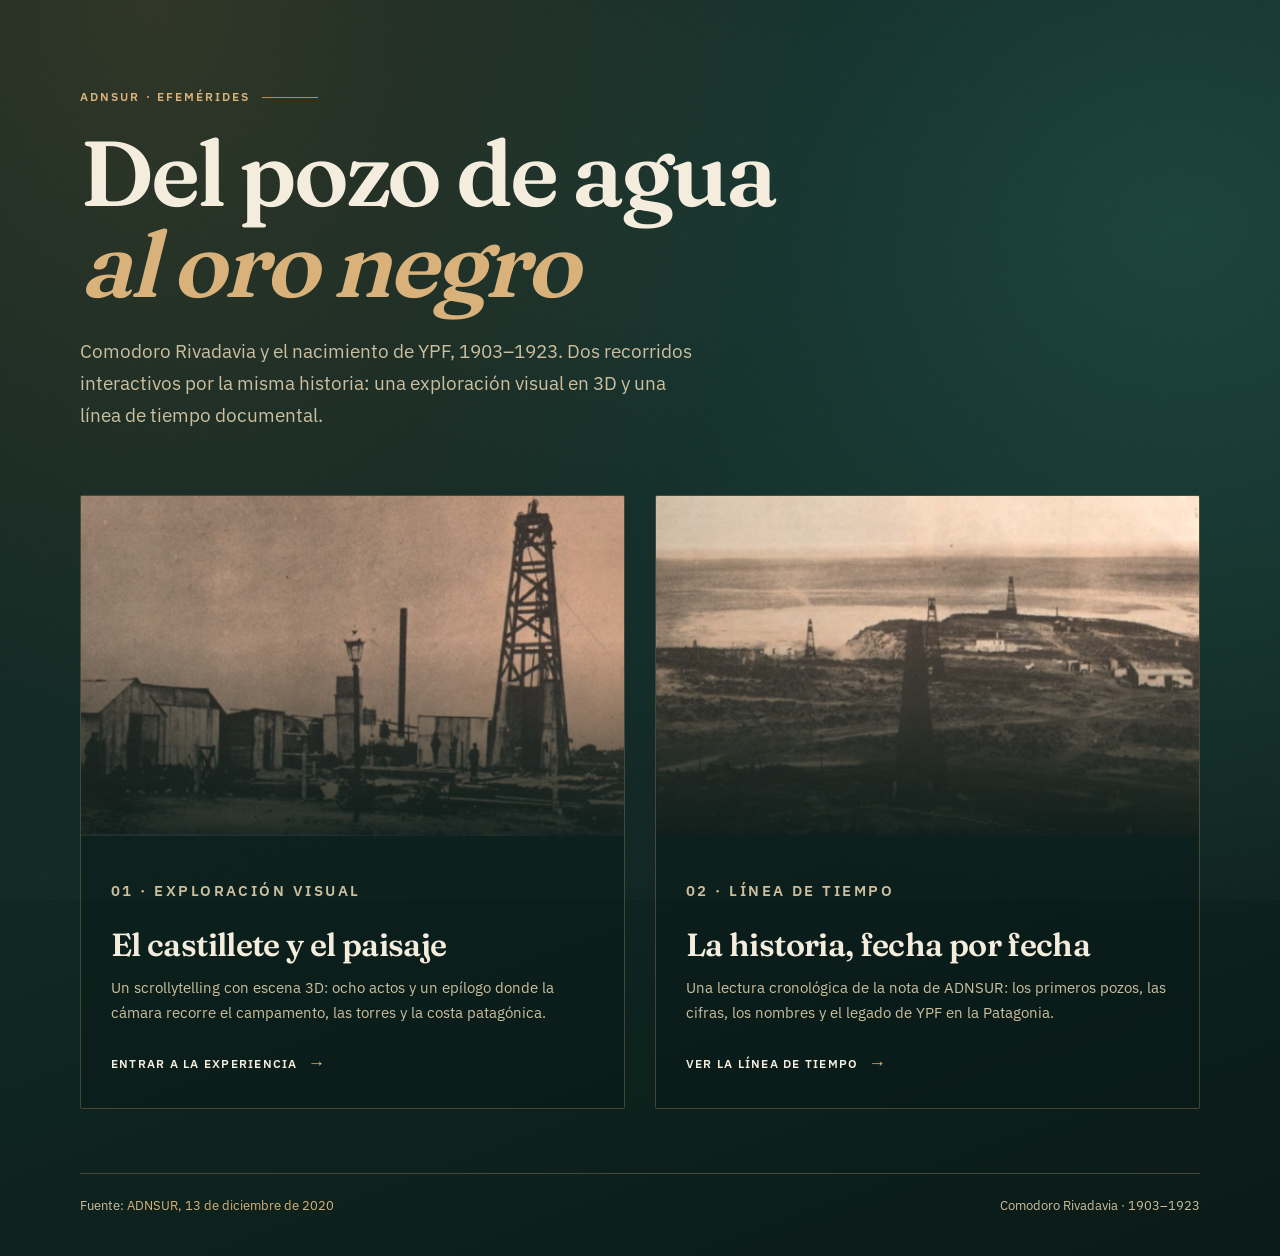
<file: index.html>
<!doctype html>
<html lang="es">
<head>
  <meta charset="utf-8" />
  <meta name="viewport" content="width=device-width, initial-scale=1" />
  <meta name="description" content="Del pozo de agua al oro negro: dos recorridos interactivos por el descubrimiento del petróleo en Comodoro Rivadavia y el nacimiento de YPF." />
  <meta name="theme-color" content="#0d211e" />
  <title>Del pozo de agua al oro negro · Comodoro Rivadavia y YPF</title>

  <link rel="icon" href="./experiencia/favicon.svg" type="image/svg+xml" />

  <style>
    @font-face {
      font-family: "Fraunces";
      font-style: normal;
      font-weight: 600;
      font-display: swap;
      src: url("./experiencia/assets/fonts/fraunces-600.woff2") format("woff2");
    }

    @font-face {
      font-family: "IBM Plex Sans";
      font-style: normal;
      font-weight: 400;
      font-display: swap;
      src: url("./experiencia/assets/fonts/ibm-plex-sans-400.woff2") format("woff2");
    }

    @font-face {
      font-family: "IBM Plex Sans";
      font-style: normal;
      font-weight: 600;
      font-display: swap;
      src: url("./experiencia/assets/fonts/ibm-plex-sans-600.woff2") format("woff2");
    }

    :root {
      --petrol: #0d211e;
      --petrol-2: #12312c;
      --petrol-3: #1b463f;
      --ochre: #c08a3e;
      --ochre-soft: #d8b27a;
      --cream: #f4eddd;
      --cream-muted: #cbbf9f;
      --line: rgba(216, 178, 122, 0.28);
      --serif: "Fraunces", "Iowan Old Style", "Palatino Linotype", Georgia, serif;
      --sans: "IBM Plex Sans", "Helvetica Neue", Helvetica, Arial, system-ui, sans-serif;
    }

    *,
    *::before,
    *::after {
      box-sizing: border-box;
    }

    html {
      color-scheme: dark;
    }

    body {
      margin: 0;
      min-height: 100svh;
      background-color: var(--petrol);
      background-image:
        radial-gradient(ellipse at 12% 0%, rgba(192, 138, 62, 0.18) 0, transparent 42%),
        radial-gradient(ellipse at 92% 18%, rgba(27, 70, 63, 0.85) 0, transparent 48%),
        linear-gradient(160deg, #0d211e 0%, #102823 52%, #0a1a17 100%);
      color: var(--cream);
      font-family: var(--sans);
      font-size: 16px;
      line-height: 1.6;
      -webkit-font-smoothing: antialiased;
    }

    body::before {
      content: "";
      position: fixed;
      inset: 0;
      z-index: -1;
      pointer-events: none;
      opacity: 0.05;
      background-image: url("data:image/svg+xml,%3Csvg xmlns='http://www.w3.org/2000/svg' width='160' height='160'%3E%3Cfilter id='n'%3E%3CfeTurbulence type='fractalNoise' baseFrequency='.82' numOctaves='3' stitchTiles='stitch'/%3E%3C/filter%3E%3Crect width='100%25' height='100%25' filter='url(%23n)'/%3E%3C/svg%3E");
    }

    ::selection {
      background: var(--ochre);
      color: var(--petrol);
    }

    a {
      color: inherit;
    }

    .shell {
      width: min(1120px, calc(100% - 40px));
      margin: 0 auto;
      padding: clamp(32px, 7vw, 88px) 0 40px;
    }

    .masthead {
      max-width: 760px;
      margin-bottom: clamp(36px, 6vw, 64px);
    }

    .eyebrow {
      display: flex;
      align-items: center;
      gap: 12px;
      margin: 0 0 22px;
      color: var(--ochre-soft);
      font-size: 0.72rem;
      font-weight: 600;
      letter-spacing: 0.18em;
      text-transform: uppercase;
    }

    .eyebrow::after {
      content: "";
      width: 56px;
      height: 1px;
      background: var(--ochre);
    }

    h1 {
      margin: 0;
      font-family: var(--serif);
      font-size: clamp(2.6rem, 7.2vw, 5.8rem);
      font-weight: 600;
      line-height: 0.98;
      letter-spacing: -0.035em;
      text-wrap: balance;
    }

    h1 em {
      color: var(--ochre-soft);
      font-style: italic;
      font-weight: 300;
    }

    .lede {
      max-width: 620px;
      margin: 26px 0 0;
      color: var(--cream-muted);
      font-size: clamp(1rem, 1.8vw, 1.18rem);
      line-height: 1.7;
      text-wrap: pretty;
    }

    .routes {
      display: grid;
      grid-template-columns: repeat(2, minmax(0, 1fr));
      gap: clamp(18px, 3vw, 30px);
    }

    .route {
      position: relative;
      display: flex;
      flex-direction: column;
      min-height: 100%;
      overflow: hidden;
      border: 1px solid var(--line);
      border-radius: 2px;
      background: rgba(9, 26, 23, 0.52);
      color: var(--cream);
      text-decoration: none;
      transition: border-color 220ms ease, transform 220ms ease, background-color 220ms ease;
    }

    .route:hover {
      border-color: rgba(216, 178, 122, 0.72);
      background: rgba(13, 33, 30, 0.78);
      transform: translateY(-4px);
    }

    .route:focus-visible {
      outline: 2px solid var(--ochre-soft);
      outline-offset: 4px;
    }

    .route__media {
      position: relative;
      aspect-ratio: 16 / 10;
      overflow: hidden;
      background: var(--petrol-2);
    }

    .route__media::after {
      content: "";
      position: absolute;
      inset: 0;
      background:
        linear-gradient(180deg, transparent 42%, rgba(9, 26, 23, 0.88) 100%),
        linear-gradient(90deg, rgba(9, 26, 23, 0.18), transparent 55%);
    }

    .route__media img {
      display: block;
      width: 100%;
      height: 100%;
      object-fit: cover;
      filter: sepia(0.18) saturate(0.78) contrast(1.04);
      transition: transform 700ms cubic-bezier(0.2, 0.65, 0.25, 1), filter 300ms ease;
    }

    .route:hover .route__media img {
      transform: scale(1.035);
      filter: sepia(0.08) saturate(0.92) contrast(1.04);
    }

    .route__body {
      display: flex;
      flex: 1;
      flex-direction: column;
      padding: clamp(20px, 3vw, 30px);
    }

    .route__index {
      margin: 0 0 12px;
      color: var(--ochre-soft);
      font-size: 0.7rem;
      font-weight: 600;
      letter-spacing: 0.16em;
      text-transform: uppercase;
    }

    .route h2 {
      margin: 0;
      font-family: var(--serif);
      font-size: clamp(1.45rem, 2.8vw, 2rem);
      font-weight: 600;
      line-height: 1.12;
      letter-spacing: -0.02em;
    }

    .route p {
      margin: 12px 0 24px;
      color: var(--cream-muted);
      font-size: 0.96rem;
      line-height: 1.65;
      text-wrap: pretty;
    }

    .route__cta {
      display: inline-flex;
      align-items: center;
      gap: 10px;
      margin-top: auto;
      color: var(--cream);
      font-size: 0.78rem;
      font-weight: 600;
      letter-spacing: 0.1em;
      text-transform: uppercase;
    }

    .route__cta::after {
      content: "→";
      color: var(--ochre-soft);
      font-size: 1.1rem;
      transition: transform 220ms ease;
    }

    .route:hover .route__cta::after {
      transform: translateX(4px);
    }

    .site-footer {
      display: flex;
      flex-wrap: wrap;
      align-items: baseline;
      justify-content: space-between;
      gap: 16px 32px;
      margin-top: clamp(36px, 6vw, 64px);
      padding-top: 22px;
      border-top: 1px solid var(--line);
      color: var(--cream-muted);
      font-size: 0.8rem;
    }

    .site-footer p {
      margin: 0;
    }

    .site-footer a {
      color: var(--ochre-soft);
      text-decoration: none;
      text-underline-offset: 3px;
    }

    .site-footer a:hover {
      text-decoration: underline;
    }

    @media (max-width: 760px) {
      .routes {
        grid-template-columns: 1fr;
      }

      .route__media {
        aspect-ratio: 16 / 9;
      }
    }

    @media (prefers-reduced-motion: reduce) {
      *,
      *::before,
      *::after {
        scroll-behavior: auto !important;
        transition-duration: 0.01ms !important;
        animation-duration: 0.01ms !important;
      }
    }
  </style>
</head>
<body>
  <main class="shell">
    <header class="masthead">
      <p class="eyebrow">ADNSUR · Efemérides</p>
      <h1>Del pozo de agua<br /><em>al oro negro</em></h1>
      <p class="lede">
        Comodoro Rivadavia y el nacimiento de YPF, 1903–1923. Dos recorridos
        interactivos por la misma historia: una exploración visual en 3D y una
        línea de tiempo documental.
      </p>
    </header>

    <section class="routes" aria-label="Recorridos del proyecto">
      <a class="route" href="./experiencia/">
        <div class="route__media">
          <img
            src="./experiencia/assets/photos/hero-derrick.jpg"
            width="1220"
            height="720"
            alt="Torre de perforación de madera y construcciones del campamento a comienzos del siglo XX."
          />
        </div>
        <div class="route__body">
          <p class="route__index">01 · Exploración visual</p>
          <h2>El castillete y el paisaje</h2>
          <p>
            Un scrollytelling con escena 3D: ocho actos y un epílogo donde la
            cámara recorre el campamento, las torres y la costa patagónica.
          </p>
          <span class="route__cta">Entrar a la experiencia</span>
        </div>
      </a>

      <a class="route" href="./artifact/">
        <div class="route__media">
          <img
            src="./experiencia/assets/photos/pozos-1922.jpg"
            width="1238"
            height="720"
            alt="Campo de torres de perforación en la costa patagónica, fotografía de 1922."
            loading="lazy"
          />
        </div>
        <div class="route__body">
          <p class="route__index">02 · Línea de tiempo</p>
          <h2>La historia, fecha por fecha</h2>
          <p>
            Una lectura cronológica de la nota de ADNSUR: los primeros pozos,
            las cifras, los nombres y el legado de YPF en la Patagonia.
          </p>
          <span class="route__cta">Ver la línea de tiempo</span>
        </div>
      </a>
    </section>

    <footer class="site-footer">
      <p>
        Fuente:
        <a
          href="https://www.adnsur.com.ar/sociedad/comodoro-rivadavia--la-ciudad-donde-se-descubrio-el-petroleo-y-nacio-la-historica-ypf_a5fd5a66e1ff12e43bc98791d"
          target="_blank"
          rel="noopener"
        >ADNSUR, 13 de diciembre de 2020</a>
      </p>
      <p>Comodoro Rivadavia · 1903–1923</p>
    </footer>
  </main>
</body>
</html>
</file>
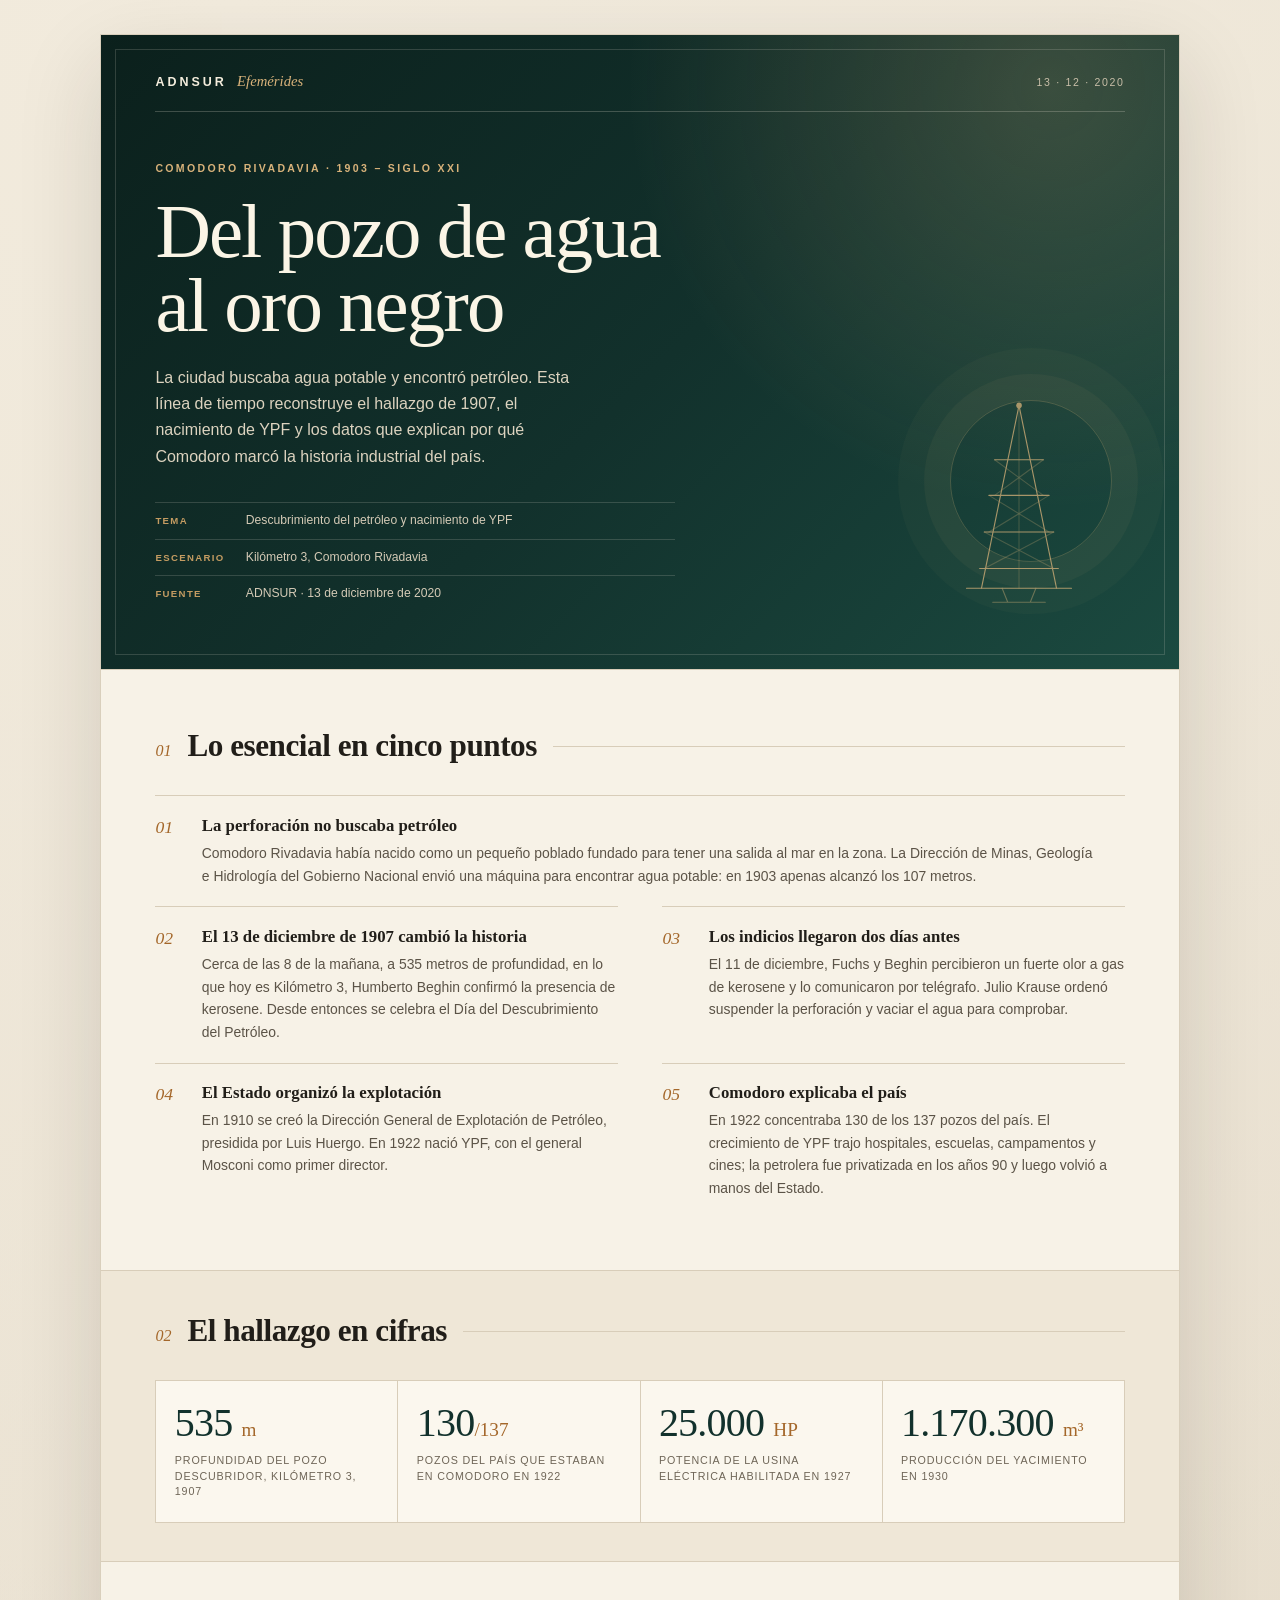
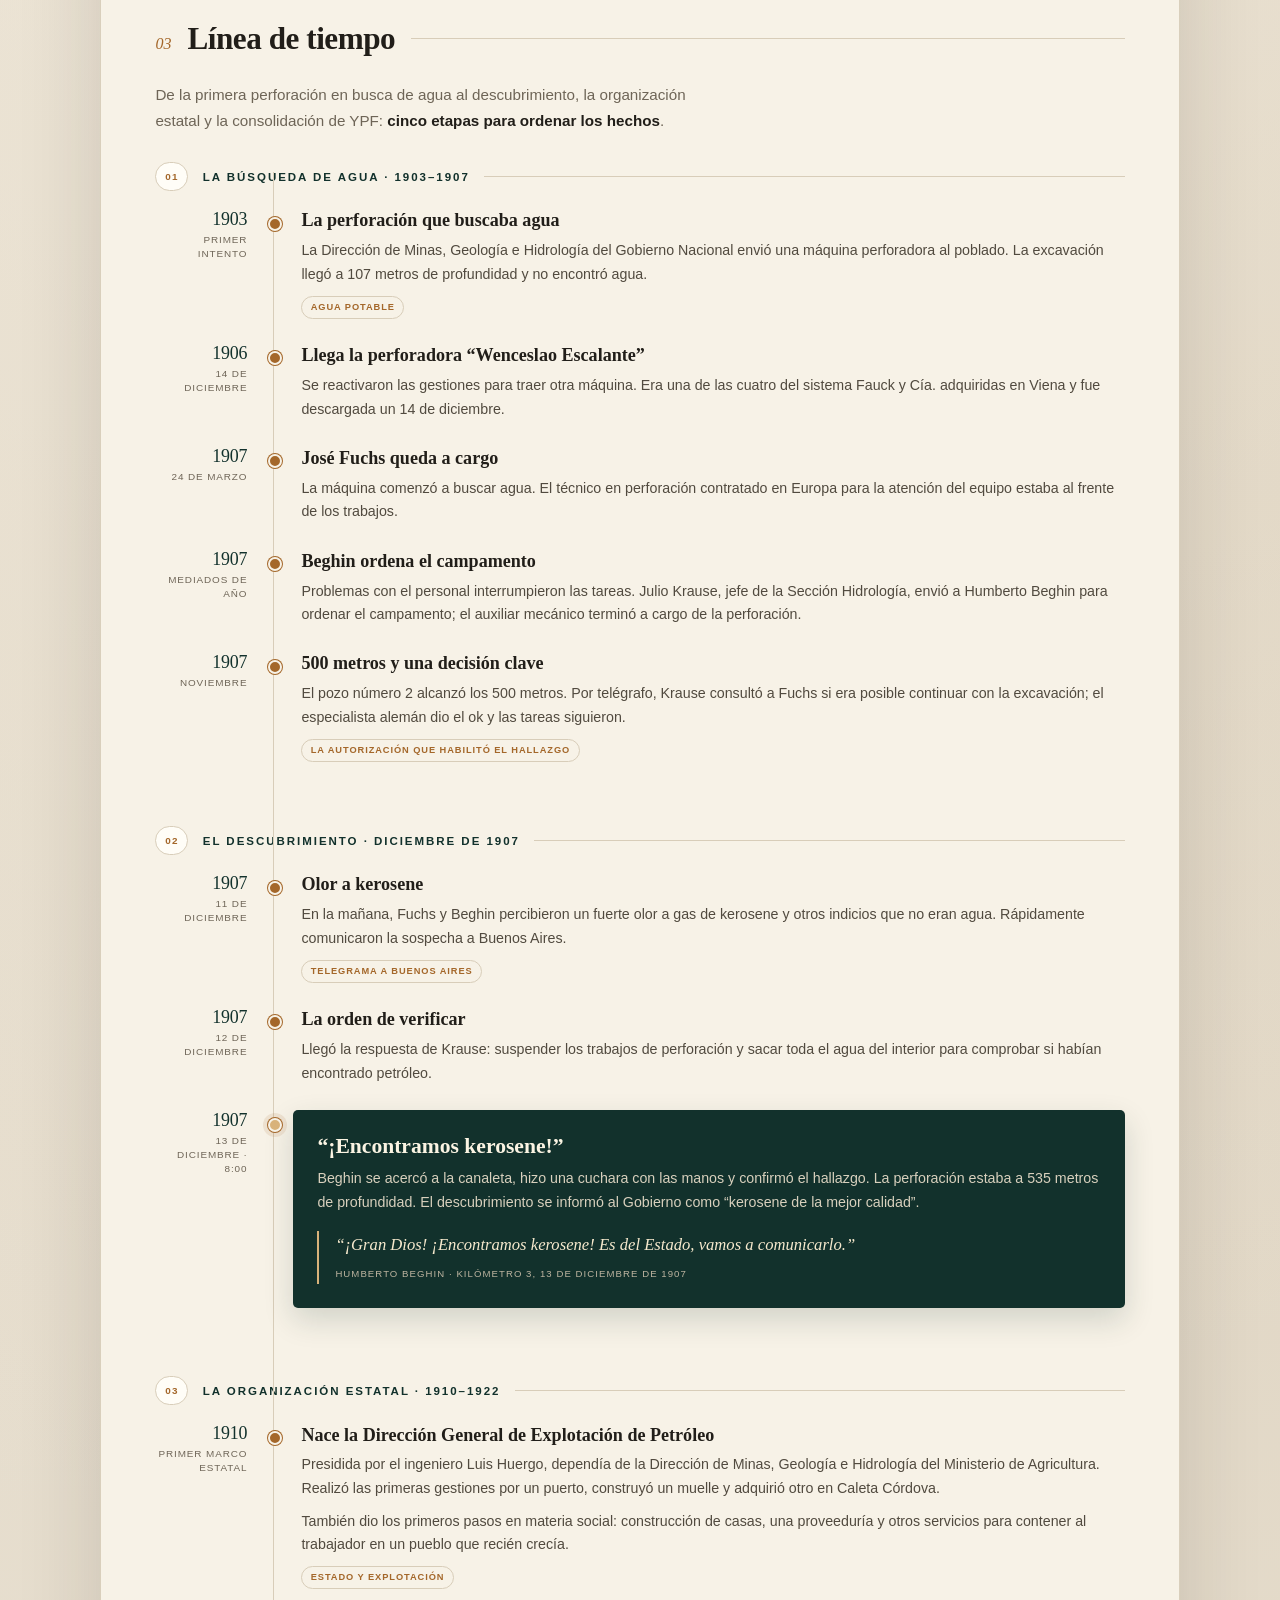
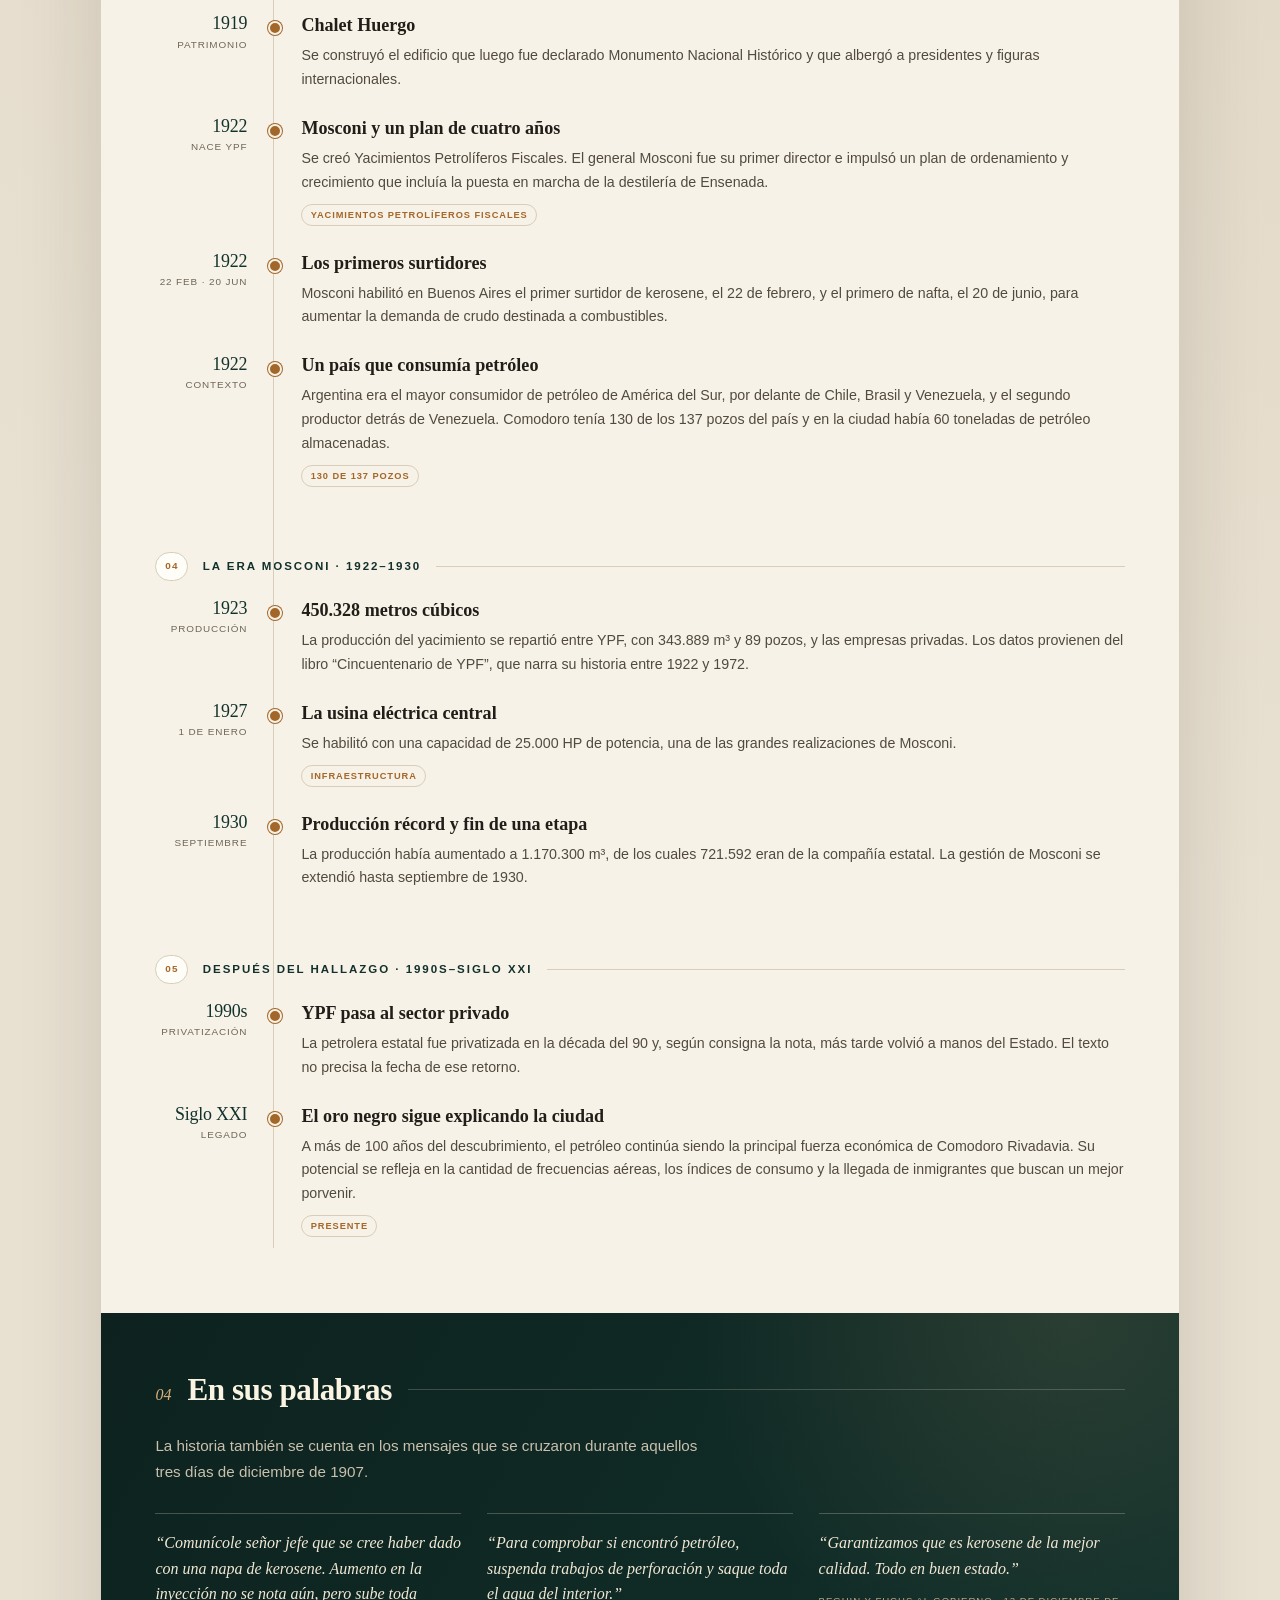
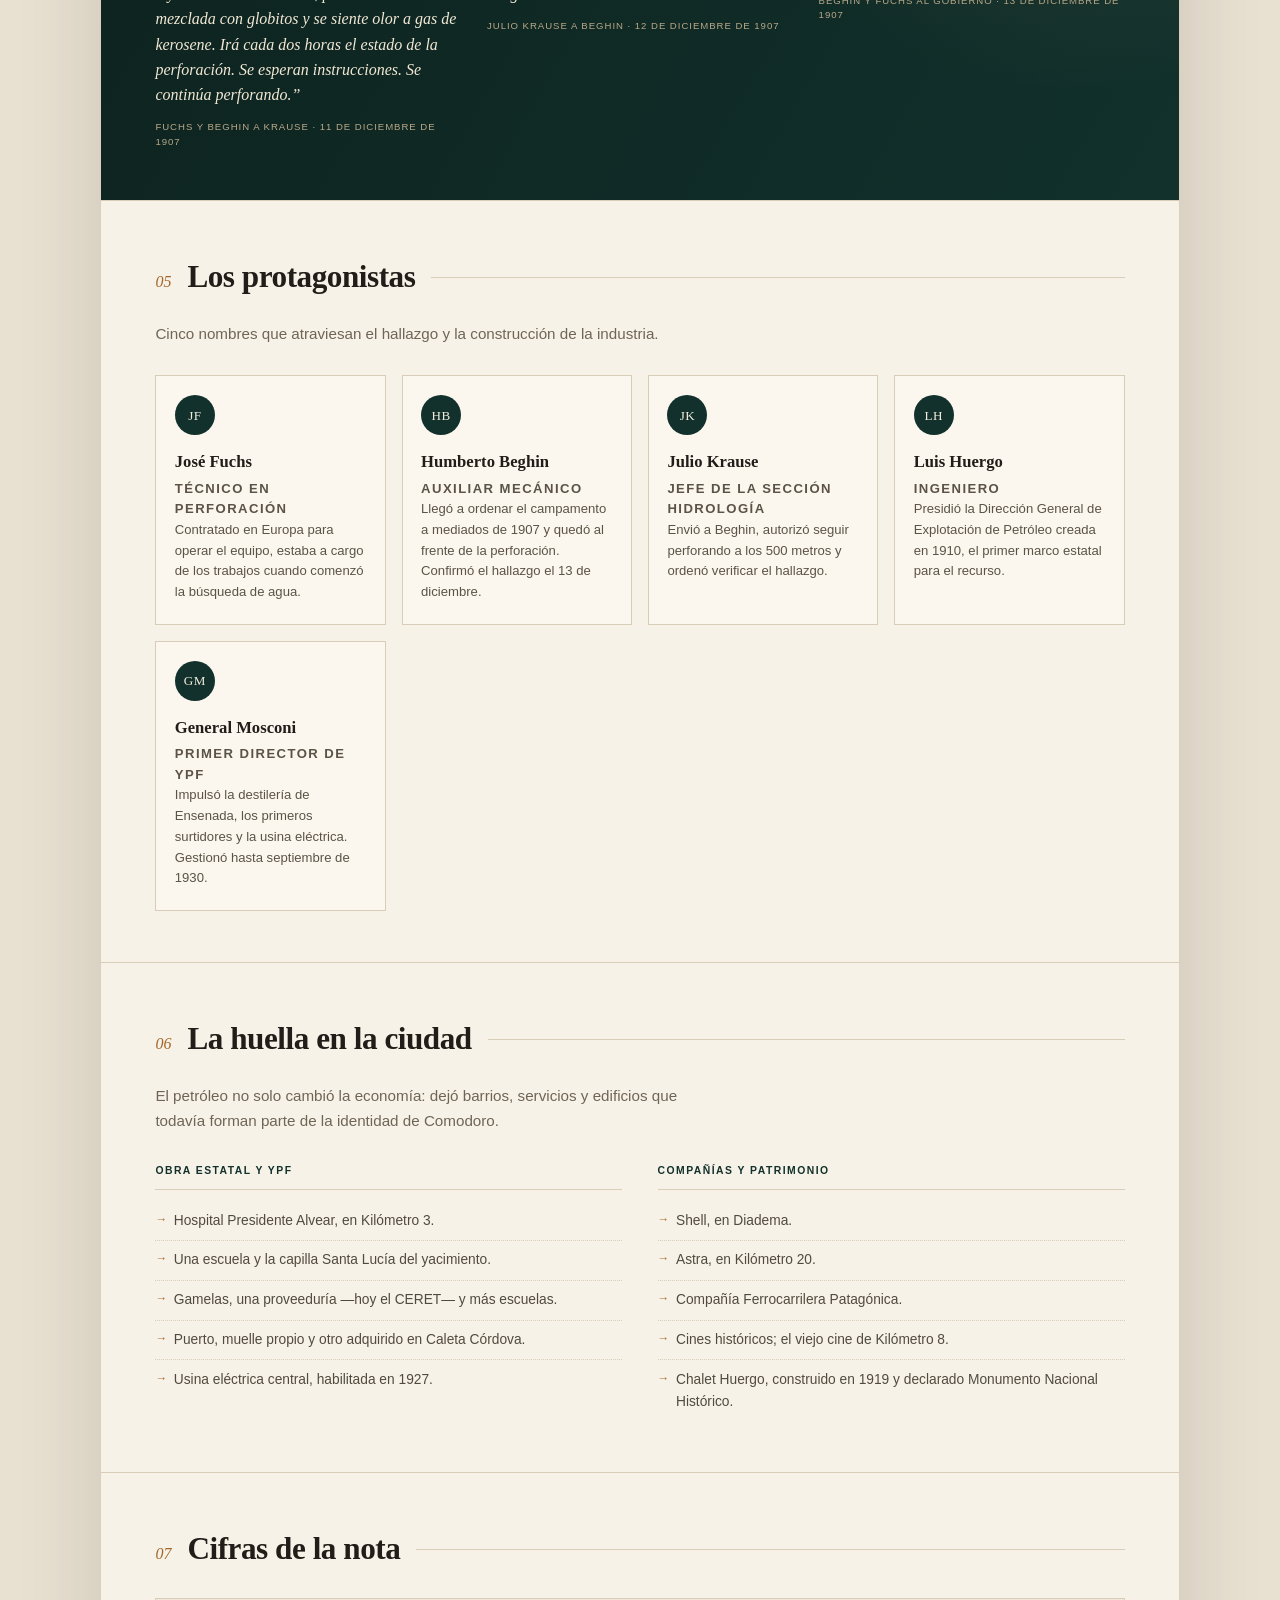
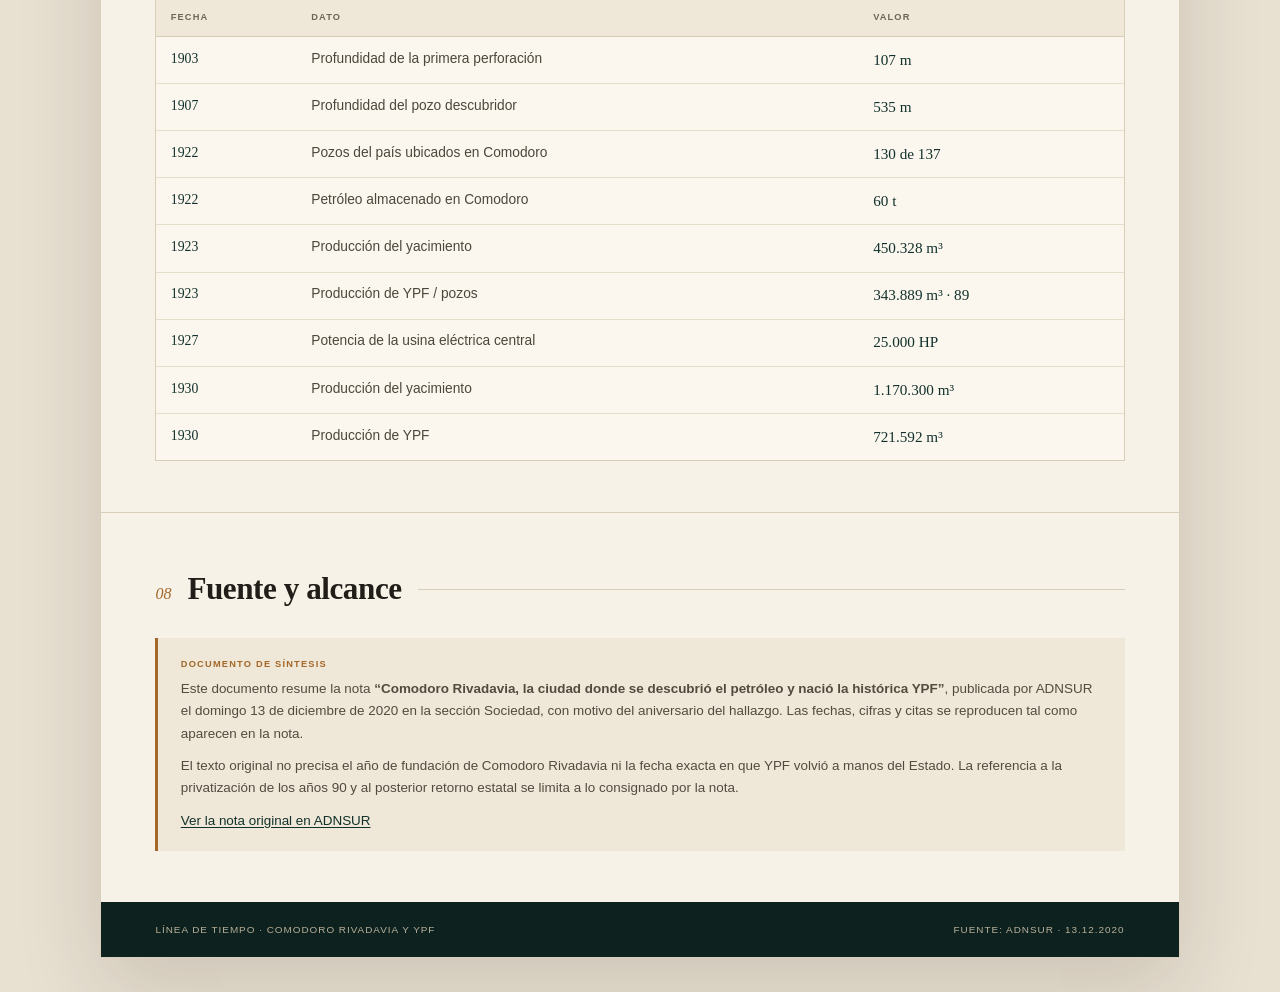
<file: artifact/index.html>
<!doctype html>
<html lang="es">
<head>
<meta charset="utf-8">
<meta name="viewport" content="width=device-width, initial-scale=1">
<title>Del pozo de agua al oro negro · Comodoro Rivadavia y YPF</title>
<style>
  :root{
    --paper:#f7f2e7;
    --paper-2:#efe7d7;
    --card:#fbf7ee;
    --ink:#211e19;
    --body:#403b32;
    --muted:#6e6557;
    --line:#d8cdb9;
    --petrol:#12312c;
    --petrol-2:#1b463f;
    --ochre:#a4672a;
    --ochre-light:#d8b27a;
    --cream:#f4eddd;
    --serif:"Iowan Old Style","Palatino Linotype","Book Antiqua",Palatino,Georgia,serif;
    --sans:"Helvetica Neue",Helvetica,Arial,system-ui,sans-serif;
  }
  *{box-sizing:border-box;}
  html{scroll-behavior:smooth;}
  body{
    margin:0;
    background-color:#e8e0d1;
    background-image:
      radial-gradient(circle at 18% 0%, #f2ebdd 0, transparent 42%),
      radial-gradient(circle at 100% 28%, #ded3c0 0, transparent 38%);
    color:var(--body);
    font-family:var(--sans);
    font-size:16px;
    line-height:1.6;
    -webkit-font-smoothing:antialiased;
  }
  .sheet{
    max-width:1080px;
    margin:34px auto;
    background:var(--paper);
    border:1px solid #d9cfbc;
    box-shadow:0 30px 80px rgba(38,30,18,.14);
  }

  /* ---------- HERO ---------- */
  .hero{
    position:relative;
    overflow:hidden;
    padding:2.2rem clamp(1.5rem,5vw,3.4rem) clamp(2.4rem,5vw,3.6rem);
    color:var(--cream);
    background:
      radial-gradient(circle at 88% 8%, rgba(216,178,122,.20), transparent 38%),
      linear-gradient(135deg,#0b201c 0%,#12312c 52%,#1b4a40 100%);
  }
  .hero::before{
    content:"";
    position:absolute;
    inset:14px;
    border:1px solid rgba(244,237,221,.16);
    pointer-events:none;
  }
  .masthead{
    position:relative;
    display:flex;
    align-items:baseline;
    gap:.65rem;
    padding-bottom:1.1rem;
    border-bottom:1px solid rgba(244,237,221,.22);
  }
  .brand{
    font-size:.78rem;
    font-weight:700;
    letter-spacing:.24em;
    color:var(--cream);
  }
  .brand-sub{
    font-family:var(--serif);
    font-style:italic;
    font-size:.92rem;
    color:var(--ochre-light);
  }
  .mast-date{
    margin-left:auto;
    font-size:.66rem;
    letter-spacing:.16em;
    text-transform:uppercase;
    color:#c9bfa9;
  }
  .hero-grid{
    position:relative;
    display:grid;
    grid-template-columns:minmax(0,1.55fr) minmax(150px,.45fr);
    gap:2rem;
    align-items:end;
    padding-top:clamp(1.8rem,4vw,3rem);
  }
  .kicker{
    margin:0 0 1.1rem;
    font-size:.66rem;
    font-weight:600;
    letter-spacing:.22em;
    text-transform:uppercase;
    color:var(--ochre-light);
  }
  h1{
    margin:0;
    font-family:var(--serif);
    font-weight:500;
    font-size:clamp(2.7rem,6.4vw,4.8rem);
    line-height:.96;
    letter-spacing:-.025em;
    color:#fbf5e6;
  }
  .deck{
    max-width:47ch;
    margin:1.4rem 0 0;
    font-size:1rem;
    line-height:1.65;
    color:#dcd3bf;
  }
  .hero-meta{
    list-style:none;
    margin:2rem 0 0;
    padding:0;
    max-width:520px;
  }
  .hero-meta li{
    display:flex;
    gap:.9rem;
    padding:.5rem 0;
    border-top:1px solid rgba(244,237,221,.16);
    font-size:.76rem;
    color:#d4cab6;
  }
  .hero-meta span{
    flex:0 0 76px;
    font-size:.6rem;
    font-weight:700;
    letter-spacing:.14em;
    text-transform:uppercase;
    color:#c49c62;
    padding-top:.12rem;
  }
  .hero-art{
    position:relative;
    display:flex;
    justify-content:center;
    align-items:flex-end;
    min-height:220px;
    color:var(--ochre-light);
  }
  .hero-art::before{
    content:"";
    position:absolute;
    right:6%;
    top:4%;
    width:160px;
    height:160px;
    border-radius:50%;
    border:1px solid rgba(216,178,122,.25);
    box-shadow:0 0 0 26px rgba(216,178,122,.05), 0 0 0 52px rgba(216,178,122,.03);
  }
  .hero-art svg{
    position:relative;
    width:150px;
    height:auto;
    opacity:.75;
  }

  /* ---------- SECTIONS ---------- */
  .section{
    padding:clamp(2rem,4.5vw,3.2rem) clamp(1.5rem,5vw,3.4rem);
    border-top:1px solid var(--line);
  }
  .sec-head{
    display:flex;
    align-items:baseline;
    gap:1rem;
    margin-bottom:1.5rem;
  }
  .sec-num{
    font-family:var(--serif);
    font-style:italic;
    font-size:1rem;
    color:var(--ochre);
  }
  .sec-title{
    margin:0;
    font-family:var(--serif);
    font-weight:600;
    font-size:clamp(1.45rem,2.7vw,1.95rem);
    letter-spacing:-.015em;
    color:var(--ink);
  }
  .sec-rule{
    flex:1;
    height:1px;
    background:var(--line);
    align-self:center;
  }
  .lead{
    max-width:66ch;
    margin:-.35rem 0 1.8rem;
    font-size:.95rem;
    line-height:1.7;
    color:var(--muted);
  }
  .lead strong{color:var(--ink);font-weight:600;}

  /* ---------- ESSENTIALS ---------- */
  .essentials{
    list-style:none;
    counter-reset:ess;
    display:grid;
    grid-template-columns:1fr 1fr;
    gap:0 2.8rem;
    margin:0;
    padding:0;
  }
  .essentials li{
    counter-increment:ess;
    position:relative;
    padding:1.15rem 0 1.2rem 2.9rem;
    border-top:1px solid var(--line);
  }
  .essentials li:first-child{
    grid-column:1 / -1;
    padding-right:2rem;
  }
  .essentials li::before{
    content:"0" counter(ess);
    position:absolute;
    left:0;
    top:1.02rem;
    font-family:var(--serif);
    font-style:italic;
    font-size:1.1rem;
    color:var(--ochre);
  }
  .essentials h3{
    margin:0 0 .35rem;
    font-family:var(--serif);
    font-weight:600;
    font-size:1.05rem;
    line-height:1.3;
    color:var(--ink);
  }
  .essentials p{
    margin:0;
    font-size:.87rem;
    line-height:1.62;
    color:#5b5347;
  }

  /* ---------- STATS ---------- */
  .stats-band{
    background:var(--paper-2);
    padding-top:2.2rem;
    padding-bottom:2.4rem;
  }
  .stats{
    display:grid;
    grid-template-columns:repeat(4,1fr);
    gap:1px;
    background:var(--line);
    border:1px solid var(--line);
  }
  .stat{
    background:var(--card);
    padding:1.35rem 1.15rem 1.4rem;
  }
  .stat .num{
    font-family:var(--serif);
    font-size:clamp(1.75rem,3.3vw,2.5rem);
    line-height:1;
    color:var(--petrol);
    letter-spacing:-.02em;
    white-space:nowrap;
  }
  .stat .num small{
    font-size:.48em;
    letter-spacing:0;
    color:var(--ochre);
  }
  .stat .lab{
    margin-top:.65rem;
    font-size:.67rem;
    line-height:1.45;
    letter-spacing:.08em;
    text-transform:uppercase;
    color:var(--muted);
  }

  /* ---------- TIMELINE ---------- */
  .timeline{
    position:relative;
    margin-top:.6rem;
  }
  .timeline::before{
    content:"";
    position:absolute;
    left:118px;
    top:10px;
    bottom:14px;
    width:1px;
    background:var(--line);
  }
  .stage{
    margin-top:2.5rem;
  }
  .stage:first-child{margin-top:0;}
  .stage-head{
    display:flex;
    align-items:center;
    gap:.9rem;
    margin:0 0 1.1rem;
  }
  .stage-num{
    font-size:.62rem;
    font-weight:700;
    letter-spacing:.12em;
    color:var(--ochre);
    border:1px solid var(--line);
    border-radius:999px;
    padding:.34rem .55rem;
    background:#fffdf7;
  }
  .stage-title{
    font-size:.72rem;
    font-weight:700;
    letter-spacing:.17em;
    text-transform:uppercase;
    color:var(--petrol);
    white-space:nowrap;
  }
  .stage-line{
    flex:1;
    height:1px;
    background:var(--line);
  }
  .event{
    position:relative;
    display:grid;
    grid-template-columns:118px minmax(0,1fr);
    padding-bottom:1.55rem;
  }
  .event::before{
    content:"";
    position:absolute;
    left:113px;
    top:8px;
    width:10px;
    height:10px;
    border-radius:50%;
    background:var(--ochre);
    border:2px solid var(--paper);
    box-shadow:0 0 0 1px var(--ochre);
  }
  .when{
    padding-right:26px;
    text-align:right;
  }
  .when .y{
    display:block;
    font-family:var(--serif);
    font-size:1.12rem;
    line-height:1.15;
    color:var(--petrol);
    letter-spacing:-.01em;
  }
  .when .d{
    display:block;
    margin-top:.22rem;
    font-size:.62rem;
    line-height:1.4;
    letter-spacing:.09em;
    text-transform:uppercase;
    color:var(--muted);
  }
  .what{
    padding-left:28px;
    padding-top:.05rem;
  }
  .what h3{
    margin:0 0 .38rem;
    font-family:var(--serif);
    font-weight:600;
    font-size:1.13rem;
    line-height:1.32;
    color:var(--ink);
  }
  .what p{
    margin:0;
    font-size:.89rem;
    line-height:1.66;
    color:#514a3f;
  }
  .what p + p{margin-top:.55rem;}
  .tag{
    display:inline-block;
    margin-top:.6rem;
    padding:.17rem .52rem;
    border:1px solid var(--line);
    border-radius:999px;
    font-size:.58rem;
    font-weight:700;
    letter-spacing:.1em;
    text-transform:uppercase;
    color:var(--ochre);
  }
  .event.key{padding-bottom:1.8rem;}
  .event.key::before{
    background:var(--ochre-light);
    box-shadow:0 0 0 1px var(--ochre), 0 0 0 5px rgba(164,103,42,.12);
  }
  .event.key .what{
    margin-left:20px;
    padding:1.35rem 1.5rem 1.5rem;
    background:var(--petrol);
    border-radius:5px;
    box-shadow:0 12px 30px rgba(18,49,44,.16);
  }
  .event.key .what h3{
    color:#fbf4e3;
    font-size:1.35rem;
    margin-bottom:.45rem;
  }
  .event.key .what p{color:#d8d0bd;}
  .event.key .what blockquote{
    margin:1rem 0 0;
    padding:.15rem 0 .15rem 1rem;
    border-left:2px solid var(--ochre-light);
    font-family:var(--serif);
    font-style:italic;
    font-size:1.04rem;
    line-height:1.5;
    color:#f6e9cd;
  }
  .event.key .what cite{
    display:block;
    margin-top:.55rem;
    font-family:var(--sans);
    font-style:normal;
    font-size:.6rem;
    letter-spacing:.11em;
    text-transform:uppercase;
    color:#bdb4a0;
  }

  /* ---------- QUOTES ---------- */
  .quotes-band{
    border-top:0;
    background:
      radial-gradient(circle at 90% 0%, rgba(216,178,122,.13), transparent 35%),
      linear-gradient(120deg,#0d221e,#12312c);
    color:var(--cream);
  }
  .quotes-band .sec-title{color:#fbf4e3;}
  .quotes-band .sec-num{color:var(--ochre-light);}
  .quotes-band .sec-rule{background:rgba(244,237,221,.2);}
  .quotes-band .lead{color:#c9c0ad;}
  .quote-grid{
    display:grid;
    grid-template-columns:repeat(3,1fr);
    gap:1.6rem;
  }
  .quote{
    border-top:1px solid rgba(244,237,221,.24);
    padding-top:1rem;
  }
  .quote p{
    margin:0;
    font-family:var(--serif);
    font-style:italic;
    font-size:1rem;
    line-height:1.58;
    color:#f1e8d5;
  }
  .quote cite{
    display:block;
    margin-top:.8rem;
    font-family:var(--sans);
    font-style:normal;
    font-size:.6rem;
    line-height:1.5;
    letter-spacing:.1em;
    text-transform:uppercase;
    color:#b9a888;
  }

  /* ---------- PEOPLE ---------- */
  .people{
    display:grid;
    grid-template-columns:repeat(auto-fit,minmax(185px,1fr));
    gap:1rem;
  }
  .person{
    background:var(--card);
    border:1px solid var(--line);
    padding:1.2rem 1.15rem 1.3rem;
  }
  .mono{
    display:grid;
    place-items:center;
    width:40px;
    height:40px;
    margin-bottom:.85rem;
    border-radius:50%;
    background:var(--petrol);
    color:#f3ecdc;
    font-family:var(--serif);
    font-size:.82rem;
    letter-spacing:.03em;
  }
  .person h3{
    margin:0 0 .18rem;
    font-family:var(--serif);
    font-weight:600;
    font-size:1.04rem;
    color:var(--ink);
  }
  .role{
    margin:0 0 .55rem;
    font-size:.57rem;
    font-weight:700;
    letter-spacing:.11em;
    text-transform:uppercase;
    color:var(--ochre);
  }
  .person p{
    margin:0;
    font-size:.82rem;
    line-height:1.58;
    color:#5b5347;
  }

  /* ---------- LEGACY ---------- */
  .legacy{
    display:grid;
    grid-template-columns:1fr 1fr;
    gap:2.2rem;
  }
  .legacy h3{
    margin:0 0 .7rem;
    font-size:.65rem;
    font-weight:700;
    letter-spacing:.14em;
    text-transform:uppercase;
    color:var(--petrol);
    padding-bottom:.55rem;
    border-bottom:1px solid var(--line);
  }
  .clean{
    list-style:none;
    margin:0;
    padding:0;
  }
  .clean li{
    position:relative;
    padding:.55rem 0 .55rem 1.15rem;
    border-bottom:1px dotted var(--line);
    font-size:.86rem;
    line-height:1.55;
    color:#514a3f;
  }
  .clean li:last-child{border-bottom:0;}
  .clean li::before{
    content:"→";
    position:absolute;
    left:0;
    top:.55rem;
    font-size:.74rem;
    color:var(--ochre);
  }

  /* ---------- TABLE ---------- */
  .table-wrap{
    overflow-x:auto;
    border:1px solid var(--line);
    background:var(--card);
  }
  table{
    width:100%;
    border-collapse:collapse;
    font-size:.86rem;
  }
  thead th{
    padding:.7rem .9rem;
    text-align:left;
    font-size:.58rem;
    letter-spacing:.12em;
    text-transform:uppercase;
    color:var(--muted);
    background:var(--paper-2);
    border-bottom:1px solid var(--line);
    white-space:nowrap;
  }
  tbody td{
    padding:.68rem .9rem;
    border-bottom:1px solid #e7ddcb;
    vertical-align:top;
    color:#4d463b;
  }
  tbody tr:last-child td{border-bottom:0;}
  tbody td:first-child{
    font-family:var(--serif);
    color:var(--petrol);
    white-space:nowrap;
  }
  td.value{
    font-family:var(--serif);
    font-size:.95rem;
    color:var(--petrol);
    white-space:nowrap;
  }

  /* ---------- SOURCE ---------- */
  .source{
    background:var(--paper-2);
    border-left:3px solid var(--ochre);
    padding:1.2rem 1.4rem;
    font-size:.84rem;
    line-height:1.65;
    color:#524b40;
  }
  .source p{margin:0;}
  .source p + p{margin-top:.65rem;}
  .source a{
    color:var(--petrol);
    text-decoration:underline;
    text-underline-offset:2px;
    word-break:break-word;
  }
  .source .src-label{
    display:block;
    margin-bottom:.35rem;
    font-size:.58rem;
    font-weight:700;
    letter-spacing:.13em;
    text-transform:uppercase;
    color:var(--ochre);
  }

  /* ---------- FOOTER ---------- */
  .doc-footer{
    display:flex;
    justify-content:space-between;
    gap:1rem;
    padding:1.2rem clamp(1.5rem,5vw,3.4rem);
    background:#0d221e;
    color:#b9b09c;
    font-size:.62rem;
    letter-spacing:.1em;
    text-transform:uppercase;
  }
  .doc-footer span:last-child{text-align:right;}

  /* ---------- RESPONSIVE ---------- */
  @media (max-width:860px){
    .sheet{margin:18px 12px;}
    .hero-grid{grid-template-columns:1fr;}
    .hero-art{display:none;}
    .essentials{grid-template-columns:1fr;}
    .essentials li:first-child{padding-right:0;}
    .stats{grid-template-columns:1fr 1fr;}
    .quote-grid{grid-template-columns:1fr;}
    .legacy{grid-template-columns:1fr;}
  }
  @media (max-width:640px){
    body{font-size:15px;}
    .sheet{margin:0;border-left:0;border-right:0;}
    .mast-date{display:none;}
    .hero::before{inset:8px;}
    .hero-meta li{flex-direction:column;gap:.15rem;}
    .hero-meta span{flex:none;}
    .timeline::before{left:5px;}
    .event{
      display:block;
      padding-left:26px;
      padding-bottom:1.5rem;
    }
    .event::before{left:0;top:7px;}
    .when{
      display:flex;
      align-items:baseline;
      gap:.55rem;
      padding:0 0 .3rem;
      text-align:left;
    }
    .when .y{font-size:1.05rem;}
    .when .d{margin-top:0;}
    .what{padding-left:0;}
    .event.key .what{margin-left:0;padding:1.15rem 1.15rem 1.3rem;}
    .stage-head{gap:.6rem;}
    .stage-title{white-space:normal;line-height:1.5;}
    .stat .num{white-space:normal;}
    .doc-footer{flex-direction:column;gap:.35rem;}
    .doc-footer span:last-child{text-align:left;}
  }

  @media print{
    @page{margin:14mm;}
    body{background:#fff;}
    .sheet{max-width:none;margin:0;border:0;box-shadow:none;}
    .hero,.quotes-band,.event.key .what,.mono,.stat .num,.doc-footer{
      -webkit-print-color-adjust:exact;
      print-color-adjust:exact;
    }
    .section{padding:2rem 2.2rem;}
    .event,.person,.quote,.stat,.source{break-inside:avoid;}
    .hero{padding:2.2rem;}
  }
</style>
</head>
<body>
<main class="sheet">

  <header class="hero">
    <div class="masthead">
      <span class="brand">ADNSUR</span>
      <span class="brand-sub">Efemérides</span>
      <span class="mast-date">13 · 12 · 2020</span>
    </div>
    <div class="hero-grid">
      <div class="hero-copy">
        <p class="kicker">Comodoro Rivadavia · 1903 – siglo XXI</p>
        <h1>Del pozo de agua<br>al oro negro</h1>
        <p class="deck">La ciudad buscaba agua potable y encontró petróleo. Esta línea de tiempo reconstruye el hallazgo de 1907, el nacimiento de YPF y los datos que explican por qué Comodoro marcó la historia industrial del país.</p>
        <ul class="hero-meta">
          <li><span>Tema</span>Descubrimiento del petróleo y nacimiento de YPF</li>
          <li><span>Escenario</span>Kilómetro 3, Comodoro Rivadavia</li>
          <li><span>Fuente</span>ADNSUR · 13 de diciembre de 2020</li>
        </ul>
      </div>
      <div class="hero-art" aria-hidden="true">
        <svg viewBox="0 0 160 230" fill="none" stroke="currentColor" stroke-width="1.2" stroke-linecap="round">
          <path d="M80 10 L40 205 M80 10 L120 205"/>
          <path d="M54 68 L106 68 M48 106 L112 106 M43 145 L117 145 M38 184 L122 184"/>
          <path d="M80 10 L80 205" opacity=".3"/>
          <path d="M54 68 L106 106 M106 68 L54 106 M48 106 L112 145 M112 106 L48 145 M43 145 L117 184 M117 145 L43 184" opacity=".35"/>
          <path d="M24 205 H136"/>
          <path d="M62 205 L68 220 M98 205 L92 220 M52 220 H108" opacity=".55"/>
          <circle cx="80" cy="10" r="3" fill="currentColor" stroke="none"/>
        </svg>
      </div>
    </div>
  </header>

  <section class="section">
    <div class="sec-head">
      <span class="sec-num">01</span>
      <h2 class="sec-title">Lo esencial en cinco puntos</h2>
      <span class="sec-rule"></span>
    </div>
    <ol class="essentials">
      <li>
        <h3>La perforación no buscaba petróleo</h3>
        <p>Comodoro Rivadavia había nacido como un pequeño poblado fundado para tener una salida al mar en la zona. La Dirección de Minas, Geología e Hidrología del Gobierno Nacional envió una máquina para encontrar agua potable: en 1903 apenas alcanzó los 107 metros.</p>
      </li>
      <li>
        <h3>El 13 de diciembre de 1907 cambió la historia</h3>
        <p>Cerca de las 8 de la mañana, a 535 metros de profundidad, en lo que hoy es Kilómetro 3, Humberto Beghin confirmó la presencia de kerosene. Desde entonces se celebra el Día del Descubrimiento del Petróleo.</p>
      </li>
      <li>
        <h3>Los indicios llegaron dos días antes</h3>
        <p>El 11 de diciembre, Fuchs y Beghin percibieron un fuerte olor a gas de kerosene y lo comunicaron por telégrafo. Julio Krause ordenó suspender la perforación y vaciar el agua para comprobar.</p>
      </li>
      <li>
        <h3>El Estado organizó la explotación</h3>
        <p>En 1910 se creó la Dirección General de Explotación de Petróleo, presidida por Luis Huergo. En 1922 nació YPF, con el general Mosconi como primer director.</p>
      </li>
      <li>
        <h3>Comodoro explicaba el país</h3>
        <p>En 1922 concentraba 130 de los 137 pozos del país. El crecimiento de YPF trajo hospitales, escuelas, campamentos y cines; la petrolera fue privatizada en los años 90 y luego volvió a manos del Estado.</p>
      </li>
    </ol>
  </section>

  <section class="section stats-band">
    <div class="sec-head">
      <span class="sec-num">02</span>
      <h2 class="sec-title">El hallazgo en cifras</h2>
      <span class="sec-rule"></span>
    </div>
    <div class="stats">
      <div class="stat">
        <div class="num">535 <small>m</small></div>
        <div class="lab">Profundidad del pozo descubridor, Kilómetro 3, 1907</div>
      </div>
      <div class="stat">
        <div class="num">130<small>/137</small></div>
        <div class="lab">Pozos del país que estaban en Comodoro en 1922</div>
      </div>
      <div class="stat">
        <div class="num">25.000 <small>HP</small></div>
        <div class="lab">Potencia de la usina eléctrica habilitada en 1927</div>
      </div>
      <div class="stat">
        <div class="num">1.170.300 <small>m³</small></div>
        <div class="lab">Producción del yacimiento en 1930</div>
      </div>
    </div>
  </section>

  <section class="section">
    <div class="sec-head">
      <span class="sec-num">03</span>
      <h2 class="sec-title">Línea de tiempo</h2>
      <span class="sec-rule"></span>
    </div>
    <p class="lead">De la primera perforación en busca de agua al descubrimiento, la organización estatal y la consolidación de YPF: <strong>cinco etapas para ordenar los hechos</strong>.</p>

    <div class="timeline">

      <div class="stage">
        <div class="stage-head">
          <span class="stage-num">01</span>
          <span class="stage-title">La búsqueda de agua · 1903–1907</span>
          <span class="stage-line"></span>
        </div>

        <article class="event">
          <div class="when"><span class="y">1903</span><span class="d">Primer intento</span></div>
          <div class="what">
            <h3>La perforación que buscaba agua</h3>
            <p>La Dirección de Minas, Geología e Hidrología del Gobierno Nacional envió una máquina perforadora al poblado. La excavación llegó a 107 metros de profundidad y no encontró agua.</p>
            <span class="tag">Agua potable</span>
          </div>
        </article>

        <article class="event">
          <div class="when"><span class="y">1906</span><span class="d">14 de diciembre</span></div>
          <div class="what">
            <h3>Llega la perforadora “Wenceslao Escalante”</h3>
            <p>Se reactivaron las gestiones para traer otra máquina. Era una de las cuatro del sistema Fauck y Cía. adquiridas en Viena y fue descargada un 14 de diciembre.</p>
          </div>
        </article>

        <article class="event">
          <div class="when"><span class="y">1907</span><span class="d">24 de marzo</span></div>
          <div class="what">
            <h3>José Fuchs queda a cargo</h3>
            <p>La máquina comenzó a buscar agua. El técnico en perforación contratado en Europa para la atención del equipo estaba al frente de los trabajos.</p>
          </div>
        </article>

        <article class="event">
          <div class="when"><span class="y">1907</span><span class="d">Mediados de año</span></div>
          <div class="what">
            <h3>Beghin ordena el campamento</h3>
            <p>Problemas con el personal interrumpieron las tareas. Julio Krause, jefe de la Sección Hidrología, envió a Humberto Beghin para ordenar el campamento; el auxiliar mecánico terminó a cargo de la perforación.</p>
          </div>
        </article>

        <article class="event">
          <div class="when"><span class="y">1907</span><span class="d">Noviembre</span></div>
          <div class="what">
            <h3>500 metros y una decisión clave</h3>
            <p>El pozo número 2 alcanzó los 500 metros. Por telégrafo, Krause consultó a Fuchs si era posible continuar con la excavación; el especialista alemán dio el ok y las tareas siguieron.</p>
            <span class="tag">La autorización que habilitó el hallazgo</span>
          </div>
        </article>
      </div>

      <div class="stage">
        <div class="stage-head">
          <span class="stage-num">02</span>
          <span class="stage-title">El descubrimiento · diciembre de 1907</span>
          <span class="stage-line"></span>
        </div>

        <article class="event">
          <div class="when"><span class="y">1907</span><span class="d">11 de diciembre</span></div>
          <div class="what">
            <h3>Olor a kerosene</h3>
            <p>En la mañana, Fuchs y Beghin percibieron un fuerte olor a gas de kerosene y otros indicios que no eran agua. Rápidamente comunicaron la sospecha a Buenos Aires.</p>
            <span class="tag">Telegrama a Buenos Aires</span>
          </div>
        </article>

        <article class="event">
          <div class="when"><span class="y">1907</span><span class="d">12 de diciembre</span></div>
          <div class="what">
            <h3>La orden de verificar</h3>
            <p>Llegó la respuesta de Krause: suspender los trabajos de perforación y sacar toda el agua del interior para comprobar si habían encontrado petróleo.</p>
          </div>
        </article>

        <article class="event key">
          <div class="when"><span class="y">1907</span><span class="d">13 de diciembre · 8:00</span></div>
          <div class="what">
            <h3>“¡Encontramos kerosene!”</h3>
            <p>Beghin se acercó a la canaleta, hizo una cuchara con las manos y confirmó el hallazgo. La perforación estaba a 535 metros de profundidad. El descubrimiento se informó al Gobierno como “kerosene de la mejor calidad”.</p>
            <blockquote>“¡Gran Dios! ¡Encontramos kerosene! Es del Estado, vamos a comunicarlo.”<cite>Humberto Beghin · Kilómetro 3, 13 de diciembre de 1907</cite></blockquote>
          </div>
        </article>
      </div>

      <div class="stage">
        <div class="stage-head">
          <span class="stage-num">03</span>
          <span class="stage-title">La organización estatal · 1910–1922</span>
          <span class="stage-line"></span>
        </div>

        <article class="event">
          <div class="when"><span class="y">1910</span><span class="d">Primer marco estatal</span></div>
          <div class="what">
            <h3>Nace la Dirección General de Explotación de Petróleo</h3>
            <p>Presidida por el ingeniero Luis Huergo, dependía de la Dirección de Minas, Geología e Hidrología del Ministerio de Agricultura. Realizó las primeras gestiones por un puerto, construyó un muelle y adquirió otro en Caleta Córdova.</p>
            <p>También dio los primeros pasos en materia social: construcción de casas, una proveeduría y otros servicios para contener al trabajador en un pueblo que recién crecía.</p>
            <span class="tag">Estado y explotación</span>
          </div>
        </article>

        <article class="event">
          <div class="when"><span class="y">1919</span><span class="d">Patrimonio</span></div>
          <div class="what">
            <h3>Chalet Huergo</h3>
            <p>Se construyó el edificio que luego fue declarado Monumento Nacional Histórico y que albergó a presidentes y figuras internacionales.</p>
          </div>
        </article>

        <article class="event">
          <div class="when"><span class="y">1922</span><span class="d">Nace YPF</span></div>
          <div class="what">
            <h3>Mosconi y un plan de cuatro años</h3>
            <p>Se creó Yacimientos Petrolíferos Fiscales. El general Mosconi fue su primer director e impulsó un plan de ordenamiento y crecimiento que incluía la puesta en marcha de la destilería de Ensenada.</p>
            <span class="tag">Yacimientos Petrolíferos Fiscales</span>
          </div>
        </article>

        <article class="event">
          <div class="when"><span class="y">1922</span><span class="d">22 feb · 20 jun</span></div>
          <div class="what">
            <h3>Los primeros surtidores</h3>
            <p>Mosconi habilitó en Buenos Aires el primer surtidor de kerosene, el 22 de febrero, y el primero de nafta, el 20 de junio, para aumentar la demanda de crudo destinada a combustibles.</p>
          </div>
        </article>

        <article class="event">
          <div class="when"><span class="y">1922</span><span class="d">Contexto</span></div>
          <div class="what">
            <h3>Un país que consumía petróleo</h3>
            <p>Argentina era el mayor consumidor de petróleo de América del Sur, por delante de Chile, Brasil y Venezuela, y el segundo productor detrás de Venezuela. Comodoro tenía 130 de los 137 pozos del país y en la ciudad había 60 toneladas de petróleo almacenadas.</p>
            <span class="tag">130 de 137 pozos</span>
          </div>
        </article>
      </div>

      <div class="stage">
        <div class="stage-head">
          <span class="stage-num">04</span>
          <span class="stage-title">La era Mosconi · 1922–1930</span>
          <span class="stage-line"></span>
        </div>

        <article class="event">
          <div class="when"><span class="y">1923</span><span class="d">Producción</span></div>
          <div class="what">
            <h3>450.328 metros cúbicos</h3>
            <p>La producción del yacimiento se repartió entre YPF, con 343.889 m³ y 89 pozos, y las empresas privadas. Los datos provienen del libro “Cincuentenario de YPF”, que narra su historia entre 1922 y 1972.</p>
          </div>
        </article>

        <article class="event">
          <div class="when"><span class="y">1927</span><span class="d">1 de enero</span></div>
          <div class="what">
            <h3>La usina eléctrica central</h3>
            <p>Se habilitó con una capacidad de 25.000 HP de potencia, una de las grandes realizaciones de Mosconi.</p>
            <span class="tag">Infraestructura</span>
          </div>
        </article>

        <article class="event">
          <div class="when"><span class="y">1930</span><span class="d">Septiembre</span></div>
          <div class="what">
            <h3>Producción récord y fin de una etapa</h3>
            <p>La producción había aumentado a 1.170.300 m³, de los cuales 721.592 eran de la compañía estatal. La gestión de Mosconi se extendió hasta septiembre de 1930.</p>
          </div>
        </article>
      </div>

      <div class="stage">
        <div class="stage-head">
          <span class="stage-num">05</span>
          <span class="stage-title">Después del hallazgo · 1990s–siglo XXI</span>
          <span class="stage-line"></span>
        </div>

        <article class="event">
          <div class="when"><span class="y">1990s</span><span class="d">Privatización</span></div>
          <div class="what">
            <h3>YPF pasa al sector privado</h3>
            <p>La petrolera estatal fue privatizada en la década del 90 y, según consigna la nota, más tarde volvió a manos del Estado. El texto no precisa la fecha de ese retorno.</p>
          </div>
        </article>

        <article class="event">
          <div class="when"><span class="y">Siglo XXI</span><span class="d">Legado</span></div>
          <div class="what">
            <h3>El oro negro sigue explicando la ciudad</h3>
            <p>A más de 100 años del descubrimiento, el petróleo continúa siendo la principal fuerza económica de Comodoro Rivadavia. Su potencial se refleja en la cantidad de frecuencias aéreas, los índices de consumo y la llegada de inmigrantes que buscan un mejor porvenir.</p>
            <span class="tag">Presente</span>
          </div>
        </article>
      </div>

    </div>
  </section>

  <section class="section quotes-band">
    <div class="sec-head">
      <span class="sec-num">04</span>
      <h2 class="sec-title">En sus palabras</h2>
      <span class="sec-rule"></span>
    </div>
    <p class="lead">La historia también se cuenta en los mensajes que se cruzaron durante aquellos tres días de diciembre de 1907.</p>
    <div class="quote-grid">
      <div class="quote">
        <p>“Comunícole señor jefe que se cree haber dado con una napa de kerosene. Aumento en la inyección no se nota aún, pero sube toda mezclada con globitos y se siente olor a gas de kerosene. Irá cada dos horas el estado de la perforación. Se esperan instrucciones. Se continúa perforando.”</p>
        <cite>Fuchs y Beghin a Krause · 11 de diciembre de 1907</cite>
      </div>
      <div class="quote">
        <p>“Para comprobar si encontró petróleo, suspenda trabajos de perforación y saque toda el agua del interior.”</p>
        <cite>Julio Krause a Beghin · 12 de diciembre de 1907</cite>
      </div>
      <div class="quote">
        <p>“Garantizamos que es kerosene de la mejor calidad. Todo en buen estado.”</p>
        <cite>Beghin y Fuchs al Gobierno · 13 de diciembre de 1907</cite>
      </div>
    </div>
  </section>

  <section class="section">
    <div class="sec-head">
      <span class="sec-num">05</span>
      <h2 class="sec-title">Los protagonistas</h2>
      <span class="sec-rule"></span>
    </div>
    <p class="lead">Cinco nombres que atraviesan el hallazgo y la construcción de la industria.</p>
    <div class="people">
      <article class="person">
        <div class="mono">JF</div>
        <h3>José Fuchs</h3>
        <p class="role">Técnico en perforación</p>
        <p>Contratado en Europa para operar el equipo, estaba a cargo de los trabajos cuando comenzó la búsqueda de agua.</p>
      </article>
      <article class="person">
        <div class="mono">HB</div>
        <h3>Humberto Beghin</h3>
        <p class="role">Auxiliar mecánico</p>
        <p>Llegó a ordenar el campamento a mediados de 1907 y quedó al frente de la perforación. Confirmó el hallazgo el 13 de diciembre.</p>
      </article>
      <article class="person">
        <div class="mono">JK</div>
        <h3>Julio Krause</h3>
        <p class="role">Jefe de la Sección Hidrología</p>
        <p>Envió a Beghin, autorizó seguir perforando a los 500 metros y ordenó verificar el hallazgo.</p>
      </article>
      <article class="person">
        <div class="mono">LH</div>
        <h3>Luis Huergo</h3>
        <p class="role">Ingeniero</p>
        <p>Presidió la Dirección General de Explotación de Petróleo creada en 1910, el primer marco estatal para el recurso.</p>
      </article>
      <article class="person">
        <div class="mono">GM</div>
        <h3>General Mosconi</h3>
        <p class="role">Primer director de YPF</p>
        <p>Impulsó la destilería de Ensenada, los primeros surtidores y la usina eléctrica. Gestionó hasta septiembre de 1930.</p>
      </article>
    </div>
  </section>

  <section class="section">
    <div class="sec-head">
      <span class="sec-num">06</span>
      <h2 class="sec-title">La huella en la ciudad</h2>
      <span class="sec-rule"></span>
    </div>
    <p class="lead">El petróleo no solo cambió la economía: dejó barrios, servicios y edificios que todavía forman parte de la identidad de Comodoro.</p>
    <div class="legacy">
      <div>
        <h3>Obra estatal y YPF</h3>
        <ul class="clean">
          <li>Hospital Presidente Alvear, en Kilómetro 3.</li>
          <li>Una escuela y la capilla Santa Lucía del yacimiento.</li>
          <li>Gamelas, una proveeduría —hoy el CERET— y más escuelas.</li>
          <li>Puerto, muelle propio y otro adquirido en Caleta Córdova.</li>
          <li>Usina eléctrica central, habilitada en 1927.</li>
        </ul>
      </div>
      <div>
        <h3>Compañías y patrimonio</h3>
        <ul class="clean">
          <li>Shell, en Diadema.</li>
          <li>Astra, en Kilómetro 20.</li>
          <li>Compañía Ferrocarrilera Patagónica.</li>
          <li>Cines históricos; el viejo cine de Kilómetro 8.</li>
          <li>Chalet Huergo, construido en 1919 y declarado Monumento Nacional Histórico.</li>
        </ul>
      </div>
    </div>
  </section>

  <section class="section">
    <div class="sec-head">
      <span class="sec-num">07</span>
      <h2 class="sec-title">Cifras de la nota</h2>
      <span class="sec-rule"></span>
    </div>
    <div class="table-wrap">
      <table>
        <thead>
          <tr>
            <th>Fecha</th>
            <th>Dato</th>
            <th>Valor</th>
          </tr>
        </thead>
        <tbody>
          <tr>
            <td>1903</td>
            <td>Profundidad de la primera perforación</td>
            <td class="value">107 m</td>
          </tr>
          <tr>
            <td>1907</td>
            <td>Profundidad del pozo descubridor</td>
            <td class="value">535 m</td>
          </tr>
          <tr>
            <td>1922</td>
            <td>Pozos del país ubicados en Comodoro</td>
            <td class="value">130 de 137</td>
          </tr>
          <tr>
            <td>1922</td>
            <td>Petróleo almacenado en Comodoro</td>
            <td class="value">60 t</td>
          </tr>
          <tr>
            <td>1923</td>
            <td>Producción del yacimiento</td>
            <td class="value">450.328 m³</td>
          </tr>
          <tr>
            <td>1923</td>
            <td>Producción de YPF / pozos</td>
            <td class="value">343.889 m³ · 89</td>
          </tr>
          <tr>
            <td>1927</td>
            <td>Potencia de la usina eléctrica central</td>
            <td class="value">25.000 HP</td>
          </tr>
          <tr>
            <td>1930</td>
            <td>Producción del yacimiento</td>
            <td class="value">1.170.300 m³</td>
          </tr>
          <tr>
            <td>1930</td>
            <td>Producción de YPF</td>
            <td class="value">721.592 m³</td>
          </tr>
        </tbody>
      </table>
    </div>
  </section>

  <section class="section">
    <div class="sec-head">
      <span class="sec-num">08</span>
      <h2 class="sec-title">Fuente y alcance</h2>
      <span class="sec-rule"></span>
    </div>
    <div class="source">
      <span class="src-label">Documento de síntesis</span>
      <p>Este documento resume la nota <strong>“Comodoro Rivadavia, la ciudad donde se descubrió el petróleo y nació la histórica YPF”</strong>, publicada por ADNSUR el domingo 13 de diciembre de 2020 en la sección Sociedad, con motivo del aniversario del hallazgo. Las fechas, cifras y citas se reproducen tal como aparecen en la nota.</p>
      <p>El texto original no precisa el año de fundación de Comodoro Rivadavia ni la fecha exacta en que YPF volvió a manos del Estado. La referencia a la privatización de los años 90 y al posterior retorno estatal se limita a lo consignado por la nota.</p>
      <p><a href="https://www.adnsur.com.ar/sociedad/comodoro-rivadavia--la-ciudad-donde-se-descubrio-el-petroleo-y-nacio-la-historica-ypf_a5fd5a66e1ff12e43bc98791d" target="_blank" rel="noopener">Ver la nota original en ADNSUR</a></p>
    </div>
  </section>

  <footer class="doc-footer">
    <span>Línea de tiempo · Comodoro Rivadavia y YPF</span>
    <span>Fuente: ADNSUR · 13.12.2020</span>
  </footer>

</main>
</body>
</html>
</file>
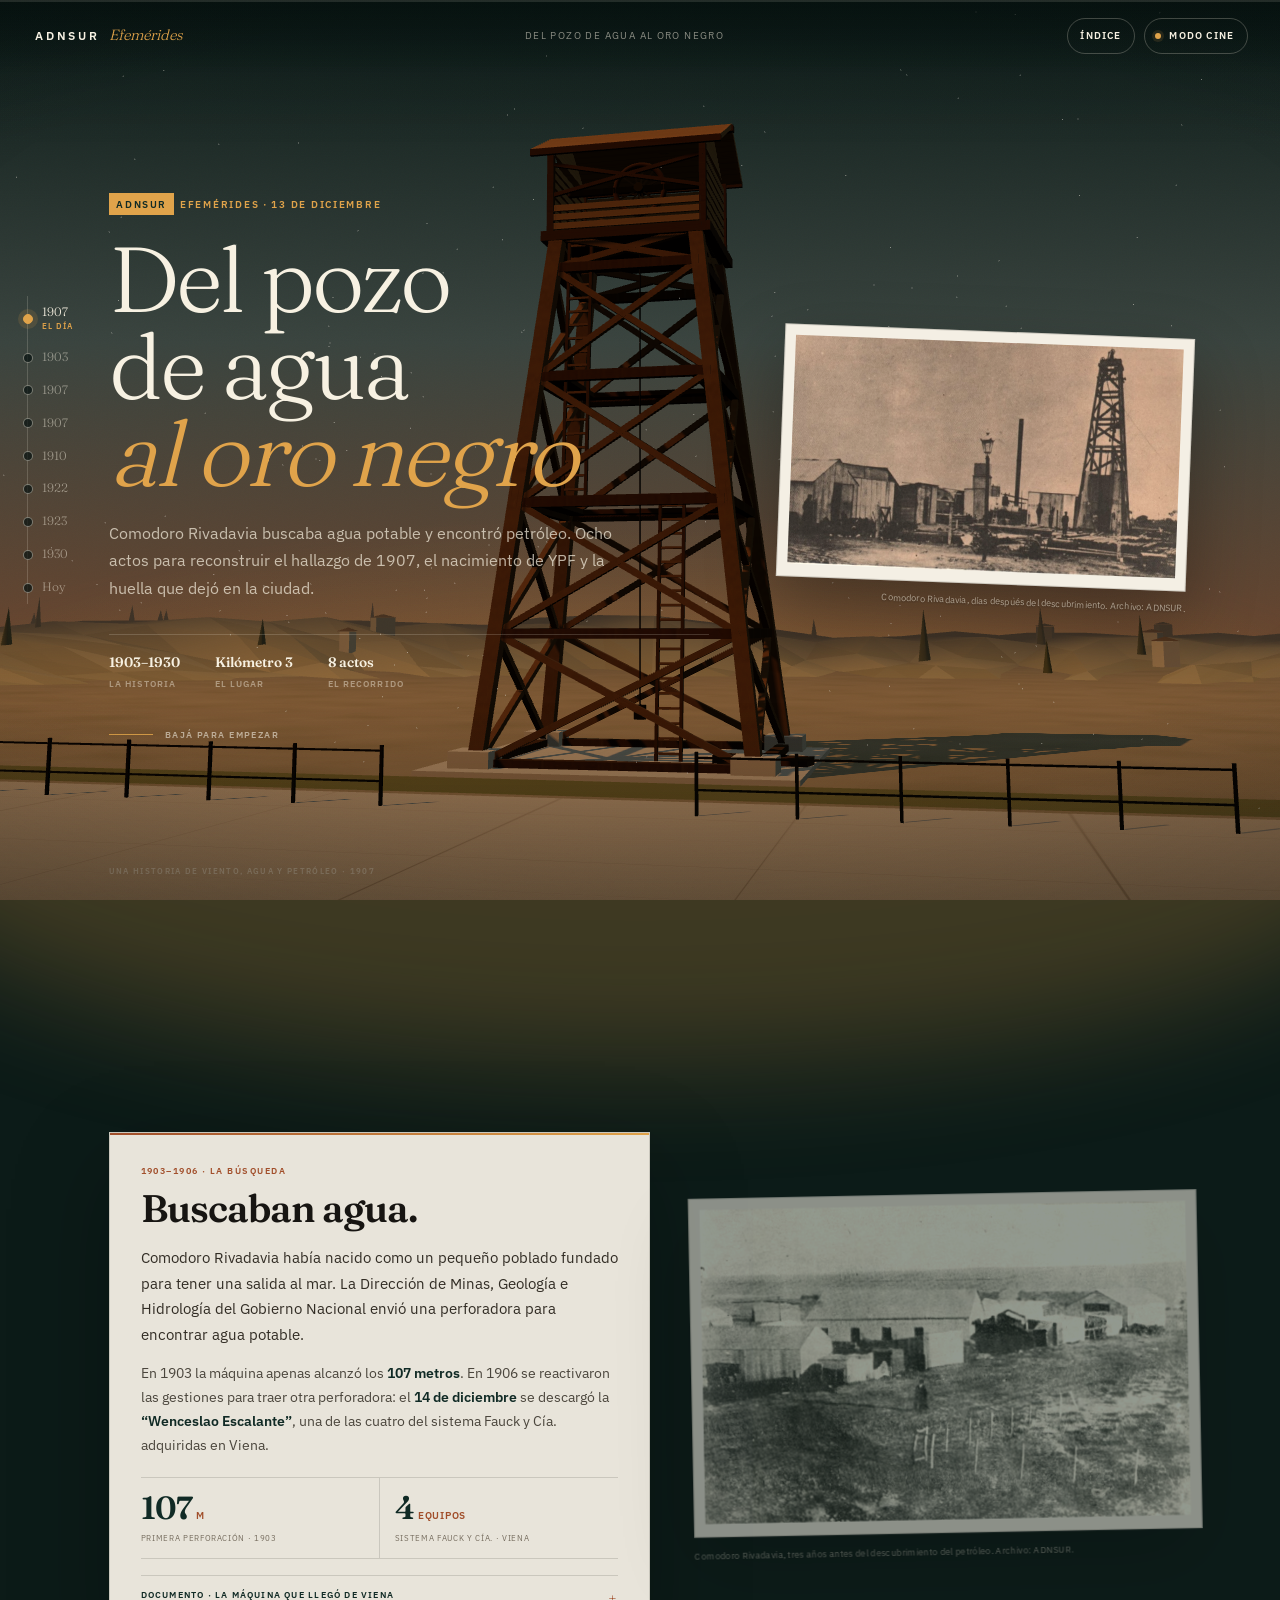
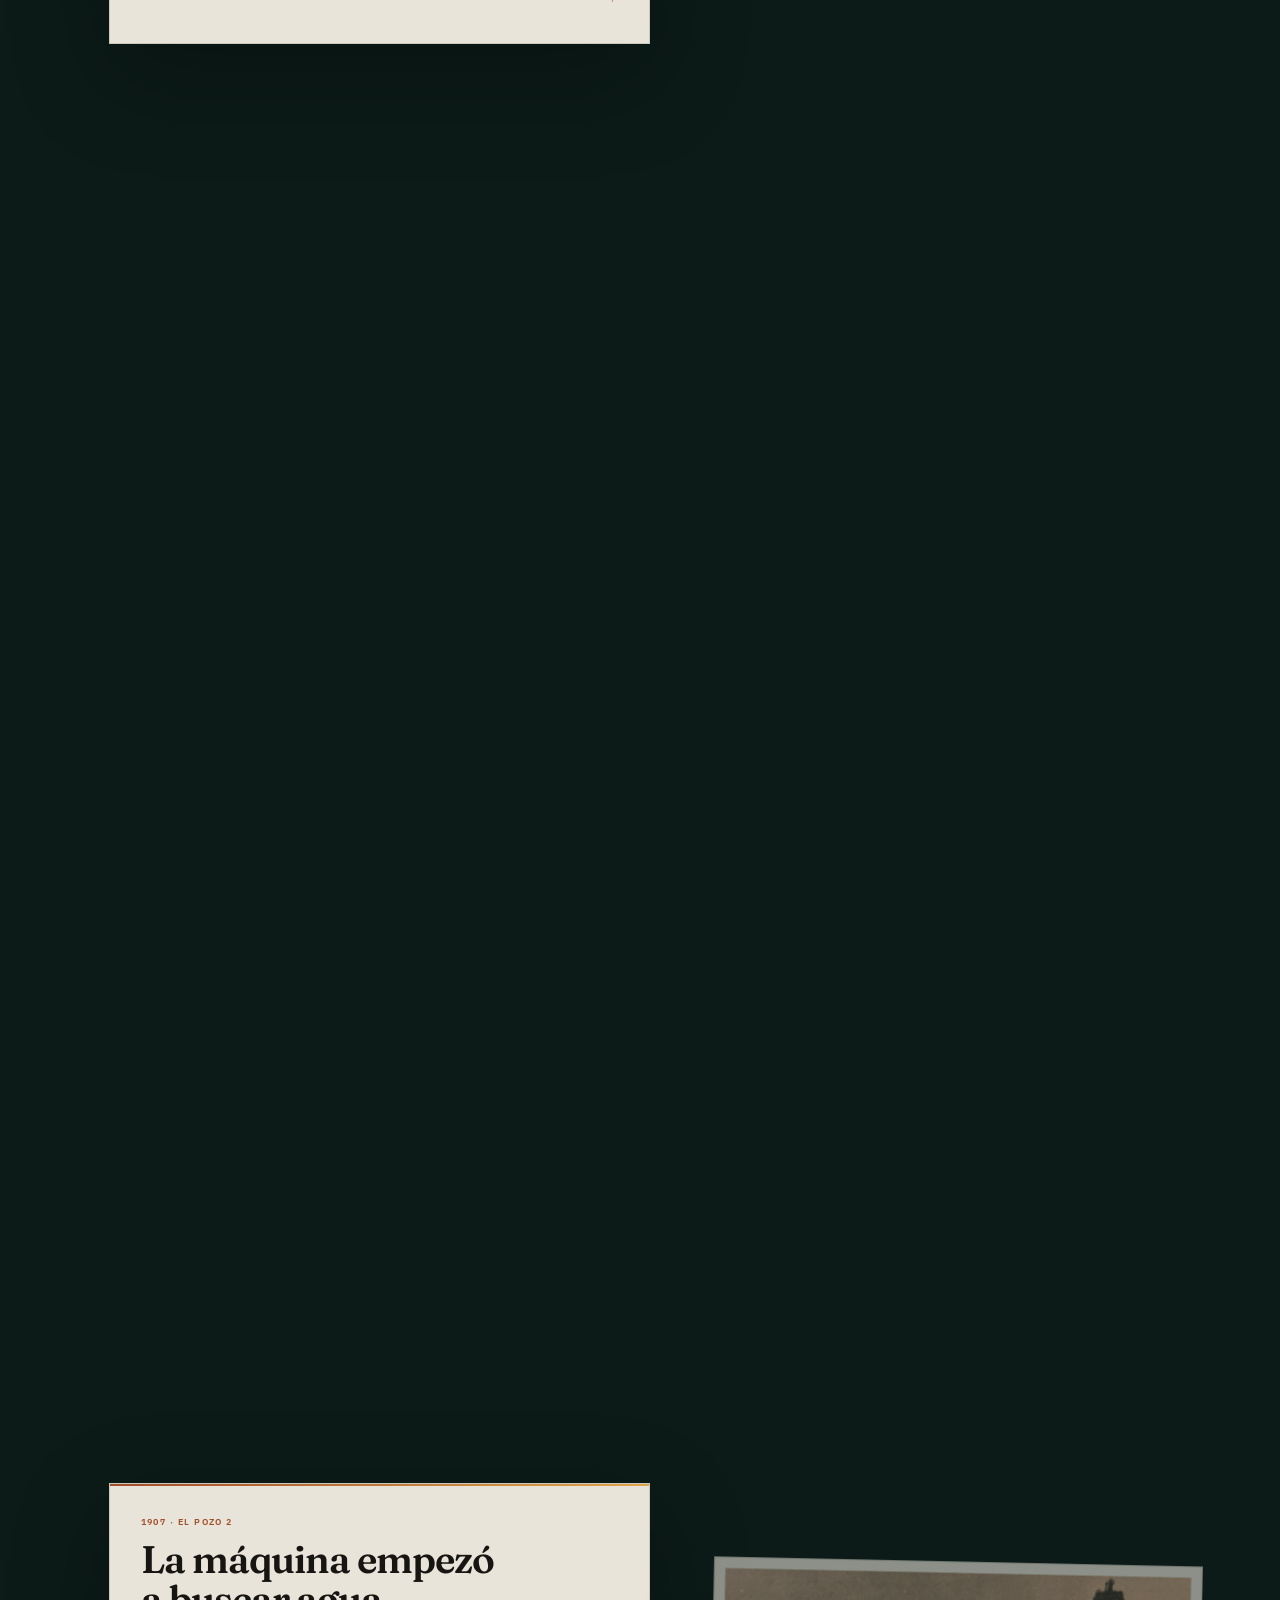
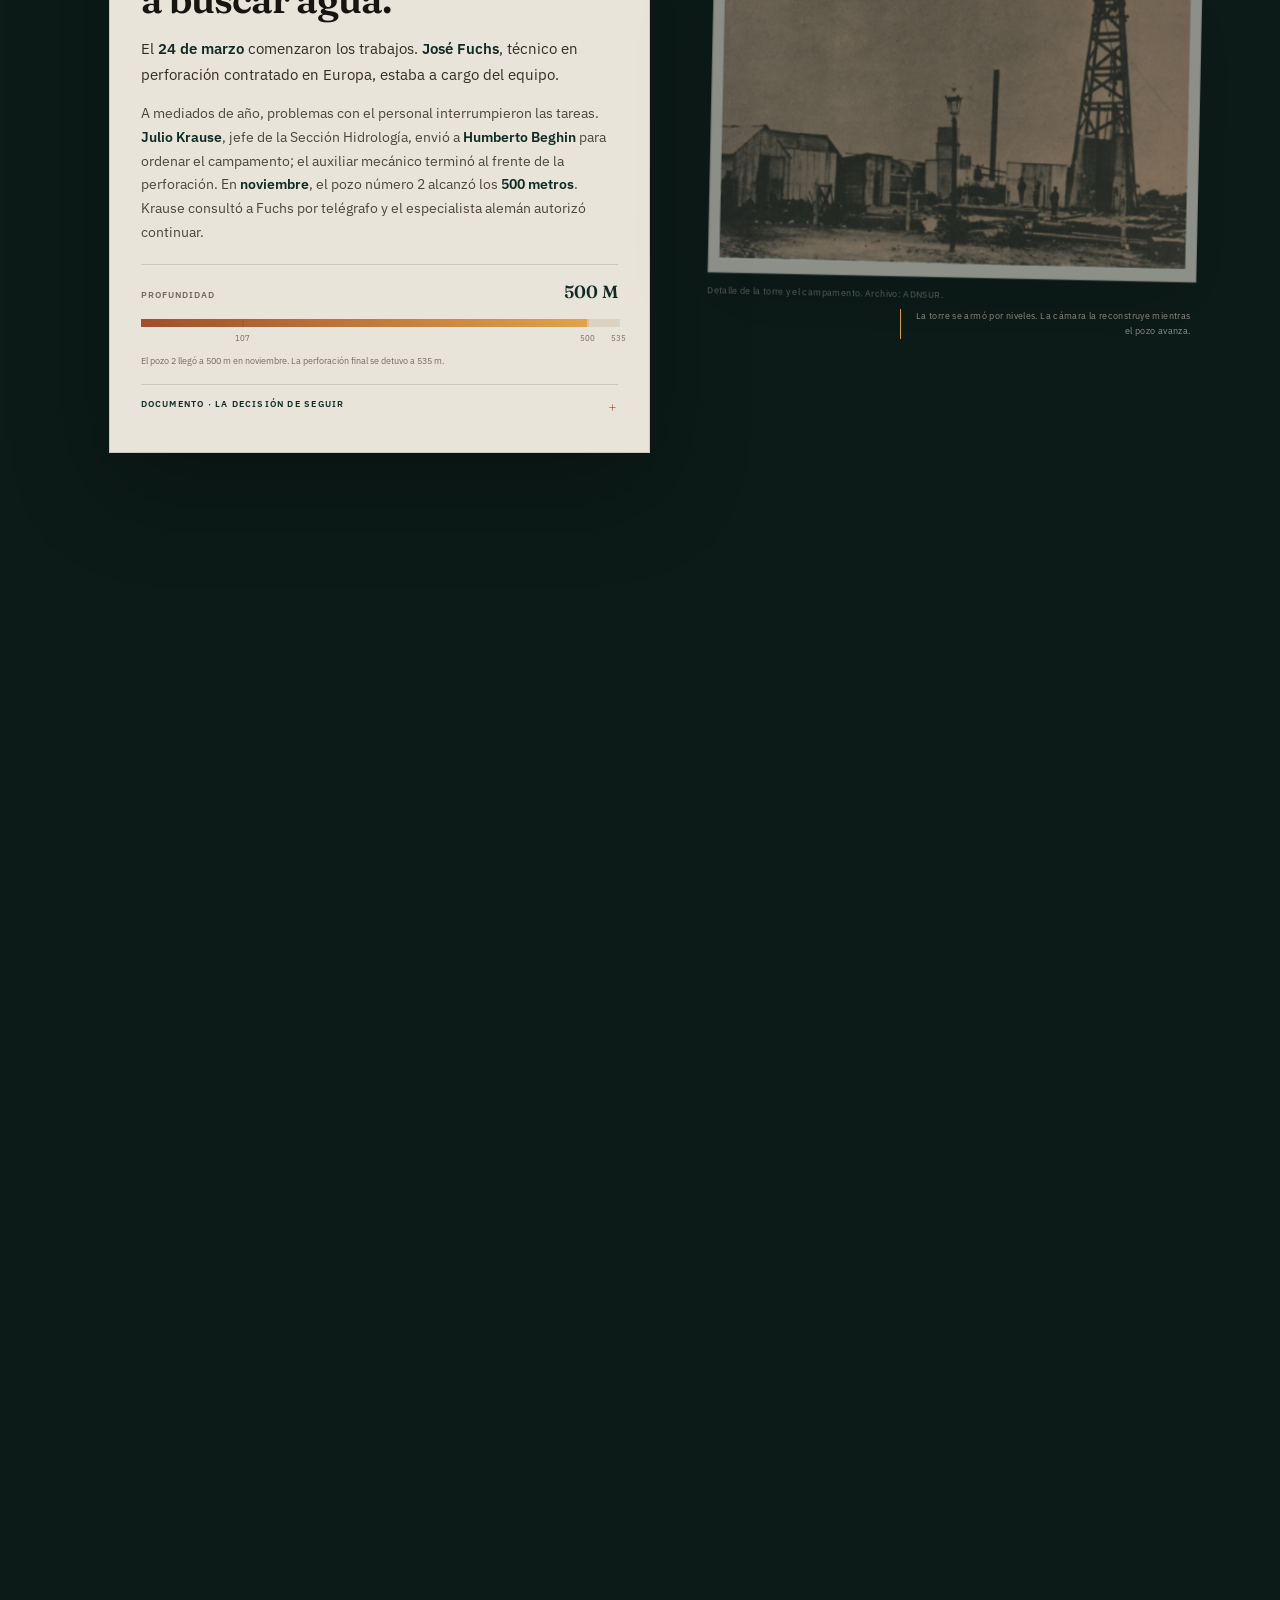
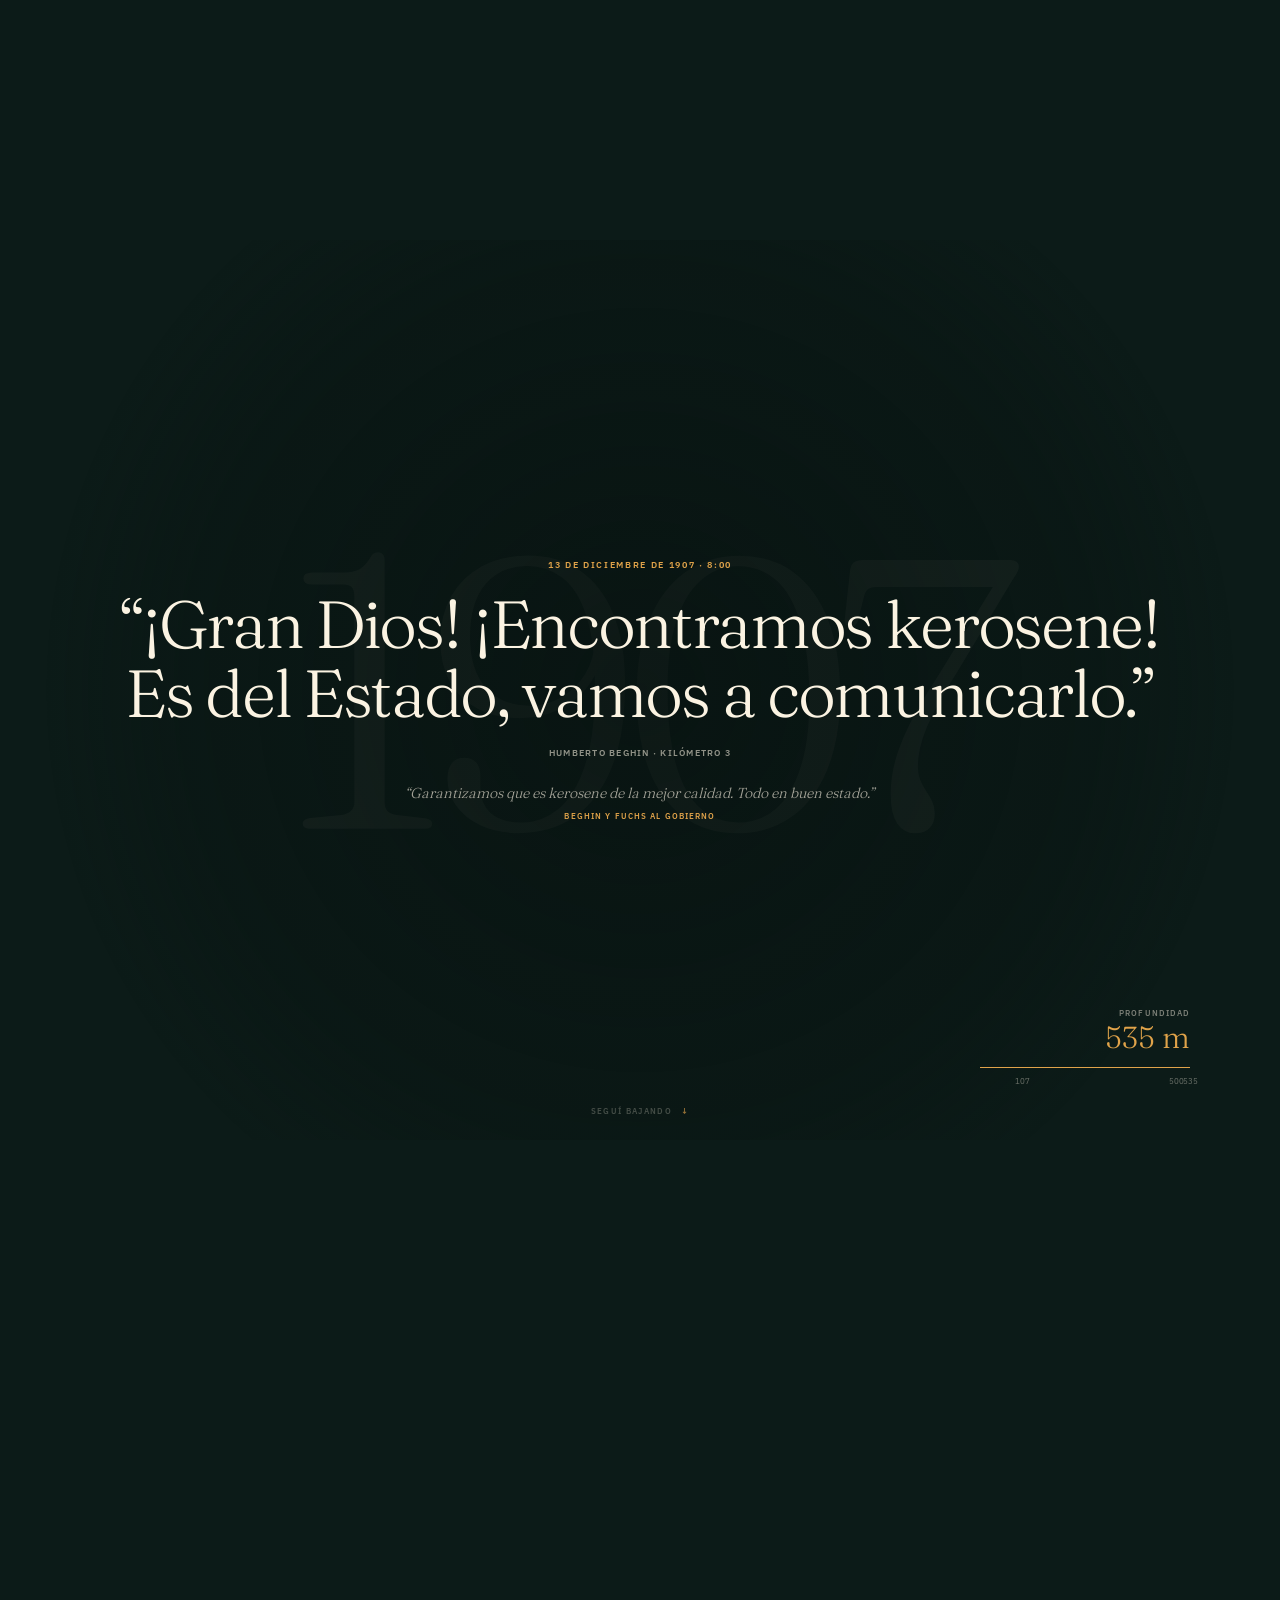
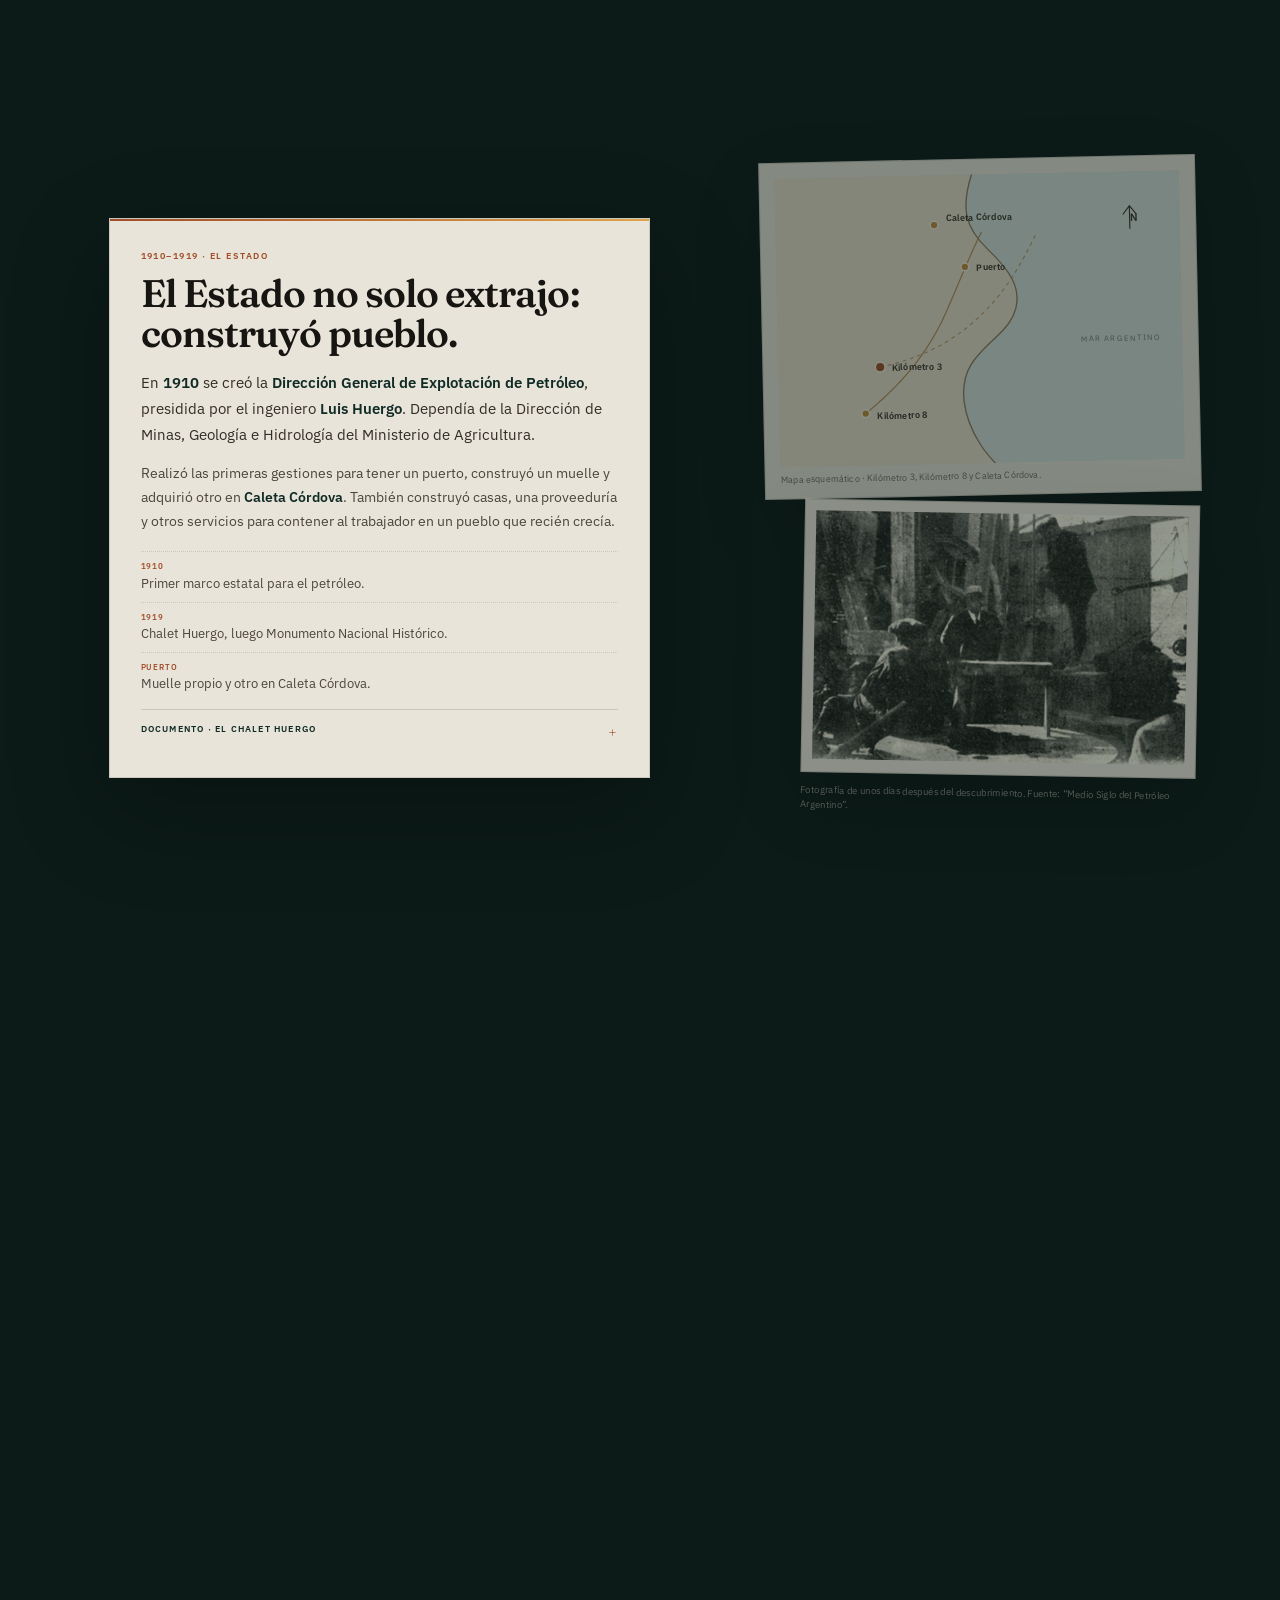
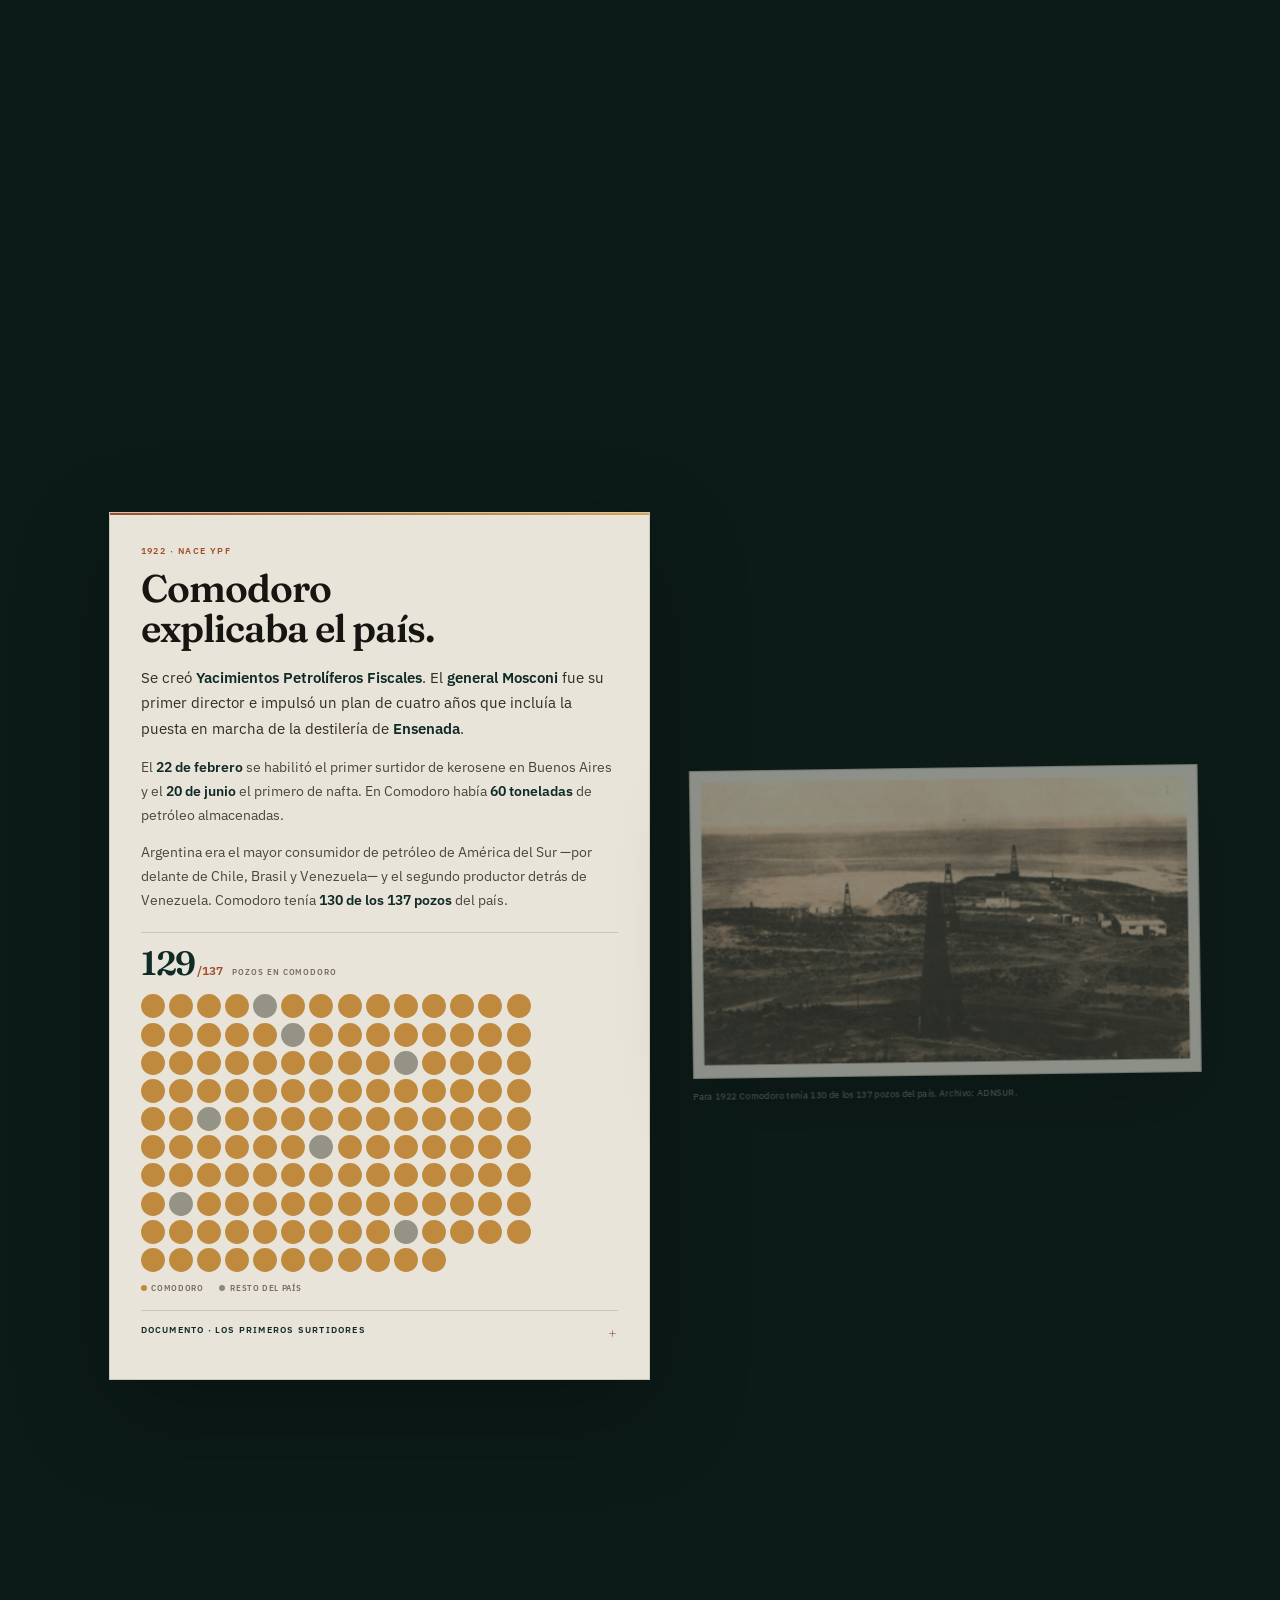
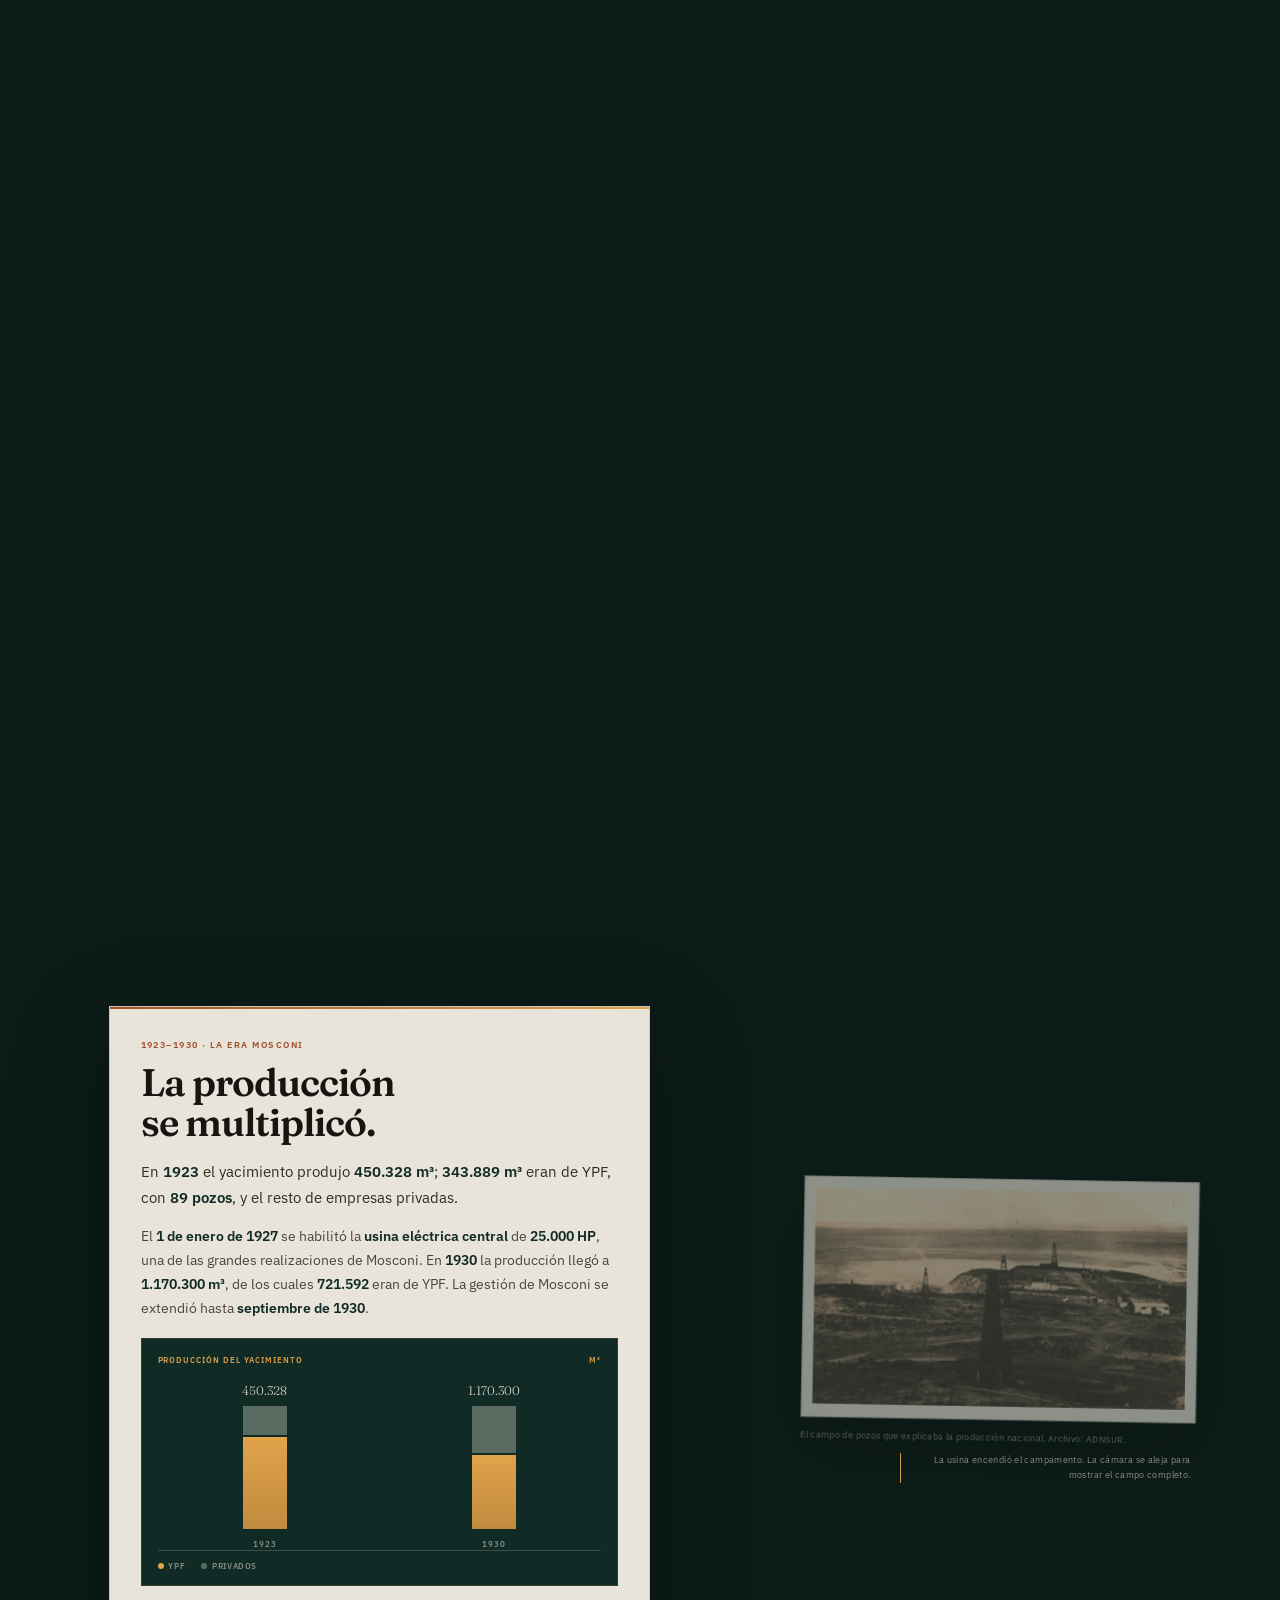
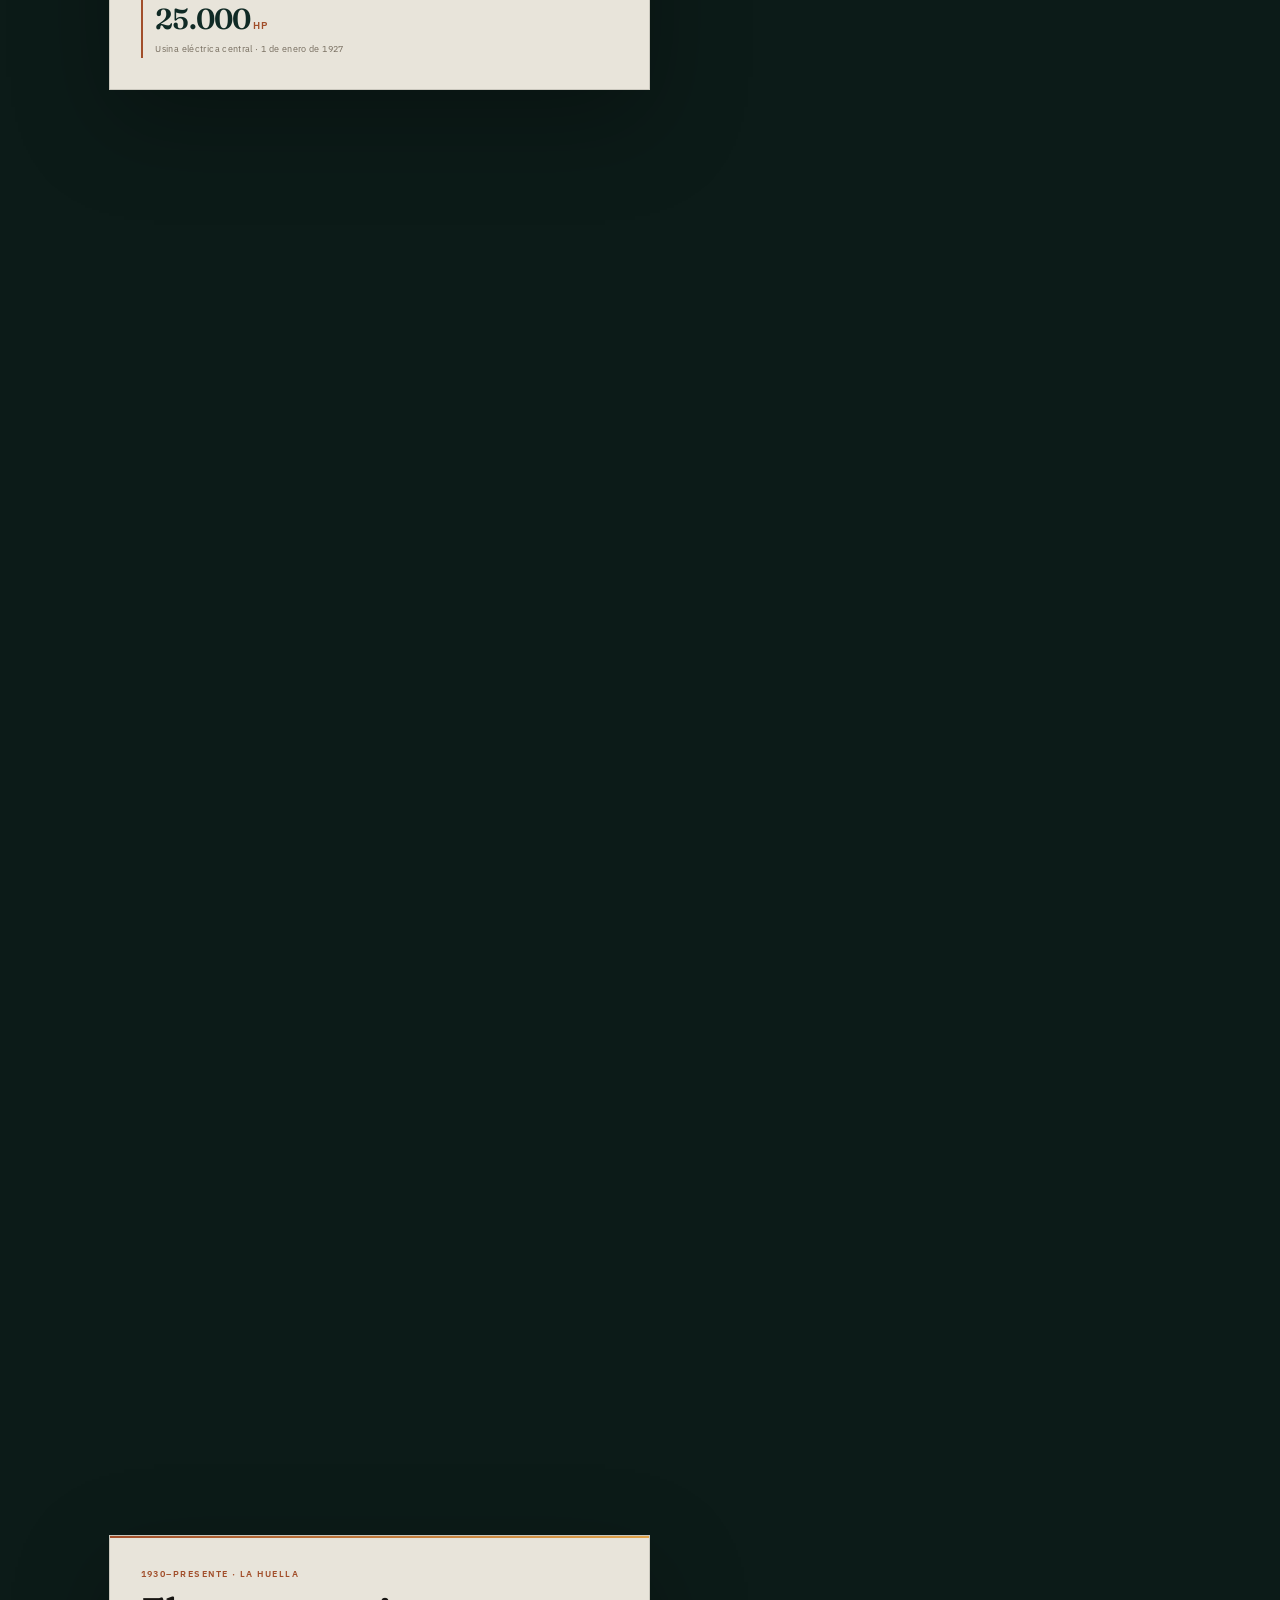
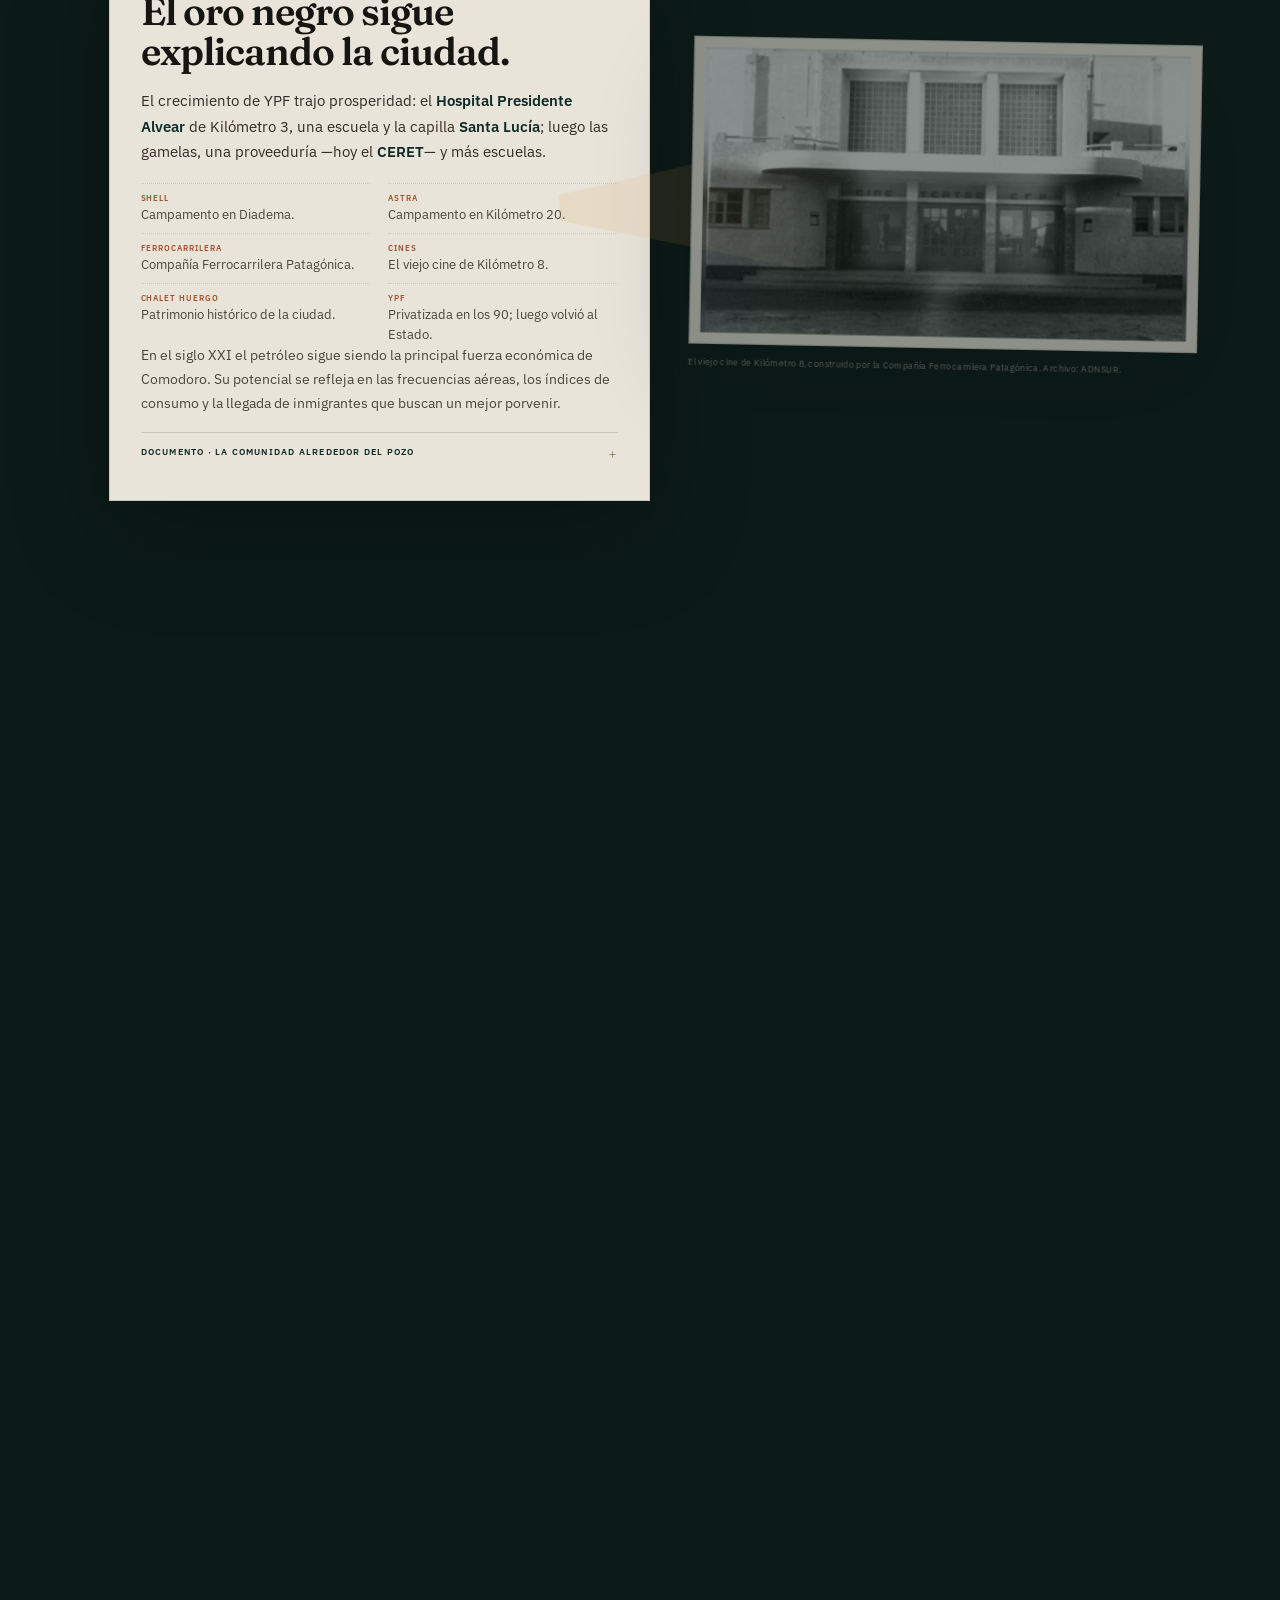
<file: experiencia/index.html>
<!doctype html>
<html lang="es">
<head>
  <meta charset="utf-8" />
  <meta name="viewport" content="width=device-width, initial-scale=1" />
  <meta name="description" content="Del pozo de agua al oro negro: documental interactivo sobre el descubrimiento del petróleo en Comodoro Rivadavia y el nacimiento de YPF." />
  <meta name="theme-color" content="#0d211e" />
  <title>Del pozo de agua al oro negro · Comodoro Rivadavia y YPF</title>

  <link rel="icon" href="./favicon.svg" type="image/svg+xml" />
  <link rel="preload" href="./assets/fonts/fraunces-600.woff2" as="font" type="font/woff2" crossorigin />
  <link rel="preload" href="./assets/fonts/ibm-plex-sans-400.woff2" as="font" type="font/woff2" crossorigin />
  <link rel="stylesheet" href="./src/style.css" />

  <script type="importmap">
    {
      "imports": {
        "three": "./vendor/three.module.js"
      }
    }
  </script>
  <script type="module" src="./src/main.js"></script>
</head>
<body>
  <a class="skip-link" href="#act-1">Saltar al contenido</a>

  <div class="sky" aria-hidden="true"></div>
  <canvas id="scene" aria-hidden="true"></canvas>
  <div class="grain" aria-hidden="true"></div>
  <div class="vignette" aria-hidden="true"></div>

  <div class="progress" aria-hidden="true"><span id="progress-bar"></span></div>

  <header class="site-header" id="site-header">
    <a class="brand" href="#act-0" aria-label="ADNSUR Efemérides, volver al inicio">
      <span class="brand__name">ADNSUR</span>
      <span class="brand__sub">Efemérides</span>
    </a>
    <p class="site-header__title">Del pozo de agua al oro negro</p>
    <div class="site-header__actions">
      <button class="btn" id="index-open" type="button" aria-haspopup="dialog" aria-controls="index-dialog">
        Índice
      </button>
      <button class="btn btn--cine" id="cinema-toggle" type="button" aria-pressed="false">
        <span class="btn__dot" aria-hidden="true"></span>
        <span class="btn__label">Modo cine</span>
      </button>
    </div>
  </header>

  <nav class="timeline" aria-label="Recorrido de la historia">
    <div class="timeline__track" aria-hidden="true"><span id="timeline-fill"></span></div>
    <ol>
      <li><a href="#act-0" data-target="act-0"><span class="timeline__year">1907</span><span class="timeline__label">El día</span></a></li>
      <li><a href="#act-1" data-target="act-1"><span class="timeline__year">1903</span><span class="timeline__label">Agua</span></a></li>
      <li><a href="#act-2" data-target="act-2"><span class="timeline__year">1907</span><span class="timeline__label">Pozo</span></a></li>
      <li><a href="#act-3" data-target="act-3"><span class="timeline__year">1907</span><span class="timeline__label">Hallazgo</span></a></li>
      <li><a href="#act-4" data-target="act-4"><span class="timeline__year">1910</span><span class="timeline__label">Estado</span></a></li>
      <li><a href="#act-5" data-target="act-5"><span class="timeline__year">1922</span><span class="timeline__label">YPF</span></a></li>
      <li><a href="#act-6" data-target="act-6"><span class="timeline__year">1923</span><span class="timeline__label">Mosconi</span></a></li>
      <li><a href="#act-7" data-target="act-7"><span class="timeline__year">1930</span><span class="timeline__label">Huella</span></a></li>
      <li><a href="#act-8" data-target="act-8"><span class="timeline__year">Hoy</span><span class="timeline__label">Explorar</span></a></li>
    </ol>
  </nav>

  <main id="story">
    <!-- 00 · PRÓLOGO -->
    <section class="act act--hero" id="act-0" data-act="0" data-year="1907" data-label="El día" style="--act-h: 100svh">
      <div class="hero__grid">
        <div class="hero__copy">
          <p class="eyebrow"><span class="eyebrow__brand">ADNSUR</span> Efemérides · 13 de diciembre</p>
          <h1 class="hero__title">Del pozo de agua<br /><em>al oro negro</em></h1>
          <p class="hero__deck">Comodoro Rivadavia buscaba agua potable y encontró petróleo. Ocho actos para reconstruir el hallazgo de 1907, el nacimiento de YPF y la huella que dejó en la ciudad.</p>
          <div class="hero__meta">
            <span><strong>1903–1930</strong>La historia</span>
            <span><strong>Kilómetro 3</strong>El lugar</span>
            <span><strong>8 actos</strong>El recorrido</span>
          </div>
          <a class="scroll-cue" href="#act-1">
            <span class="scroll-cue__line" aria-hidden="true"></span>
            <span>Bajá para empezar</span>
          </a>
        </div>
        <figure class="hero__plate">
          <div class="plate plate--hero">
            <img src="./assets/photos/hero-derrick.jpg" width="1220" height="720" alt="Torre de perforación de madera y construcciones del campamento, en una fotografía sepia de comienzos del siglo XX." />
          </div>
          <figcaption>Comodoro Rivadavia, días después del descubrimiento. Archivo: ADNSUR.</figcaption>
        </figure>
      </div>
      <p class="hero__credit">Una historia de viento, agua y petróleo · 1907</p>
    </section>

    <!-- 01 · 1903–1906 -->
    <section class="act" id="act-1" data-act="1" data-year="1903" data-label="Agua" style="--act-h: 220vh">
      <div class="act__sticky">
        <div class="act__copy">
          <header class="act__head">
            <p class="act__kicker">1903–1906 · La búsqueda</p>
            <h2 class="act__title">Buscaban agua.</h2>
          </header>
          <p class="act__lede">Comodoro Rivadavia había nacido como un pequeño poblado fundado para tener una salida al mar. La Dirección de Minas, Geología e Hidrología del Gobierno Nacional envió una perforadora para encontrar agua potable.</p>
          <p>En 1903 la máquina apenas alcanzó los <strong>107 metros</strong>. En 1906 se reactivaron las gestiones para traer otra perforadora: el <strong>14 de diciembre</strong> se descargó la <strong>“Wenceslao Escalante”</strong>, una de las cuatro del sistema Fauck y Cía. adquiridas en Viena.</p>
          <div class="stat-row">
            <div class="stat">
              <span class="stat__value">107</span><span class="stat__unit">m</span>
              <span class="stat__label">primera perforación · 1903</span>
            </div>
            <div class="stat">
              <span class="stat__value">4</span><span class="stat__unit">equipos</span>
              <span class="stat__label">sistema Fauck y Cía. · Viena</span>
            </div>
          </div>
          <details class="doc">
            <summary>Documento · La máquina que llegó de Viena</summary>
            <div class="doc__body">
              <p>La “Wenceslao Escalante” fue una de las cuatro perforadoras del sistema Fauck y Cía. compradas en Viena. Su descarga, el 14 de diciembre de 1906, marcó el reinicio de los trabajos en el poblado.</p>
            </div>
          </details>
        </div>
        <figure class="act__plate">
          <div class="plate">
            <img src="./assets/photos/antes.jpg" width="1113" height="720" alt="Vista del poblado de Comodoro Rivadavia con construcciones bajas y el terreno patagónico, en blanco y negro." />
          </div>
          <figcaption>Comodoro Rivadavia, tres años antes del descubrimiento del petróleo. Archivo: ADNSUR.</figcaption>
        </figure>
      </div>
    </section>

    <!-- 02 · 1907 -->
    <section class="act" id="act-2" data-act="2" data-year="1907" data-label="Pozo" style="--act-h: 240vh">
      <div class="act__sticky">
        <div class="act__copy">
          <header class="act__head">
            <p class="act__kicker">1907 · El pozo 2</p>
            <h2 class="act__title">La máquina empezó a buscar agua.</h2>
          </header>
          <p class="act__lede">El <strong>24 de marzo</strong> comenzaron los trabajos. <strong>José Fuchs</strong>, técnico en perforación contratado en Europa, estaba a cargo del equipo.</p>
          <p>A mediados de año, problemas con el personal interrumpieron las tareas. <strong>Julio Krause</strong>, jefe de la Sección Hidrología, envió a <strong>Humberto Beghin</strong> para ordenar el campamento; el auxiliar mecánico terminó al frente de la perforación. En <strong>noviembre</strong>, el pozo número 2 alcanzó los <strong>500 metros</strong>. Krause consultó a Fuchs por telégrafo y el especialista alemán autorizó continuar.</p>
          <div class="depth" data-depth-gauge aria-label="Profundidad del pozo: 500 metros">
            <div class="depth__head"><span>Profundidad</span><strong><span data-depth-value>0</span> m</strong></div>
            <div class="depth__bar" aria-hidden="true">
              <span class="depth__fill"></span>
              <i class="depth__tick" style="--at: 0.214">107</i>
              <i class="depth__tick" style="--at: 0.935">500</i>
              <i class="depth__tick" style="--at: 1">535</i>
            </div>
            <p class="depth__caption">El pozo 2 llegó a 500 m en noviembre. La perforación final se detuvo a 535 m.</p>
          </div>
          <details class="doc">
            <summary>Documento · La decisión de seguir</summary>
            <div class="doc__body">
              <p>Cuando el pozo alcanzó los 500 metros, Krause consultó por telégrafo si era posible continuar la excavación. Fuchs dio el ok y las tareas siguieron. Esa decisión permitió llegar a los 535 metros donde apareció el kerosene.</p>
            </div>
          </details>
        </div>
        <div class="act__visual">
          <figure class="act__plate act__plate--detail">
            <div class="plate">
              <img src="./assets/photos/hero-derrick.jpg" width="1220" height="720" alt="Detalle de la estructura de madera de la torre de perforación y los trabajadores en la base." />
            </div>
            <figcaption>Detalle de la torre y el campamento. Archivo: ADNSUR.</figcaption>
          </figure>
          <p class="visual-note">La torre se armó por niveles. La cámara la reconstruye mientras el pozo avanza.</p>
        </div>
      </div>
    </section>

    <!-- 03 · 11–13 DICIEMBRE 1907 -->
    <section class="act act--discovery" id="act-3" data-act="3" data-year="1907" data-label="Hallazgo" style="--act-h: 330vh">
      <div class="discovery">
        <p class="discovery__year" aria-hidden="true">1907</p>

        <article class="dstep dstep--1" data-step="1">
          <p class="dstep__date">11 de diciembre · La sospecha</p>
          <p class="dstep__text">“Comunícole señor jefe que se cree haber dado con una napa de kerosene. Aumento en la inyección no se nota aún, pero sube toda mezclada con globitos y se siente olor a gas de kerosene. Irá cada dos horas el estado de la perforación. Se esperan instrucciones. Se continúa perforando.”</p>
          <p class="dstep__attr">Fuchs y Beghin a Krause · Telegrama</p>
        </article>

        <article class="dstep dstep--2" data-step="2">
          <p class="dstep__date">12 de diciembre · La orden</p>
          <p class="dstep__text">“Para comprobar si encontró petróleo, suspenda trabajos de perforación y saque toda el agua del interior.”</p>
          <p class="dstep__attr">Julio Krause a Beghin</p>
        </article>

        <div class="discovery__quote" data-step="3">
          <p class="discovery__quote-date">13 de diciembre de 1907 · 8:00</p>
          <blockquote>“¡Gran Dios! ¡Encontramos kerosene! Es del Estado, vamos a comunicarlo.”</blockquote>
          <cite>Humberto Beghin · Kilómetro 3</cite>
          <p class="discovery__confirm">“Garantizamos que es kerosene de la mejor calidad. Todo en buen estado.”<span>Beghin y Fuchs al Gobierno</span></p>
        </div>

        <div class="discovery__depth">
          <span class="discovery__depth-label">Profundidad</span>
          <span class="discovery__depth-value"><strong data-depth-value>0</strong> m</span>
          <div class="discovery__depth-bar" aria-hidden="true">
            <span class="discovery__depth-fill"></span>
            <i style="--at: 0.2">107</i>
            <i style="--at: 0.935">500</i>
            <i style="--at: 1">535</i>
          </div>
        </div>

        <p class="discovery__hint" aria-hidden="true">Seguí bajando <span>↓</span></p>
      </div>
    </section>

    <!-- 04 · 1910–1919 -->
    <section class="act" id="act-4" data-act="4" data-year="1910" data-label="Estado" style="--act-h: 220vh">
      <div class="act__sticky">
        <div class="act__copy">
          <header class="act__head">
            <p class="act__kicker">1910–1919 · El Estado</p>
            <h2 class="act__title">El Estado no solo extrajo: construyó pueblo.</h2>
          </header>
          <p class="act__lede">En <strong>1910</strong> se creó la <strong>Dirección General de Explotación de Petróleo</strong>, presidida por el ingeniero <strong>Luis Huergo</strong>. Dependía de la Dirección de Minas, Geología e Hidrología del Ministerio de Agricultura.</p>
          <p>Realizó las primeras gestiones para tener un puerto, construyó un muelle y adquirió otro en <strong>Caleta Córdova</strong>. También construyó casas, una proveeduría y otros servicios para contener al trabajador en un pueblo que recién crecía.</p>
          <ul class="fact-list">
            <li><span>1910</span>Primer marco estatal para el petróleo.</li>
            <li><span>1919</span>Chalet Huergo, luego Monumento Nacional Histórico.</li>
            <li><span>Puerto</span>Muelle propio y otro en Caleta Córdova.</li>
          </ul>
          <details class="doc">
            <summary>Documento · El Chalet Huergo</summary>
            <div class="doc__body">
              <p>Construido en 1919, fue declarado Monumento Nacional Histórico y albergó a presidentes y figuras internacionales. Hoy forma parte del patrimonio de Comodoro Rivadavia.</p>
            </div>
          </details>
        </div>
        <div class="act__visual">
          <figure class="map-card">
            <svg viewBox="0 0 420 300" role="img" aria-label="Mapa esquemático de Comodoro Rivadavia con el puerto, Kilómetro 3, Kilómetro 8 y Caleta Córdova.">
              <path class="map-sea" d="M0 0h420v300H0z" />
              <path class="map-land" d="M0 0h205c-12 35-8 55 15 78 22 22 34 40 28 62-7 25-34 35-48 58-13 21-10 52 8 82 10 17 23 28 35 40H0z" />
              <path class="map-coast" d="M205 0c-12 35-8 55 15 78 22 22 34 40 28 62-7 25-34 35-48 58-13 21-10 52 8 82 10 17 23 28 35 40" />
              <path class="map-road" d="M90 246c38-30 62-58 80-92 16-32 28-64 44-94" />
              <path class="map-road map-road--dash" d="M106 198c42-8 76-24 106-52 24-22 42-50 58-82" />
              <circle class="map-dot map-dot--main" cx="106" cy="198" r="5" />
              <circle class="map-dot" cx="90" cy="246" r="4" />
              <circle class="map-dot" cx="196" cy="96" r="4" />
              <circle class="map-dot" cx="165" cy="52" r="4" />
              <text class="map-label" x="118" y="202">Kilómetro 3</text>
              <text class="map-label" x="102" y="252">Kilómetro 8</text>
              <text class="map-label" x="208" y="100">Puerto</text>
              <text class="map-label" x="177" y="48">Caleta Córdova</text>
              <text class="map-sea-label" x="315" y="176">Mar Argentino</text>
              <text class="map-compass" x="368" y="52">N</text>
              <path class="map-arrow" d="M368 60v-24m-7 9 7-9 7 9" />
            </svg>
            <figcaption>Mapa esquemático · Kilómetro 3, Kilómetro 8 y Caleta Córdova.</figcaption>
          </figure>
          <figure class="act__plate act__plate--small">
            <div class="plate">
              <img src="./assets/photos/despues.jpg" width="1079" height="720" alt="Vista del campamento y las construcciones de Comodoro Rivadavia pocos días después del descubrimiento, en blanco y negro." />
            </div>
            <figcaption>Fotografía de unos días después del descubrimiento. Fuente: “Medio Siglo del Petróleo Argentino”.</figcaption>
          </figure>
        </div>
      </div>
    </section>

    <!-- 05 · 1922 -->
    <section class="act" id="act-5" data-act="5" data-year="1922" data-label="YPF" style="--act-h: 230vh">
      <div class="act__sticky">
        <div class="act__copy">
          <header class="act__head">
            <p class="act__kicker">1922 · Nace YPF</p>
            <h2 class="act__title">Comodoro explicaba el país.</h2>
          </header>
          <p class="act__lede">Se creó <strong>Yacimientos Petrolíferos Fiscales</strong>. El <strong>general Mosconi</strong> fue su primer director e impulsó un plan de cuatro años que incluía la puesta en marcha de la destilería de <strong>Ensenada</strong>.</p>
          <p>El <strong>22 de febrero</strong> se habilitó el primer surtidor de kerosene en Buenos Aires y el <strong>20 de junio</strong> el primero de nafta. En Comodoro había <strong>60 toneladas</strong> de petróleo almacenadas.</p>
          <p>Argentina era el mayor consumidor de petróleo de América del Sur —por delante de Chile, Brasil y Venezuela— y el segundo productor detrás de Venezuela. Comodoro tenía <strong>130 de los 137 pozos</strong> del país.</p>
          <div class="wells">
            <div class="wells__head">
              <strong><span data-count="130">0</span><small>/137</small></strong>
              <span>pozos en Comodoro</span>
            </div>
            <div class="wells__grid" data-wells-grid aria-hidden="true"></div>
            <div class="wells__legend"><span><i class="is-comodoro"></i>Comodoro</span><span><i class="is-other"></i>Resto del país</span></div>
          </div>
          <details class="doc">
            <summary>Documento · Los primeros surtidores</summary>
            <div class="doc__body">
              <p>Mosconi habilitó en Buenos Aires el primer surtidor de kerosene el 22 de febrero de 1922 y el primero de nafta el 20 de junio. La medida buscaba aumentar la demanda de crudo destinada a combustibles.</p>
            </div>
          </details>
        </div>
        <figure class="act__plate act__plate--wide">
          <div class="plate">
            <img src="./assets/photos/pozos-1922.jpg" width="1238" height="720" alt="Paisaje patagónico con varias torres de perforación y el mar al fondo, fotografía sepia de 1922." />
          </div>
          <figcaption>Para 1922 Comodoro tenía 130 de los 137 pozos del país. Archivo: ADNSUR.</figcaption>
        </figure>
      </div>
    </section>

    <!-- 06 · 1923–1930 -->
    <section class="act" id="act-6" data-act="6" data-year="1923" data-label="Mosconi" style="--act-h: 230vh">
      <div class="act__sticky">
        <div class="act__copy">
          <header class="act__head">
            <p class="act__kicker">1923–1930 · La era Mosconi</p>
            <h2 class="act__title">La producción se multiplicó.</h2>
          </header>
          <p class="act__lede">En <strong>1923</strong> el yacimiento produjo <strong>450.328 m³</strong>; <strong>343.889 m³</strong> eran de YPF, con <strong>89 pozos</strong>, y el resto de empresas privadas.</p>
          <p>El <strong>1 de enero de 1927</strong> se habilitó la <strong>usina eléctrica central</strong> de <strong>25.000 HP</strong>, una de las grandes realizaciones de Mosconi. En <strong>1930</strong> la producción llegó a <strong>1.170.300 m³</strong>, de los cuales <strong>721.592</strong> eran de YPF. La gestión de Mosconi se extendió hasta <strong>septiembre de 1930</strong>.</p>
          <div class="chart-card">
            <div class="chart-card__head"><span>Producción del yacimiento</span><span>m³</span></div>
            <div class="chart" data-chart>
              <div class="chart__group">
                <span class="chart__total">450.328</span>
                <div class="chart__stack">
                  <span class="chart__bar chart__bar--ypf" style="--h: 76.4"></span>
                  <span class="chart__bar chart__bar--priv" style="--h: 23.6"></span>
                </div>
                <span class="chart__year">1923</span>
              </div>
              <div class="chart__group">
                <span class="chart__total">1.170.300</span>
                <div class="chart__stack">
                  <span class="chart__bar chart__bar--ypf" style="--h: 61.7"></span>
                  <span class="chart__bar chart__bar--priv" style="--h: 38.3"></span>
                </div>
                <span class="chart__year">1930</span>
              </div>
            </div>
            <div class="chart__legend"><span><i class="is-ypf"></i>YPF</span><span><i class="is-priv"></i>Privados</span></div>
          </div>
          <div class="hp-card">
            <span class="hp-card__value">25.000</span><span class="hp-card__unit">HP</span>
            <p>Usina eléctrica central · 1 de enero de 1927</p>
          </div>
        </div>
        <div class="act__visual">
          <figure class="act__plate act__plate--small">
            <div class="plate">
              <img src="./assets/photos/pozos-1922.jpg" width="1238" height="720" alt="Campo de torres de perforación en la costa patagónica, fotografía histórica." />
            </div>
            <figcaption>El campo de pozos que explicaba la producción nacional. Archivo: ADNSUR.</figcaption>
          </figure>
          <p class="visual-note">La usina encendió el campamento. La cámara se aleja para mostrar el campo completo.</p>
        </div>
      </div>
    </section>

    <!-- 07 · 1930–PRESENTE -->
    <section class="act" id="act-7" data-act="7" data-year="1930" data-label="Huella" style="--act-h: 250vh">
      <div class="act__sticky">
        <div class="act__copy">
          <header class="act__head">
            <p class="act__kicker">1930–presente · La huella</p>
            <h2 class="act__title">El oro negro sigue explicando la ciudad.</h2>
          </header>
          <p class="act__lede">El crecimiento de YPF trajo prosperidad: el <strong>Hospital Presidente Alvear</strong> de Kilómetro 3, una escuela y la capilla <strong>Santa Lucía</strong>; luego las gamelas, una proveeduría —hoy el <strong>CERET</strong>— y más escuelas.</p>
          <ul class="fact-list fact-list--two">
            <li><span>Shell</span>Campamento en Diadema.</li>
            <li><span>Astra</span>Campamento en Kilómetro 20.</li>
            <li><span>Ferrocarrilera</span>Compañía Ferrocarrilera Patagónica.</li>
            <li><span>Cines</span>El viejo cine de Kilómetro 8.</li>
            <li><span>Chalet Huergo</span>Patrimonio histórico de la ciudad.</li>
            <li><span>YPF</span>Privatizada en los 90; luego volvió al Estado.</li>
          </ul>
          <p>En el siglo XXI el petróleo sigue siendo la principal fuerza económica de Comodoro. Su potencial se refleja en las frecuencias aéreas, los índices de consumo y la llegada de inmigrantes que buscan un mejor porvenir.</p>
          <details class="doc">
            <summary>Documento · La comunidad alrededor del pozo</summary>
            <div class="doc__body">
              <p>El viejo cine de Kilómetro 8, construido por la Compañía Ferrocarrilera Patagónica, es uno de los emblemas que dejó el petróleo y su vínculo con la comunidad. El Chalet Huergo, construido en 1919, fue declarado Monumento Nacional Histórico.</p>
            </div>
          </details>
        </div>
        <figure class="cinema">
          <div class="cinema__frame">
            <img src="./assets/photos/cine-km8.jpg" width="1229" height="720" alt="Fachada del viejo cine de Kilómetro 8, con marquesina y puertas de acceso, en blanco y negro." />
          </div>
          <div class="cinema__beam" aria-hidden="true"></div>
          <figcaption>El viejo cine de Kilómetro 8, construido por la Compañía Ferrocarrilera Patagónica. Archivo: ADNSUR.</figcaption>
        </figure>
      </div>
    </section>

    <!-- 08 · EPÍLOGO -->
    <section class="act act--epilogue" id="act-8" data-act="8" data-year="HOY" data-label="Explorar" style="--act-h: 150vh">
      <div class="epilogue">
        <div class="epilogue__copy">
          <p class="eyebrow"><span class="eyebrow__brand">Epílogo</span> A más de 100 años</p>
          <h2 class="epilogue__title">El petróleo sigue siendo la principal fuerza económica de Comodoro.</h2>
          <p class="epilogue__lede">Aquel pozo que buscaba agua encontró kerosene. Fuchs y Beghin lo confirmaron a 535 metros, en Kilómetro 3, una mañana de diciembre de 1907. La historia de la ciudad ya no pudo contarse sin el oro negro.</p>
          <div class="epilogue__actions">
            <button class="btn btn--primary" id="reset-view" type="button">Volver al inicio</button>
            <a class="btn btn--ghost" href="../artifact/">Ver la línea de tiempo</a>
            <a class="btn btn--ghost" href="https://www.adnsur.com.ar/sociedad/comodoro-rivadavia--la-ciudad-donde-se-descubrio-el-petroleo-y-nacio-la-historica-ypf_a5fd5a66e1ff12e43bc98791d" target="_blank" rel="noopener">Leer la nota original</a>
          </div>
          <p class="epilogue__hint">Arrastrá el fondo para explorar el castillete.</p>
        </div>
        <div class="epilogue__credits">
          <p class="credits__label">Fuente y créditos</p>
          <p>Nota: “Comodoro Rivadavia, la ciudad donde se descubrió el petróleo y nació la histórica YPF”, ADNSUR, 13 de diciembre de 2020.</p>
          <p>Fotografías: ADNSUR / archivo; “Medio Siglo del Petróleo Argentino”. El castillete 3D es una recreación visual, no una reconstrucción histórica.</p>
          <p>Diseño y desarrollo: documento interactivo basado en la nota y en el artifact “Del pozo de agua al oro negro”.</p>
        </div>
      </div>
    </section>
  </main>

  <dialog class="index-dialog" id="index-dialog" aria-labelledby="index-title">
    <div class="index-dialog__head">
      <div>
        <p class="index-dialog__kicker">Recorrido</p>
        <h2 id="index-title">Índice</h2>
      </div>
      <button class="btn btn--ghost" id="index-close" type="button">Cerrar</button>
    </div>
    <ol class="index-dialog__list">
      <li><a href="#act-0" data-index-link><span>00</span><strong>El día</strong><em>1907</em></a></li>
      <li><a href="#act-1" data-index-link><span>01</span><strong>Buscaban agua</strong><em>1903–1906</em></a></li>
      <li><a href="#act-2" data-index-link><span>02</span><strong>El pozo 2</strong><em>1907</em></a></li>
      <li><a href="#act-3" data-index-link><span>03</span><strong>Los tres días</strong><em>11–13 dic 1907</em></a></li>
      <li><a href="#act-4" data-index-link><span>04</span><strong>El Estado</strong><em>1910–1919</em></a></li>
      <li><a href="#act-5" data-index-link><span>05</span><strong>Nace YPF</strong><em>1922</em></a></li>
      <li><a href="#act-6" data-index-link><span>06</span><strong>La era Mosconi</strong><em>1923–1930</em></a></li>
      <li><a href="#act-7" data-index-link><span>07</span><strong>La huella</strong><em>1930–presente</em></a></li>
      <li><a href="#act-8" data-index-link><span>08</span><strong>Explorar</strong><em>Epílogo</em></a></li>
    </ol>
  </dialog>

  <noscript>
    <div class="noscript">
      <p>Esta experiencia necesita JavaScript para la escena 3D y el scroll animado. Podés leer la historia completa en la <a href="https://www.adnsur.com.ar/sociedad/comodoro-rivadavia--la-ciudad-donde-se-descubrio-el-petroleo-y-nacio-la-historica-ypf_a5fd5a66e1ff12e43bc98791d">nota original de ADNSUR</a>.</p>
    </div>
  </noscript>

  <div class="scene-error" id="scene-error" hidden>
    <p>No se pudo iniciar la escena 3D. La historia y las imágenes siguen disponibles.</p>
  </div>
</body>
</html>
</file>
<file: experiencia/src/style.css>
@font-face {
  font-family: "Fraunces";
  src: url("../assets/fonts/fraunces-300.woff2") format("woff2");
  font-weight: 300;
  font-style: normal;
  font-display: swap;
}

@font-face {
  font-family: "Fraunces";
  src: url("../assets/fonts/fraunces-600.woff2") format("woff2");
  font-weight: 600;
  font-style: normal;
  font-display: swap;
}

@font-face {
  font-family: "IBM Plex Sans";
  src: url("../assets/fonts/ibm-plex-sans-400.woff2") format("woff2");
  font-weight: 400;
  font-style: normal;
  font-display: swap;
}

@font-face {
  font-family: "IBM Plex Sans";
  src: url("../assets/fonts/ibm-plex-sans-600.woff2") format("woff2");
  font-weight: 600;
  font-style: normal;
  font-display: swap;
}

:root {
  color-scheme: dark;
  --paper: #f4efe4;
  --paper-2: #e9e1d1;
  --ink: #171512;
  --body: #4b463d;
  --muted: #746b5d;
  --line: rgba(23, 21, 18, 0.14);
  --line-light: rgba(244, 237, 221, 0.2);
  --petrol: #102a25;
  --petrol-2: #1b463f;
  --amber: #c08a3e;
  --amber-bright: #e0a34a;
  --rust: #a14e2a;
  --cream: #f7f1e2;
  --sky-top: #142522;
  --sky-bottom: #b47a45;
  --horizon: #c08a3e;
  --scene-fog: #5a4a3a;
  --serif: "Fraunces", "Iowan Old Style", "Palatino Linotype", Palatino, Georgia, serif;
  --sans: "IBM Plex Sans", "Helvetica Neue", Helvetica, Arial, system-ui, sans-serif;
}

* {
  box-sizing: border-box;
}

html {
  scroll-behavior: smooth;
  background: var(--sky-top);
}

body {
  margin: 0;
  min-width: 320px;
  background: var(--sky-top);
  color: var(--cream);
  font-family: var(--sans);
  font-size: 16px;
  line-height: 1.6;
  -webkit-font-smoothing: antialiased;
  overflow-x: hidden;
}

img,
svg {
  max-width: 100%;
}

a {
  color: inherit;
}

button,
input,
summary {
  font: inherit;
}

button {
  cursor: pointer;
}

::selection {
  background: var(--amber);
  color: var(--petrol);
}

.sr-only {
  position: absolute;
  width: 1px;
  height: 1px;
  padding: 0;
  margin: -1px;
  overflow: hidden;
  clip: rect(0, 0, 0, 0);
  white-space: nowrap;
  border: 0;
}

.skip-link {
  position: fixed;
  top: 12px;
  left: 12px;
  z-index: 200;
  padding: 0.7rem 1rem;
  background: var(--cream);
  color: var(--petrol);
  font-size: 0.75rem;
  font-weight: 600;
  text-decoration: none;
  transform: translateY(-160%);
  transition: transform 0.2s ease;
}

.skip-link:focus {
  transform: none;
}

/* --------------------------------------------------------------------------
   sky, canvas, grain
   -------------------------------------------------------------------------- */

.sky {
  position: fixed;
  inset: 0;
  z-index: 0;
  background:
    radial-gradient(120% 75% at 50% 100%, rgba(224, 163, 74, 0.22), transparent 58%),
    linear-gradient(180deg, var(--sky-top) 0%, #3a443f 38%, var(--sky-bottom) 76%, var(--horizon) 100%);
  transition: background 0.8s linear;
}

.sky::after {
  content: "";
  position: absolute;
  left: -10%;
  right: -10%;
  bottom: -18%;
  height: 48%;
  background: var(--horizon);
  opacity: 0.28;
  filter: blur(60px);
  border-radius: 50%;
  transition: background 0.8s linear;
}

#scene {
  position: fixed;
  inset: 0;
  z-index: 1;
  display: block;
  width: 100%;
  height: 100%;
  opacity: 0;
  pointer-events: none;
  transition: opacity 1.2s ease;
}

body.is-ready #scene {
  opacity: 1;
}

body.is-free #scene {
  pointer-events: auto;
  touch-action: none;
  cursor: grab;
}

body.is-free #scene:active {
  cursor: grabbing;
}

.grain {
  position: fixed;
  inset: 0;
  z-index: 60;
  pointer-events: none;
  opacity: 0.055;
  mix-blend-mode: soft-light;
  background-image: url("data:image/svg+xml,%3Csvg xmlns='http://www.w3.org/2000/svg' width='160' height='160'%3E%3Cfilter id='n'%3E%3CfeTurbulence type='fractalNoise' baseFrequency='.82' numOctaves='3' stitchTiles='stitch'/%3E%3C/filter%3E%3Crect width='100%25' height='100%25' filter='url(%23n)' opacity='.6'/%3E%3C/svg%3E");
}

.vignette {
  position: fixed;
  inset: 0;
  z-index: 55;
  pointer-events: none;
  background:
    radial-gradient(120% 90% at 50% 44%, transparent 50%, rgba(4, 10, 9, 0.34) 100%),
    linear-gradient(180deg, rgba(4, 10, 9, 0.18), transparent 16%, transparent 78%, rgba(4, 10, 9, 0.35));
}

.progress {
  position: fixed;
  top: 0;
  left: 0;
  right: 0;
  z-index: 120;
  height: 2px;
  background: rgba(244, 237, 221, 0.12);
}

.progress span {
  display: block;
  width: 0;
  height: 100%;
  background: linear-gradient(90deg, var(--amber), var(--amber-bright));
  transform-origin: left center;
}

/* --------------------------------------------------------------------------
   header
   -------------------------------------------------------------------------- */

.site-header {
  position: fixed;
  top: 0;
  left: 0;
  right: 0;
  z-index: 90;
  display: flex;
  align-items: center;
  gap: 1.2rem;
  min-height: 72px;
  padding: 0 2rem 0 2.2rem;
  background: linear-gradient(180deg, rgba(6, 16, 14, 0.72), transparent);
  color: var(--cream);
  transition: background 0.3s ease, border-color 0.3s ease, backdrop-filter 0.3s ease;
}

.site-header.is-scrolled {
  background: rgba(7, 18, 16, 0.78);
  border-bottom: 1px solid rgba(244, 237, 221, 0.12);
  backdrop-filter: blur(14px);
}

.brand {
  display: inline-flex;
  align-items: baseline;
  gap: 0.55rem;
  text-decoration: none;
  white-space: nowrap;
}

.brand__name {
  font-size: 0.72rem;
  font-weight: 600;
  letter-spacing: 0.24em;
}

.brand__sub {
  font-family: var(--serif);
  font-size: 0.92rem;
  font-style: italic;
  color: var(--amber-bright);
}

.site-header__title {
  margin: 0 auto;
  font-size: 0.62rem;
  font-weight: 400;
  letter-spacing: 0.14em;
  text-transform: uppercase;
  color: rgba(244, 237, 221, 0.54);
  white-space: nowrap;
}

.site-header__actions {
  display: flex;
  align-items: center;
  gap: 0.55rem;
}

.btn {
  display: inline-flex;
  align-items: center;
  justify-content: center;
  gap: 0.5rem;
  min-height: 36px;
  padding: 0.45rem 0.8rem;
  border: 1px solid rgba(244, 237, 221, 0.24);
  border-radius: 999px;
  background: transparent;
  color: var(--cream);
  font-size: 0.62rem;
  font-weight: 600;
  letter-spacing: 0.12em;
  text-transform: uppercase;
  text-decoration: none;
  transition: background 0.2s ease, border-color 0.2s ease, color 0.2s ease;
}

.btn:hover,
.btn:focus-visible {
  border-color: var(--amber-bright);
  color: var(--amber-bright);
  outline: none;
}

.btn--cine {
  padding-left: 0.65rem;
}

.btn__dot {
  width: 6px;
  height: 6px;
  border-radius: 50%;
  background: var(--amber-bright);
  box-shadow: 0 0 0 3px rgba(224, 163, 74, 0.12);
}

.btn--cine[aria-pressed="true"] {
  background: var(--amber-bright);
  border-color: var(--amber-bright);
  color: var(--petrol);
}

.btn--cine[aria-pressed="true"] .btn__dot {
  background: var(--petrol);
  box-shadow: none;
}

.btn--primary {
  background: var(--amber-bright);
  border-color: var(--amber-bright);
  color: var(--petrol);
}

.btn--primary:hover,
.btn--primary:focus-visible {
  background: var(--cream);
  border-color: var(--cream);
  color: var(--petrol);
}

.btn--ghost {
  background: rgba(244, 237, 221, 0.04);
}

/* --------------------------------------------------------------------------
   timeline
   -------------------------------------------------------------------------- */

.timeline {
  position: fixed;
  left: 1.35rem;
  top: 50%;
  z-index: 80;
  width: 74px;
  transform: translateY(-50%);
}

.timeline__track {
  position: absolute;
  left: 5px;
  top: 0;
  bottom: 0;
  width: 1px;
  background: rgba(244, 237, 221, 0.18);
}

.timeline__track span {
  display: block;
  width: 100%;
  height: 0;
  background: var(--amber-bright);
  transition: height 0.1s linear;
}

.timeline ol {
  position: relative;
  margin: 0;
  padding: 0;
  list-style: none;
}

.timeline a {
  position: relative;
  display: block;
  padding: 0.55rem 0 0.55rem 1.25rem;
  color: rgba(244, 237, 221, 0.5);
  text-decoration: none;
  transition: color 0.2s ease;
}

.timeline a::before {
  content: "";
  position: absolute;
  left: 1px;
  top: 50%;
  width: 8px;
  height: 8px;
  border: 1px solid rgba(244, 237, 221, 0.45);
  border-radius: 50%;
  background: rgba(7, 18, 16, 0.7);
  transform: translateY(-50%);
  transition: background 0.2s ease, border-color 0.2s ease, box-shadow 0.2s ease;
}

.timeline a.is-active {
  color: var(--cream);
}

.timeline a.is-active::before {
  background: var(--amber-bright);
  border-color: var(--amber-bright);
  box-shadow: 0 0 0 5px rgba(224, 163, 74, 0.14);
}

.timeline__year {
  display: block;
  font-family: var(--serif);
  font-size: 0.76rem;
  line-height: 1.1;
}

.timeline__label {
  display: block;
  margin-top: 0.12rem;
  overflow: hidden;
  max-height: 0;
  font-size: 0.48rem;
  font-weight: 600;
  letter-spacing: 0.14em;
  text-transform: uppercase;
  color: var(--amber-bright);
  opacity: 0;
  transition: max-height 0.2s ease, opacity 0.2s ease;
}

.timeline a.is-active .timeline__label {
  max-height: 1rem;
  opacity: 1;
}

/* --------------------------------------------------------------------------
   hero
   -------------------------------------------------------------------------- */

.act {
  position: relative;
  min-height: var(--act-h, auto);
  z-index: 2;
}

.act--hero {
  display: flex;
  align-items: center;
  min-height: 100svh;
  padding: 6.5rem 7vw 4rem 8.5vw;
}

.hero__grid {
  display: grid;
  grid-template-columns: minmax(0, 1.2fr) minmax(260px, 0.8fr);
  align-items: center;
  gap: 4vw;
  width: 100%;
  max-width: 1380px;
  margin: 0 auto;
}

.hero__copy {
  max-width: 690px;
}

.eyebrow {
  display: flex;
  align-items: center;
  flex-wrap: wrap;
  gap: 0.35rem;
  margin: 0 0 1.30rem;
  font-size: 0.6rem;
  font-weight: 600;
  letter-spacing: 0.18em;
  text-transform: uppercase;
  color: var(--amber-bright);
}

.eyebrow__brand {
  padding: 0.22rem 0.48rem;
  background: var(--amber-bright);
  color: var(--petrol);
  letter-spacing: 0.16em;
}

.hero__title {
  margin: 0;
  font-family: var(--serif);
  font-weight: 300;
  font-size: clamp(3rem, 7.2vw, 6.4rem);
  line-height: 0.94;
  letter-spacing: -0.035em;
  color: var(--cream);
  text-wrap: balance;
}

.hero__title em {
  color: var(--amber-bright);
  font-style: italic;
}

.hero__deck {
  max-width: 51ch;
  margin: 1.5rem 0 0;
  font-size: 1rem;
  line-height: 1.7;
  color: rgba(244, 237, 221, 0.72);
}

.hero__meta {
  display: flex;
  gap: 2.2rem;
  max-width: 600px;
  margin-top: 2rem;
  padding-top: 1.1rem;
  border-top: 1px solid rgba(244, 237, 221, 0.18);
}

.hero__meta span {
  display: flex;
  flex-direction: column;
  gap: 0.18rem;
  font-size: 0.54rem;
  font-weight: 600;
  letter-spacing: 0.12em;
  text-transform: uppercase;
  color: rgba(244, 237, 221, 0.45);
}

.hero__meta strong {
  font-family: var(--serif);
  font-size: 0.86rem;
  font-weight: 600;
  letter-spacing: 0;
  text-transform: none;
  color: var(--cream);
}

.scroll-cue {
  display: inline-flex;
  align-items: center;
  gap: 0.75rem;
  margin-top: 2rem;
  padding: 0.3rem 0;
  color: rgba(244, 237, 221, 0.65);
  font-size: 0.56rem;
  font-weight: 600;
  letter-spacing: 0.16em;
  text-transform: uppercase;
  text-decoration: none;
}

.scroll-cue:hover,
.scroll-cue:focus-visible {
  color: var(--amber-bright);
  outline: none;
}

.scroll-cue__line {
  position: relative;
  display: block;
  width: 44px;
  height: 1px;
  background: var(--amber-bright);
  overflow: hidden;
}

.scroll-cue__line::after {
  content: "";
  position: absolute;
  inset: 0;
  background: var(--cream);
  transform: translateX(-100%);
  animation: cue 2.6s ease-in-out infinite;
}

@keyframes cue {
  0%,
  20% {
    transform: translateX(-100%);
  }
  70%,
  100% {
    transform: translateX(100%);
  }
}

.hero__plate {
  justify-self: end;
  width: min(100%, 410px);
  margin: 0;
  transform: rotate(2.2deg);
}

.plate {
  padding: 10px 10px 12px;
  background: var(--paper);
  border: 1px solid rgba(23, 21, 18, 0.16);
  box-shadow: 0 28px 70px rgba(0, 0, 0, 0.3);
}

.plate img {
  display: block;
  width: 100%;
  height: auto;
  filter: sepia(0.3) contrast(1.05) saturate(0.78);
}

.hero__plate figcaption,
.act__plate figcaption,
.cinema figcaption {
  margin-top: 0.7rem;
  font-size: 0.57rem;
  line-height: 1.5;
  letter-spacing: 0.02em;
  color: rgba(244, 237, 221, 0.58);
  text-shadow: 0 1px 2px rgba(0, 0, 0, 0.35);
}

.hero__plate figcaption {
  text-align: right;
}

.hero__credit {
  position: absolute;
  left: 8.5vw;
  bottom: 1.4rem;
  margin: 0;
  font-size: 0.52rem;
  font-weight: 600;
  letter-spacing: 0.16em;
  text-transform: uppercase;
  color: rgba(244, 237, 221, 0.36);
}

/* --------------------------------------------------------------------------
   chapters
   -------------------------------------------------------------------------- */

.act__sticky {
  position: sticky;
  top: 0;
  display: grid;
  grid-template-columns: minmax(0, 1.05fr) minmax(0, 0.95fr);
  align-items: center;
  gap: 4vw;
  width: 100%;
  max-width: 1480px;
  min-height: 100svh;
  margin: 0 auto;
  padding: 6.5rem 7vw 4rem 8.5vw;
}

.act__copy {
  position: relative;
  width: 100%;
  max-width: 600px;
  padding: clamp(1.4rem, 2.4vw, 2.35rem);
  background: rgba(247, 242, 231, 0.94);
  border: 1px solid rgba(23, 21, 18, 0.14);
  box-shadow: 0 32px 90px rgba(0, 0, 0, 0.28);
  color: var(--body);
  opacity: var(--copy-opacity, 1);
  transform: translateY(var(--copy-y, 0));
  backdrop-filter: blur(12px);
}

.act__copy::before {
  content: "";
  position: absolute;
  top: 0;
  left: 0;
  right: 0;
  height: 2px;
  background: linear-gradient(90deg, var(--rust), var(--amber-bright));
}

.act__head {
  margin-bottom: 1rem;
}

.act__kicker {
  margin: 0 0 0.65rem;
  font-size: 0.57rem;
  font-weight: 600;
  letter-spacing: 0.16em;
  text-transform: uppercase;
  color: var(--rust);
}

.act__title {
  margin: 0;
  font-family: var(--serif);
  font-weight: 600;
  font-size: clamp(1.75rem, 3vw, 2.7rem);
  line-height: 1.04;
  letter-spacing: -0.025em;
  color: var(--ink);
  text-wrap: balance;
}

.act__lede {
  margin: 0 0 0.9rem;
  font-size: 0.96rem;
  line-height: 1.68;
  color: #322d25;
}

.act__copy p:not(.act__kicker):not(.act__lede) {
  margin: 0 0 0.8rem;
  font-size: 0.88rem;
  line-height: 1.7;
  color: var(--body);
}

.act__copy strong {
  font-weight: 600;
  color: var(--petrol);
}

.stat-row {
  display: grid;
  grid-template-columns: repeat(2, minmax(0, 1fr));
  gap: 0;
  margin: 1.2rem 0 0.4rem;
  border-top: 1px solid var(--line);
  border-bottom: 1px solid var(--line);
}

.stat {
  padding: 0.85rem 0.8rem 0.85rem 0;
}

.stat + .stat {
  padding-left: 0.9rem;
  border-left: 1px solid var(--line);
}

.stat__value {
  display: inline-block;
  font-family: var(--serif);
  font-size: 2rem;
  font-weight: 600;
  line-height: 1;
  letter-spacing: -0.03em;
  color: var(--petrol);
}

.stat__unit {
  margin-left: 0.25rem;
  font-size: 0.62rem;
  font-weight: 600;
  letter-spacing: 0.08em;
  text-transform: uppercase;
  color: var(--rust);
}

.stat__label {
  display: block;
  margin-top: 0.35rem;
  font-size: 0.52rem;
  line-height: 1.45;
  letter-spacing: 0.08em;
  text-transform: uppercase;
  color: var(--muted);
}

.doc {
  margin-top: 1rem;
  border-top: 1px solid var(--line);
}

.doc summary {
  position: relative;
  padding: 0.75rem 1.4rem 0.6rem 0;
  color: var(--petrol);
  font-size: 0.58rem;
  font-weight: 600;
  letter-spacing: 0.13em;
  text-transform: uppercase;
  list-style: none;
  cursor: pointer;
}

.doc summary::-webkit-details-marker {
  display: none;
}

.doc summary::after {
  content: "+";
  position: absolute;
  right: 0;
  top: 0.62rem;
  font-family: var(--serif);
  font-size: 1rem;
  font-weight: 300;
  color: var(--rust);
  transition: transform 0.2s ease;
}

.doc[open] summary::after {
  content: "−";
}

.doc__body {
  padding: 0 0 0.4rem;
}

.doc__body p {
  margin: 0;
  font-size: 0.78rem !important;
  line-height: 1.65 !important;
  color: var(--muted) !important;
}

.act__plate {
  --tilt: -1.1deg;
  width: 100%;
  max-width: 520px;
  margin: 0;
  justify-self: end;
  opacity: var(--photo-opacity, 1);
  transform: translateY(var(--photo-y, 0)) scale(var(--photo-scale, 1)) rotate(var(--tilt));
}

.act__plate--detail {
  --tilt: 1.2deg;
  max-width: 470px;
}

.act__plate--detail .plate img {
  aspect-ratio: 16 / 10;
  object-fit: cover;
  object-position: 64% 58%;
}

.act__plate--small {
  --tilt: 1deg;
  max-width: 380px;
}

.act__plate--wide {
  --tilt: -0.8deg;
  max-width: 580px;
}

.act__visual {
  display: flex;
  flex-direction: column;
  align-items: flex-end;
  gap: 1.2rem;
  width: 100%;
  justify-self: end;
}

.visual-note {
  max-width: 290px;
  margin: 0;
  padding-left: 0.75rem;
  border-left: 1px solid var(--amber-bright);
  color: rgba(244, 237, 221, 0.58);
  font-size: 0.58rem;
  line-height: 1.6;
  letter-spacing: 0.04em;
  text-align: right;
}

.fact-list {
  display: grid;
  gap: 0.55rem;
  margin: 1.1rem 0 0;
  padding: 0;
  list-style: none;
}

.fact-list li {
  padding-top: 0.5rem;
  border-top: 1px dotted var(--line);
  font-size: 0.8rem;
  line-height: 1.5;
  color: var(--body);
}

.fact-list li span {
  display: block;
  margin-bottom: 0.06rem;
  color: var(--rust);
  font-size: 0.51rem;
  font-weight: 600;
  letter-spacing: 0.12em;
  text-transform: uppercase;
}

.fact-list--two {
  grid-template-columns: repeat(2, minmax(0, 1fr));
  column-gap: 1.1rem;
}

/* --------------------------------------------------------------------------
   depth gauge
   -------------------------------------------------------------------------- */

.depth {
  margin: 1.2rem 0 0.2rem;
  padding-top: 0.8rem;
  border-top: 1px solid var(--line);
}

.depth__head {
  display: flex;
  align-items: baseline;
  justify-content: space-between;
  gap: 1rem;
  color: var(--muted);
  font-size: 0.55rem;
  font-weight: 600;
  letter-spacing: 0.12em;
  text-transform: uppercase;
}

.depth__head strong {
  color: var(--petrol);
  font-family: var(--serif);
  font-size: 1.1rem;
  font-weight: 600;
  letter-spacing: 0;
}

.depth__bar {
  position: relative;
  height: 8px;
  margin: 0.8rem 0 1.65rem;
  background: #dcd2c0;
}

.depth__fill {
  display: block;
  width: calc(var(--depth, 0) * 100%);
  height: 100%;
  background: linear-gradient(90deg, var(--rust), var(--amber-bright));
  transition: width 0.1s linear;
}

.depth__tick {
  position: absolute;
  top: 13px;
  left: calc(var(--at) * 100%);
  color: var(--muted);
  font-size: 0.49rem;
  font-style: normal;
  transform: translateX(-50%);
}

.depth__tick::before {
  content: "";
  position: absolute;
  left: 50%;
  top: -13px;
  width: 1px;
  height: 8px;
  background: var(--line);
}

.depth__caption {
  margin: 0;
  font-size: 0.59rem !important;
  line-height: 1.5 !important;
  color: var(--muted) !important;
}

/* --------------------------------------------------------------------------
   discovery
   -------------------------------------------------------------------------- */

.act--discovery {
  z-index: 2;
}

.discovery {
  position: sticky;
  top: 0;
  height: 100svh;
  overflow: hidden;
}

.discovery__year {
  position: absolute;
  top: 50%;
  left: 50%;
  margin: 0;
  color: rgba(244, 237, 221, 0.055);
  font-family: var(--serif);
  font-size: clamp(14rem, 30vw, 34rem);
  font-weight: 300;
  line-height: 0.72;
  letter-spacing: -0.06em;
  transform: translate(-50%, -50%);
  pointer-events: none;
  user-select: none;
}

.dstep {
  position: absolute;
  left: 8.5vw;
  bottom: 16vh;
  z-index: 2;
  width: min(460px, 82vw);
  padding: 1.25rem 1.35rem;
  background: rgba(8, 19, 17, 0.86);
  border: 1px solid rgba(224, 163, 74, 0.26);
  box-shadow: 0 30px 80px rgba(0, 0, 0, 0.3);
  opacity: 0;
  transform: translateY(18px);
  transition: opacity 0.35s ease, transform 0.35s ease;
  pointer-events: none;
  backdrop-filter: blur(10px);
}

.dstep.is-visible {
  opacity: 1;
  transform: none;
}

.dstep__date {
  margin: 0 0 0.7rem;
  color: var(--amber-bright);
  font-size: 0.55rem;
  font-weight: 600;
  letter-spacing: 0.15em;
  text-transform: uppercase;
}

.dstep__text {
  margin: 0;
  color: #f1e7d3;
  font-family: var(--serif);
  font-size: 0.95rem;
  font-weight: 300;
  line-height: 1.58;
  font-style: italic;
}

.dstep__attr {
  margin: 0.8rem 0 0;
  color: rgba(244, 237, 221, 0.46);
  font-size: 0.51rem;
  font-weight: 600;
  letter-spacing: 0.12em;
  text-transform: uppercase;
}

.discovery__quote {
  position: absolute;
  inset: 0;
  z-index: 3;
  display: flex;
  flex-direction: column;
  align-items: center;
  justify-content: center;
  padding: 8vw;
  text-align: center;
  background: radial-gradient(circle at 50% 50%, rgba(7, 17, 15, 0.64), rgba(7, 17, 15, 0.28) 58%, transparent 76%);
  opacity: 0;
  transform: scale(0.985);
  transition: opacity 0.4s ease, transform 0.4s ease;
  pointer-events: none;
}

.discovery__quote.is-visible {
  opacity: 1;
  transform: none;
}

.discovery__quote-date {
  margin: 0 0 1.1rem;
  color: var(--amber-bright);
  font-size: 0.58rem;
  font-weight: 600;
  letter-spacing: 0.18em;
  text-transform: uppercase;
}

.discovery__quote blockquote {
  max-width: 1080px;
  margin: 0;
  color: #fbf3e2;
  font-family: var(--serif);
  font-size: clamp(2rem, 5.2vw, 4.5rem);
  font-weight: 300;
  line-height: 1.03;
  letter-spacing: -0.035em;
  text-wrap: balance;
}

.discovery__quote cite {
  margin-top: 1.2rem;
  color: rgba(244, 237, 221, 0.58);
  font-size: 0.56rem;
  font-style: normal;
  font-weight: 600;
  letter-spacing: 0.14em;
  text-transform: uppercase;
}

.discovery__confirm {
  max-width: 650px;
  margin: 1.4rem 0 0;
  color: rgba(244, 237, 221, 0.66);
  font-family: var(--serif);
  font-size: 0.9rem;
  font-style: italic;
  line-height: 1.5;
}

.discovery__confirm span {
  display: block;
  margin-top: 0.35rem;
  color: var(--amber-bright);
  font-family: var(--sans);
  font-size: 0.5rem;
  font-style: normal;
  font-weight: 600;
  letter-spacing: 0.14em;
  text-transform: uppercase;
}

.discovery__depth {
  position: absolute;
  right: 7vw;
  bottom: 8vh;
  z-index: 4;
  width: 210px;
  color: var(--cream);
  text-align: right;
}

.discovery__depth-label {
  display: block;
  color: rgba(244, 237, 221, 0.48);
  font-size: 0.5rem;
  font-weight: 600;
  letter-spacing: 0.14em;
  text-transform: uppercase;
}

.discovery__depth-value {
  display: block;
  margin-top: 0.15rem;
  font-family: var(--serif);
  font-size: 1.9rem;
  font-weight: 300;
  line-height: 1;
  color: var(--amber-bright);
}

.discovery__depth-value strong {
  font-weight: 300;
}

.discovery__depth-bar {
  position: relative;
  height: 1px;
  margin-top: 0.9rem;
  background: rgba(244, 237, 221, 0.2);
}

.discovery__depth-fill {
  display: block;
  width: calc(var(--depth, 0) * 100%);
  height: 100%;
  background: var(--amber-bright);
  transition: width 0.1s linear;
}

.discovery__depth-bar i {
  position: absolute;
  top: 8px;
  left: calc(var(--at) * 100%);
  color: rgba(244, 237, 221, 0.42);
  font-size: 0.47rem;
  font-style: normal;
  transform: translateX(-50%);
}

.discovery__hint {
  position: absolute;
  left: 50%;
  bottom: 2.5vh;
  z-index: 2;
  margin: 0;
  color: rgba(244, 237, 221, 0.36);
  font-size: 0.52rem;
  font-weight: 600;
  letter-spacing: 0.16em;
  text-transform: uppercase;
  transform: translateX(-50%);
}

.discovery__hint span {
  display: inline-block;
  margin-left: 0.35rem;
  color: var(--amber-bright);
}

/* --------------------------------------------------------------------------
   map
   -------------------------------------------------------------------------- */

.map-card {
  --tilt: -1.2deg;
  width: 100%;
  max-width: 420px;
  margin: 0;
  padding: 0.9rem 0.9rem 0.7rem;
  background: rgba(247, 242, 231, 0.94);
  border: 1px solid rgba(23, 21, 18, 0.14);
  box-shadow: 0 24px 70px rgba(0, 0, 0, 0.24);
  opacity: var(--photo-opacity, 1);
  transform: translateY(var(--photo-y, 0)) scale(var(--photo-scale, 1)) rotate(var(--tilt));
  color: var(--muted);
}

.map-card svg {
  display: block;
  width: 100%;
  height: auto;
}

.map-card figcaption {
  margin-top: 0.35rem;
  color: var(--muted);
  font-size: 0.54rem;
  line-height: 1.45;
}

.map-sea {
  fill: #d5ded9;
}

.map-land {
  fill: #e8dfcc;
}

.map-coast {
  fill: none;
  stroke: #8e7d63;
  stroke-width: 1.4;
}

.map-road {
  fill: none;
  stroke: #b28a55;
  stroke-width: 1.2;
}

.map-road--dash {
  stroke-dasharray: 4 4;
  opacity: 0.8;
}

.map-dot {
  fill: var(--amber);
  stroke: var(--paper);
  stroke-width: 1.5;
}

.map-dot--main {
  fill: var(--rust);
}

.map-label {
  fill: #3b352c;
  font-family: var(--sans);
  font-size: 9.5px;
  font-weight: 600;
  letter-spacing: 0.02em;
}

.map-sea-label {
  fill: #6d7b77;
  font-family: var(--sans);
  font-size: 8px;
  letter-spacing: 0.14em;
  text-transform: uppercase;
}

.map-compass {
  fill: #3b352c;
  font-family: var(--sans);
  font-size: 11px;
  font-weight: 600;
}

.map-arrow {
  fill: none;
  stroke: #3b352c;
  stroke-width: 1.2;
}

/* --------------------------------------------------------------------------
   wells
   -------------------------------------------------------------------------- */

.wells {
  margin: 1.2rem 0 0.2rem;
  padding-top: 0.9rem;
  border-top: 1px solid var(--line);
}

.wells__head {
  display: flex;
  align-items: baseline;
  gap: 0.6rem;
  color: var(--muted);
}

.wells__head strong {
  color: var(--petrol);
  font-family: var(--serif);
  font-size: 2.1rem;
  font-weight: 600;
  line-height: 1;
  letter-spacing: -0.03em;
}

.wells__head small {
  margin-left: 0.08rem;
  color: var(--rust);
  font-family: var(--sans);
  font-size: 0.72rem;
  font-weight: 600;
  letter-spacing: 0;
}

.wells__head > span {
  font-size: 0.52rem;
  font-weight: 600;
  letter-spacing: 0.11em;
  text-transform: uppercase;
}

.wells__grid {
  display: grid;
  grid-template-columns: repeat(14, 1fr);
  gap: 4px;
  max-width: 390px;
  margin: 0.85rem 0 0.6rem;
}

.wells__grid i {
  display: block;
  width: 100%;
  aspect-ratio: 1;
  border-radius: 50%;
  background: #d4c9b6;
  opacity: 0.45;
  transform: scale(var(--wells, 0));
  transition: transform 0.4s ease, background 0.4s ease, opacity 0.4s ease;
  transition-delay: calc(var(--i) * 7ms);
}

.wells__grid i.is-comodoro {
  background: var(--amber);
  opacity: 1;
}

.wells__grid i.is-other {
  background: #8b8a7c;
  opacity: 0.9;
}

.wells__legend {
  display: flex;
  gap: 1rem;
  color: var(--muted);
  font-size: 0.5rem;
  font-weight: 600;
  letter-spacing: 0.08em;
  text-transform: uppercase;
}

.wells__legend span {
  display: inline-flex;
  align-items: center;
  gap: 0.3rem;
}

.wells__legend i {
  display: inline-block;
  width: 6px;
  height: 6px;
  border-radius: 50%;
}

.wells__legend .is-comodoro {
  background: var(--amber);
}

.wells__legend .is-other {
  background: #8b8a7c;
}

/* --------------------------------------------------------------------------
   chart + hp
   -------------------------------------------------------------------------- */

.chart-card {
  margin-top: 1.1rem;
  padding: 0.9rem 1rem 0.8rem;
  background: var(--petrol);
  border: 1px solid rgba(224, 163, 74, 0.18);
  color: var(--cream);
}

.chart-card__head {
  display: flex;
  justify-content: space-between;
  gap: 1rem;
  color: var(--amber-bright);
  font-size: 0.5rem;
  font-weight: 600;
  letter-spacing: 0.12em;
  text-transform: uppercase;
}

.chart {
  display: flex;
  align-items: flex-end;
  gap: 1.5rem;
  height: 170px;
  margin: 0.9rem 0 0;
  padding: 0 0.3rem;
  border-bottom: 1px solid rgba(244, 237, 221, 0.18);
}

.chart__group {
  display: flex;
  flex: 1;
  flex-direction: column;
  align-items: center;
  justify-content: flex-end;
  height: 100%;
}

.chart__total {
  margin-bottom: 0.35rem;
  color: rgba(244, 237, 221, 0.86);
  font-family: var(--serif);
  font-size: 0.78rem;
  white-space: nowrap;
}

.chart__stack {
  display: flex;
  flex-direction: column-reverse;
  justify-content: flex-start;
  width: 44px;
  height: 125px;
  gap: 2px;
  transform: scaleY(var(--chart, 0));
  transform-origin: bottom;
  transition: transform 0.15s linear;
}

.chart__bar {
  display: block;
  width: 100%;
  height: calc(var(--h) * 1%);
  min-height: 2px;
}

.chart__bar--ypf {
  background: linear-gradient(180deg, var(--amber-bright), var(--amber));
}

.chart__bar--priv {
  background: #5a6b61;
}

.chart__year {
  margin-top: 0.45rem;
  color: rgba(244, 237, 221, 0.52);
  font-size: 0.52rem;
  font-weight: 600;
  letter-spacing: 0.12em;
}

.chart__legend {
  display: flex;
  gap: 1rem;
  margin-top: 0.55rem;
  color: rgba(244, 237, 221, 0.52);
  font-size: 0.49rem;
  font-weight: 600;
  letter-spacing: 0.08em;
  text-transform: uppercase;
}

.chart__legend span {
  display: inline-flex;
  align-items: center;
  gap: 0.3rem;
}

.chart__legend i {
  width: 6px;
  height: 6px;
  border-radius: 50%;
}

.chart__legend .is-ypf {
  background: var(--amber-bright);
}

.chart__legend .is-priv {
  background: #5a6b61;
}

.hp-card {
  margin-top: 0.9rem;
  padding: 0.3rem 0 0.2rem 0.8rem;
  border-left: 2px solid var(--rust);
}

.hp-card__value {
  color: var(--petrol);
  font-family: var(--serif);
  font-size: 1.8rem;
  font-weight: 600;
  line-height: 1;
  letter-spacing: -0.03em;
}

.hp-card__unit {
  margin-left: 0.2rem;
  color: var(--rust);
  font-size: 0.6rem;
  font-weight: 600;
  letter-spacing: 0.08em;
}

.hp-card p {
  margin: 0.3rem 0 0 !important;
  color: var(--muted) !important;
  font-size: 0.58rem !important;
  line-height: 1.4 !important;
  letter-spacing: 0.04em;
}

/* --------------------------------------------------------------------------
   cinema
   -------------------------------------------------------------------------- */

.cinema {
  --tilt: 1.1deg;
  position: relative;
  width: 100%;
  max-width: 560px;
  margin: 0;
  justify-self: end;
  opacity: var(--photo-opacity, 1);
  transform: translateY(var(--photo-y, 0)) scale(var(--photo-scale, 1)) rotate(var(--tilt));
}

.cinema__frame {
  padding: 10px;
  background: var(--paper);
  border: 1px solid rgba(23, 21, 18, 0.16);
  box-shadow: 0 32px 90px rgba(0, 0, 0, 0.32);
}

.cinema__frame img {
  display: block;
  width: 100%;
  height: auto;
  filter: grayscale(1) contrast(1.06) brightness(0.94);
}

.cinema__beam {
  position: absolute;
  left: -26%;
  top: 18%;
  width: 86%;
  height: 64%;
  background: linear-gradient(90deg, rgba(224, 163, 74, 0.5), rgba(224, 163, 74, 0.05) 72%, transparent);
  clip-path: polygon(0 44%, 100% 0, 100% 100%, 0 56%);
  mix-blend-mode: screen;
  opacity: 0.55;
  transform: rotate(-2deg);
  pointer-events: none;
}

.cinema figcaption {
  color: rgba(244, 237, 221, 0.58);
}

/* --------------------------------------------------------------------------
   epilogue
   -------------------------------------------------------------------------- */

.act--epilogue {
  display: flex;
  align-items: flex-end;
  min-height: var(--act-h, 150vh);
  padding: 30vh 7vw 8vh 8.5vw;
  background: linear-gradient(180deg, transparent 0%, rgba(5, 14, 12, 0.35) 28%, rgba(5, 14, 12, 0.86) 64%, #06100e 100%);
  pointer-events: none;
}

.epilogue {
  display: grid;
  grid-template-columns: minmax(0, 1.2fr) minmax(280px, 0.8fr);
  align-items: end;
  gap: 4vw;
  width: 100%;
  max-width: 1380px;
  margin: 0 auto;
}

.epilogue__copy,
.epilogue__credits {
  pointer-events: auto;
}

.epilogue__title {
  max-width: 900px;
  margin: 0;
  color: #fbf3e2;
  font-family: var(--serif);
  font-size: clamp(2.2rem, 4.5vw, 4.2rem);
  font-weight: 300;
  line-height: 1.02;
  letter-spacing: -0.035em;
  text-wrap: balance;
}

.epilogue__lede {
  max-width: 58ch;
  margin: 1.2rem 0 0;
  color: rgba(244, 237, 221, 0.68);
  font-size: 0.94rem;
  line-height: 1.7;
}

.epilogue__actions {
  display: flex;
  flex-wrap: wrap;
  gap: 0.6rem;
  margin-top: 1.6rem;
}

.epilogue__hint {
  margin: 1.2rem 0 0;
  color: rgba(244, 237, 221, 0.38);
  font-size: 0.53rem;
  font-weight: 600;
  letter-spacing: 0.14em;
  text-transform: uppercase;
}

.epilogue__credits {
  justify-self: end;
  max-width: 370px;
  padding-top: 0.9rem;
  border-top: 1px solid rgba(244, 237, 221, 0.2);
  color: rgba(244, 237, 221, 0.5);
  font-size: 0.65rem;
  line-height: 1.6;
}

.epilogue__credits p {
  margin: 0 0 0.55rem;
}

.credits__label {
  margin-bottom: 0.55rem !important;
  color: var(--amber-bright);
  font-size: 0.5rem;
  font-weight: 600;
  letter-spacing: 0.14em;
  text-transform: uppercase;
}

/* --------------------------------------------------------------------------
   index dialog
   -------------------------------------------------------------------------- */

.index-dialog {
  width: min(580px, 92vw);
  max-height: 86vh;
  padding: 0;
  overflow: auto;
  border: 1px solid rgba(23, 21, 18, 0.18);
  background: var(--paper);
  color: var(--ink);
  box-shadow: 0 40px 120px rgba(0, 0, 0, 0.45);
}

.index-dialog::backdrop {
  background: rgba(4, 12, 10, 0.72);
  backdrop-filter: blur(5px);
}

.index-dialog__head {
  display: flex;
  align-items: flex-start;
  justify-content: space-between;
  gap: 1rem;
  padding: 1.2rem 1.4rem 1rem;
  border-bottom: 1px solid var(--line);
}

.index-dialog__kicker {
  margin: 0 0 0.2rem;
  color: var(--rust);
  font-size: 0.52rem;
  font-weight: 600;
  letter-spacing: 0.16em;
  text-transform: uppercase;
}

.index-dialog h2 {
  margin: 0;
  font-family: var(--serif);
  font-size: 1.8rem;
  font-weight: 600;
  line-height: 1;
  letter-spacing: -0.03em;
}

.index-dialog .btn {
  border-color: var(--line);
  color: var(--ink);
}

.index-dialog__list {
  margin: 0;
  padding: 0.4rem 0 0.8rem;
  list-style: none;
}

.index-dialog__list a {
  display: grid;
  grid-template-columns: 34px 1fr auto;
  align-items: baseline;
  gap: 0.7rem;
  padding: 0.72rem 1.4rem;
  border-bottom: 1px solid rgba(23, 21, 18, 0.08);
  color: var(--ink);
  text-decoration: none;
  transition: background 0.2s ease;
}

.index-dialog__list a:hover,
.index-dialog__list a:focus-visible {
  background: rgba(192, 138, 62, 0.1);
  outline: none;
}

.index-dialog__list span {
  color: var(--rust);
  font-family: var(--serif);
  font-size: 0.9rem;
  font-style: italic;
}

.index-dialog__list strong {
  font-family: var(--serif);
  font-size: 0.95rem;
  font-weight: 600;
}

.index-dialog__list em {
  color: var(--muted);
  font-size: 0.54rem;
  font-style: normal;
  font-weight: 600;
  letter-spacing: 0.09em;
  text-transform: uppercase;
}

/* --------------------------------------------------------------------------
   misc
   -------------------------------------------------------------------------- */

.noscript {
  position: fixed;
  left: 1rem;
  right: 1rem;
  bottom: 1rem;
  z-index: 200;
  padding: 1rem 1.2rem;
  background: var(--paper);
  color: var(--ink);
  font-size: 0.8rem;
  box-shadow: 0 20px 60px rgba(0, 0, 0, 0.3);
}

.noscript p {
  margin: 0;
}

.noscript a {
  color: var(--rust);
}

.scene-error {
  position: fixed;
  left: 50%;
  bottom: 1.2rem;
  z-index: 150;
  width: min(440px, 90vw);
  padding: 0.8rem 1rem;
  background: rgba(7, 18, 16, 0.9);
  border: 1px solid rgba(224, 163, 74, 0.3);
  color: var(--cream);
  font-size: 0.7rem;
  transform: translateX(-50%);
}

.scene-error p {
  margin: 0;
}

body.no-webgl .sky {
  background:
    radial-gradient(120% 75% at 50% 100%, rgba(224, 163, 74, 0.22), transparent 58%),
    linear-gradient(180deg, #142522 0%, #3a443f 38%, #8a5a3a 76%, #c08a3e 100%);
}

body.no-webgl #scene {
  display: none;
}

/* --------------------------------------------------------------------------
   responsive
   -------------------------------------------------------------------------- */

@media (max-width: 1180px) {
  .timeline {
    display: none;
  }

  .site-header__title {
    display: none;
  }

  .act--hero,
  .act__sticky,
  .act--epilogue {
    padding-left: 6vw;
  }

  .hero__credit {
    left: 6vw;
  }
}

@media (max-width: 900px) {
  .act {
    min-height: 0;
  }

  .act--hero {
    min-height: 100svh;
    padding: 6rem 5vw 4rem;
  }

  .hero__grid {
    grid-template-columns: 1fr;
    gap: 2rem;
  }

  .hero__title {
    font-size: clamp(2.9rem, 12vw, 4.8rem);
  }

  .hero__deck {
    font-size: 0.92rem;
  }

  .hero__meta {
    gap: 1.2rem;
  }

  .hero__plate {
    width: min(78%, 320px);
    justify-self: end;
  }

  .hero__credit {
    display: none;
  }

  .act__sticky {
    position: relative;
    grid-template-columns: 1fr;
    min-height: 0;
    padding: 5.5rem 5vw 3.5rem;
    gap: 2rem;
  }

  .act__copy {
    max-width: none;
    padding: 1.35rem;
  }

  .act__plate,
  .act__visual,
  .cinema,
  .map-card {
    max-width: none;
    justify-self: stretch;
    opacity: 1;
    transform: none;
  }

  .act__plate--small,
  .act__plate--detail {
    max-width: none;
  }

  .act__visual {
    align-items: stretch;
  }

  .visual-note {
    max-width: none;
    text-align: left;
  }

  .fact-list--two {
    grid-template-columns: 1fr;
  }

  .hero__plate figcaption,
  .act__plate figcaption,
  .cinema figcaption {
    color: var(--muted);
    text-shadow: none;
  }

  .discovery {
    position: sticky;
    height: 100svh;
  }

  .dstep {
    left: 5vw;
    right: 5vw;
    bottom: 14vh;
    width: auto;
    padding: 1.1rem;
  }

  .discovery__quote {
    padding: 5vw;
  }

  .discovery__quote blockquote {
    font-size: clamp(2rem, 7.2vw, 3.4rem);
  }

  .discovery__quote-date {
    font-size: 0.52rem;
  }

  .discovery__depth {
    right: 5vw;
    bottom: auto;
    top: 5.2rem;
    width: 145px;
  }

  .discovery__depth-value {
    font-size: 1.5rem;
  }

  .discovery__hint {
    display: none;
  }

  .act--epilogue {
    min-height: 100svh;
    padding: 8rem 5vw 4rem;
    background: linear-gradient(180deg, transparent 0%, rgba(5, 14, 12, 0.55) 26%, rgba(5, 14, 12, 0.92) 58%, #06100e 100%);
  }

  .epilogue {
    grid-template-columns: 1fr;
    gap: 2.2rem;
  }

  .epilogue__title {
    font-size: clamp(2rem, 7vw, 3.2rem);
  }

  .epilogue__credits {
    justify-self: start;
    max-width: none;
  }

  .site-header {
    padding: 0 1rem;
    min-height: 62px;
  }

  .brand__sub {
    display: none;
  }

  .site-header__actions {
    margin-left: auto;
  }

  .btn {
    min-height: 32px;
    padding: 0.38rem 0.65rem;
    font-size: 0.55rem;
  }

  .map-card {
    transform: none;
  }

  .cinema {
    transform: none;
  }
}

@media (max-width: 560px) {
  .hero__title {
    font-size: clamp(2.55rem, 12vw, 3.6rem);
  }

  .hero__meta {
    flex-wrap: wrap;
    gap: 0.8rem 1.2rem;
  }

  .act__title {
    font-size: clamp(1.65rem, 7.5vw, 2.1rem);
  }

  .stat-row {
    grid-template-columns: 1fr;
  }

  .stat + .stat {
    padding-left: 0;
    border-top: 1px solid var(--line);
    border-left: 0;
  }

  .stat {
    padding: 0.7rem 0;
  }

  .wells__grid {
    grid-template-columns: repeat(10, 1fr);
  }

  .chart {
    gap: 0.8rem;
    height: 155px;
  }

  .chart__stack {
    width: 38px;
    height: 112px;
  }

  .chart__total {
    font-size: 0.7rem;
  }

  .discovery__quote blockquote {
    font-size: clamp(1.8rem, 8.4vw, 2.7rem);
  }

  .discovery__confirm {
    font-size: 0.78rem;
  }

  .epilogue__actions {
    flex-direction: column;
    align-items: flex-start;
  }

  .index-dialog__list a {
    grid-template-columns: 28px 1fr;
  }

  .index-dialog__list em {
    display: none;
  }
}

/* --------------------------------------------------------------------------
   reduced motion
   -------------------------------------------------------------------------- */

@media (prefers-reduced-motion: reduce) {
  html {
    scroll-behavior: auto;
  }

  *,
  *::before,
  *::after {
    animation-duration: 0.01ms !important;
    animation-iteration-count: 1 !important;
    transition-duration: 0.01ms !important;
  }

  .act {
    min-height: 0;
  }

  .act__sticky {
    position: relative;
    min-height: 0;
  }

  .act--hero {
    min-height: 100svh;
  }

  .discovery {
    position: relative;
    height: auto;
    min-height: 100svh;
    padding: 7rem 5vw 4rem;
    display: flex;
    flex-direction: column;
    justify-content: flex-end;
    gap: 1rem;
  }

  .discovery__year {
    display: none;
  }

  .dstep,
  .discovery__quote {
    position: relative;
    inset: auto;
    left: auto;
    bottom: auto;
    width: min(720px, 100%);
    margin: 0 auto;
    padding: 1.2rem;
    opacity: 1;
    transform: none;
    text-align: left;
    background: rgba(8, 19, 17, 0.86);
  }

  .discovery__quote {
    align-items: flex-start;
    text-align: left;
  }

  .discovery__quote blockquote {
    font-size: clamp(1.8rem, 4.5vw, 3.2rem);
  }

  .discovery__depth {
    position: relative;
    inset: auto;
    width: min(720px, 100%);
    margin: 0 auto;
    text-align: left;
  }

  .discovery__hint {
    display: none;
  }

  .scroll-cue__line::after {
    animation: none;
  }

  .cinema__beam {
    display: none;
  }

  body.reduced-motion .btn--cine {
    display: none;
  }

  .act__copy {
    opacity: 1;
    transform: none;
  }

  .act__plate,
  .cinema,
  .map-card {
    opacity: 1;
    transform: none;
  }
}
</file>
